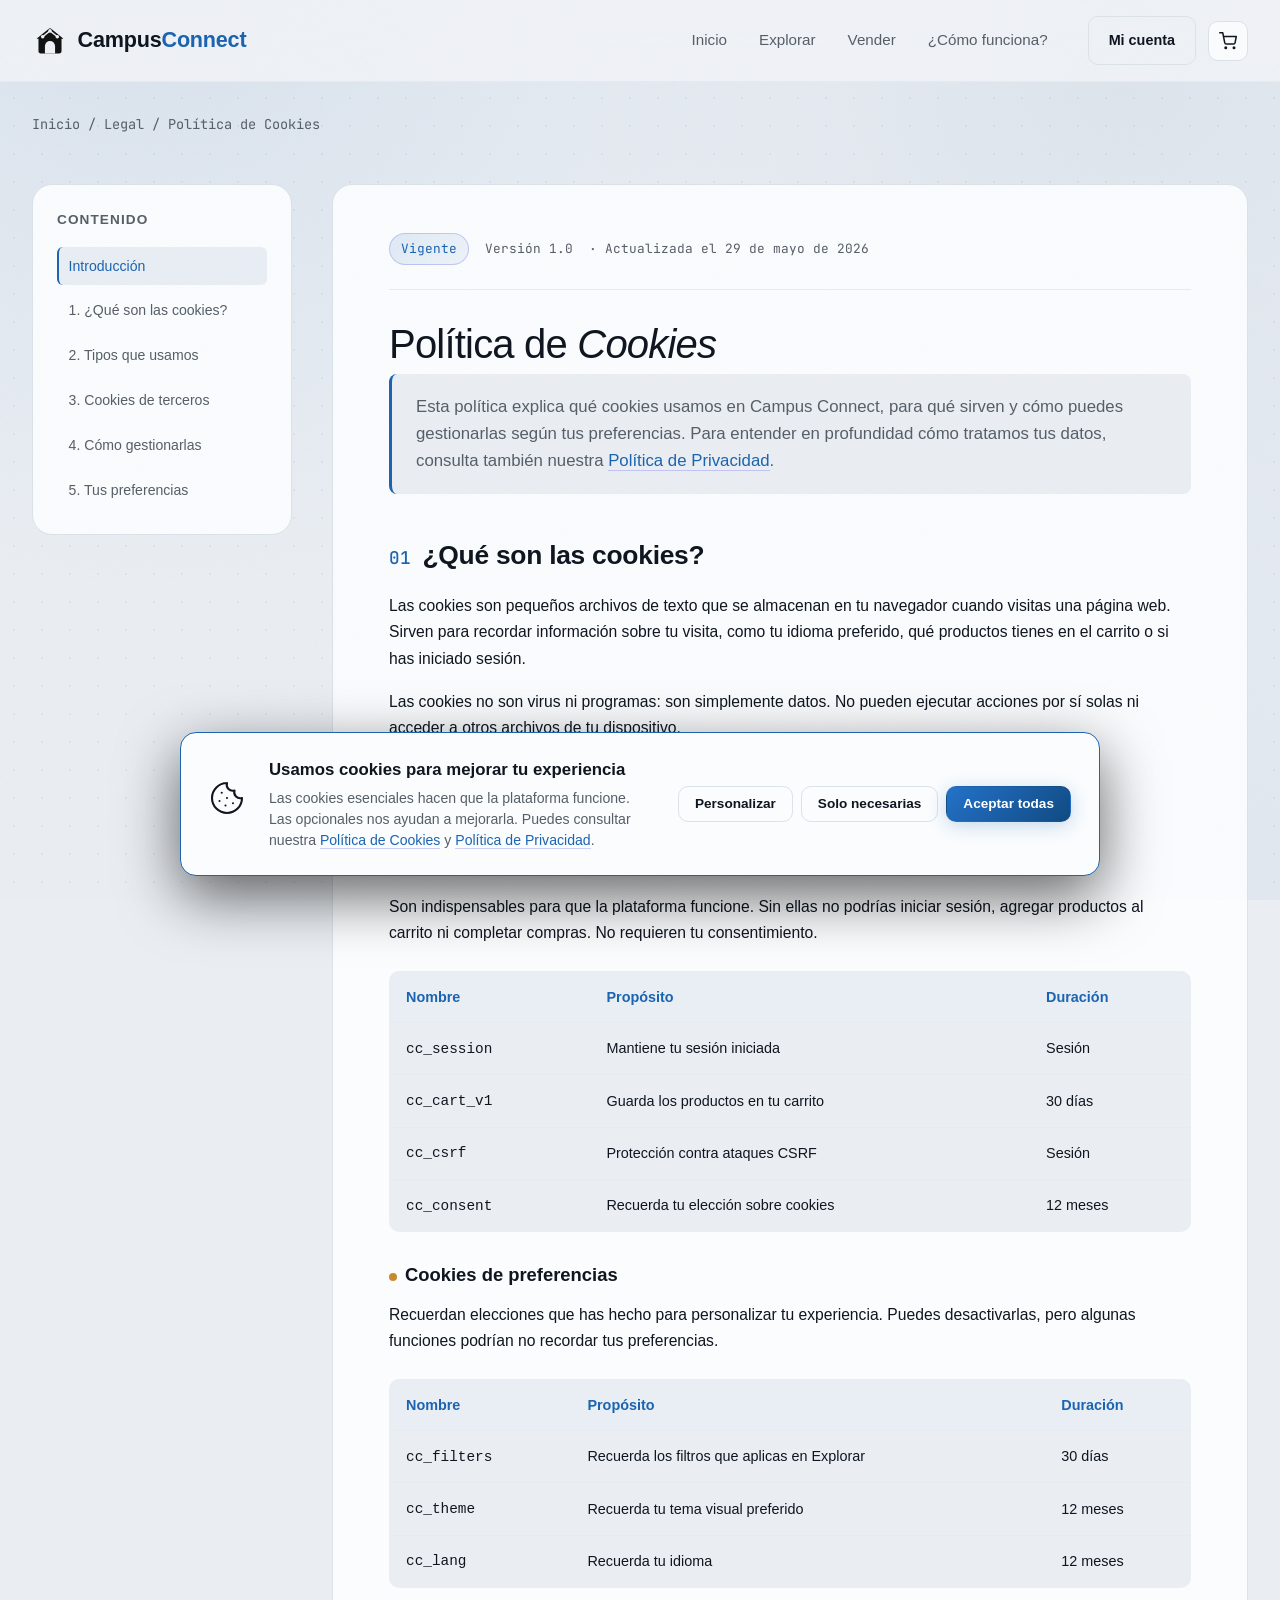
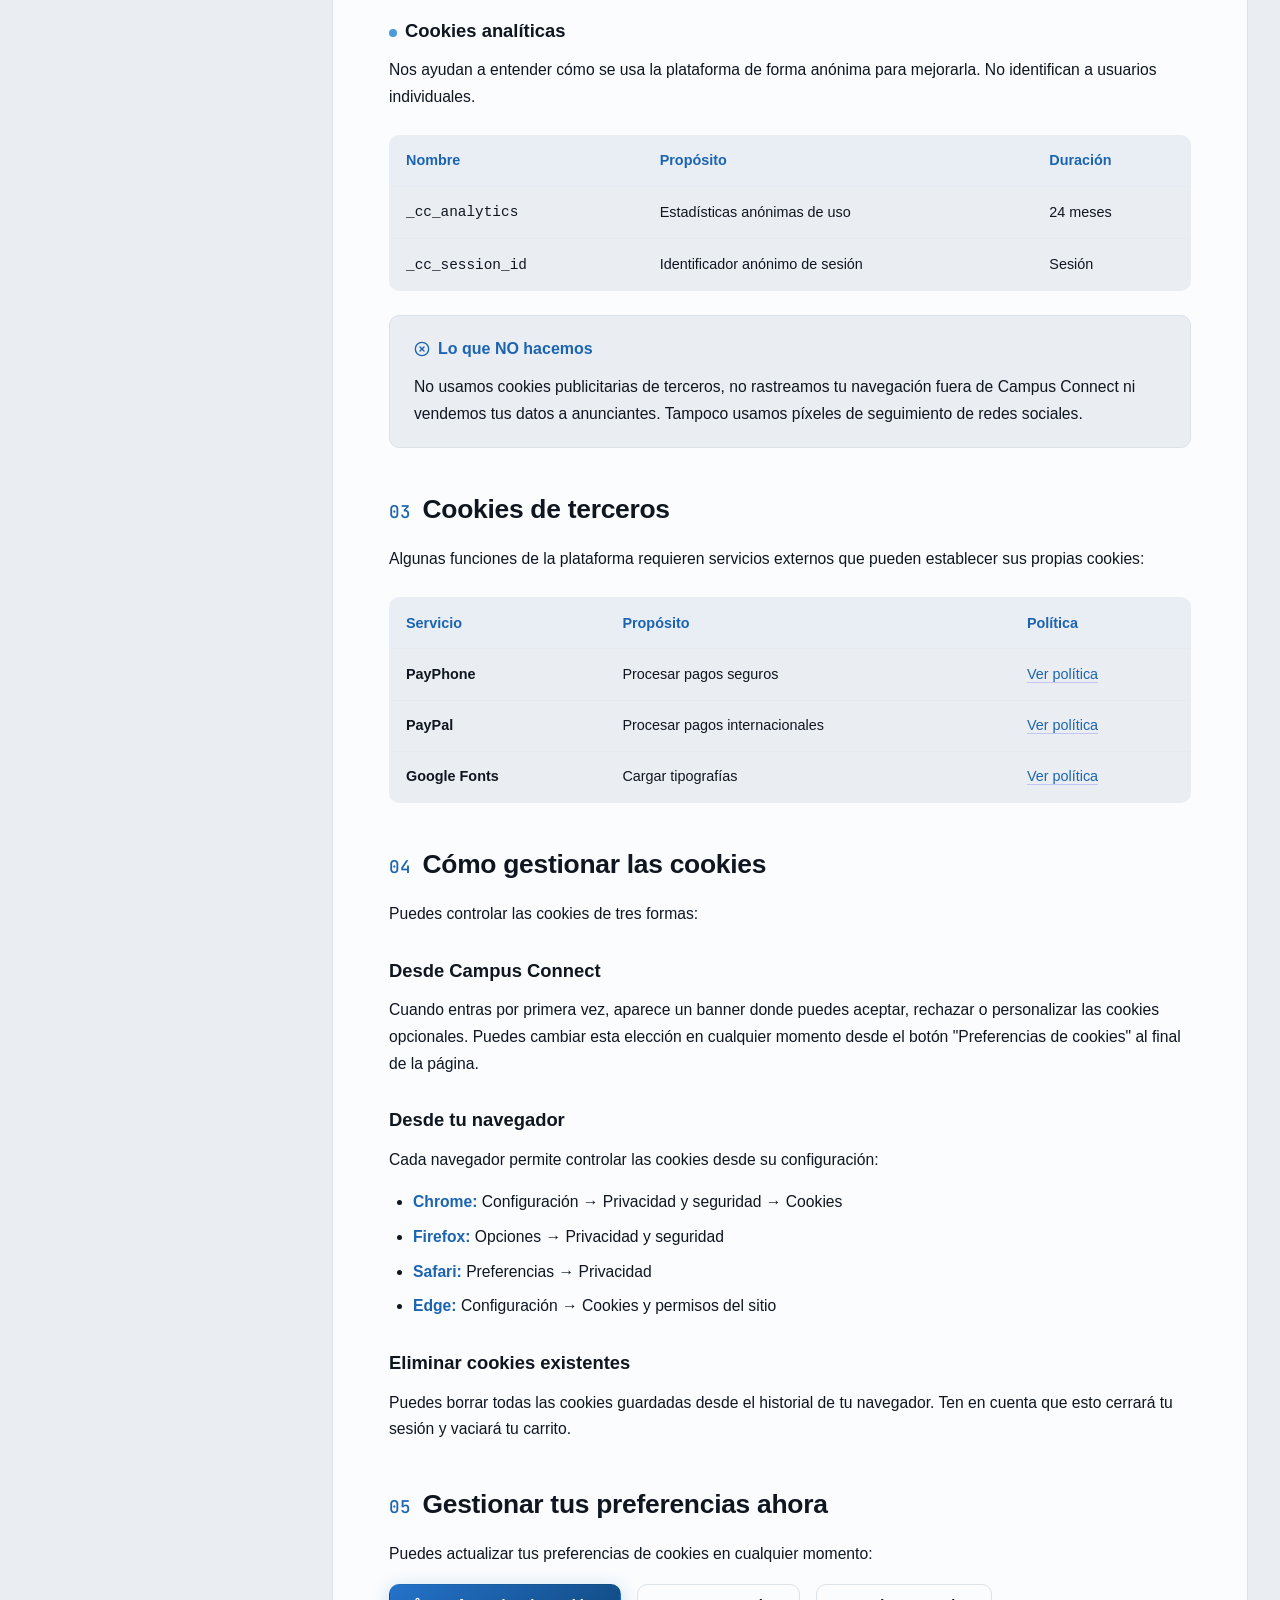
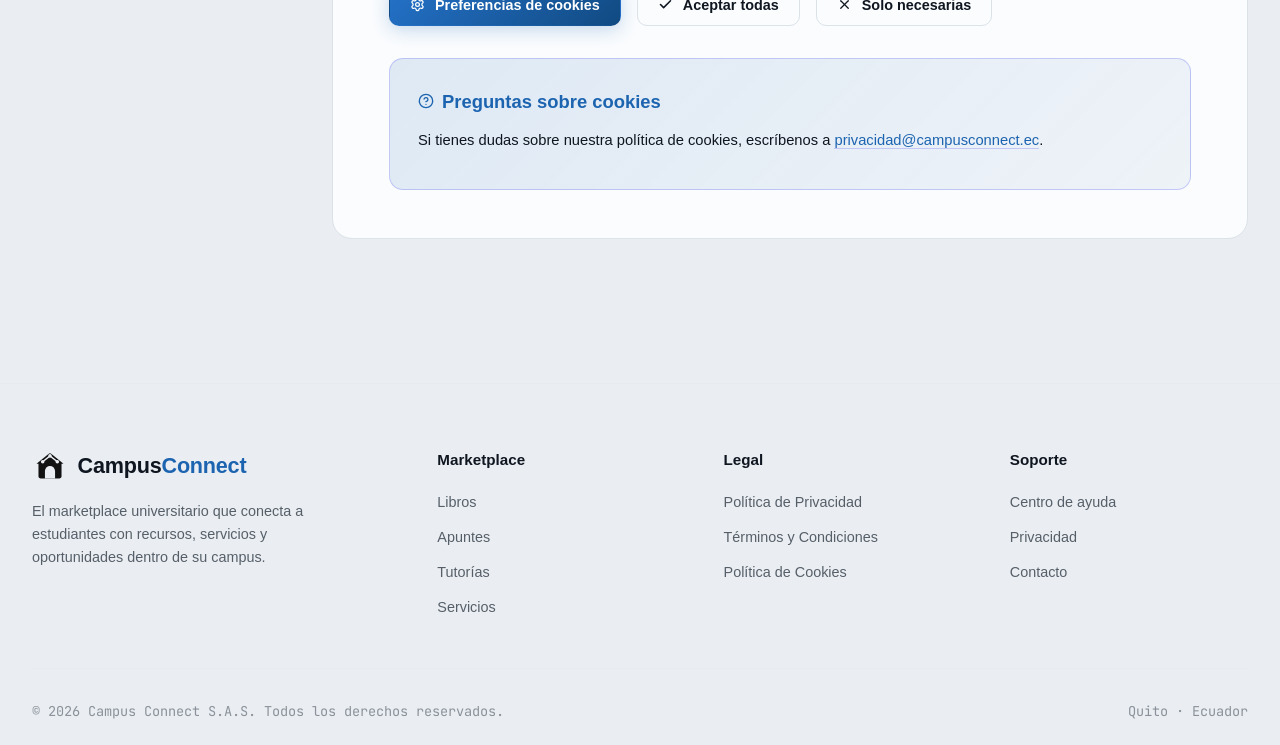
<file: cookies.html>
<!DOCTYPE html>
<html lang="es">
<head>
<meta charset="UTF-8">
<meta name="viewport" content="width=device-width, initial-scale=1.0">
<title>Política de Cookies — Campus Connect</title>
<meta name="description" content="Política de cookies de Campus Connect: qué datos recopilamos y cómo puedes controlarlos.">
<meta property="og:type" content="website">
<meta property="og:site_name" content="Campus Connect">
<meta property="og:title" content="Política de Cookies — Campus Connect">
<meta property="og:description" content="Política de cookies de Campus Connect: qué datos recopilamos y cómo puedes controlarlos.">
<meta property="og:image" content="https://micampusconnect.shop/assets/logo.png">
<meta property="og:url" content="https://micampusconnect.shop/cookies.html">
<meta name="twitter:card" content="summary_large_image">
<link rel="icon" type="image/png" href="assets/logo-icon.png">
<link rel="preconnect" href="https://fonts.googleapis.com">
<link rel="preconnect" href="https://fonts.gstatic.com" crossorigin>
<link href="https://fonts.googleapis.com/css2?family=JetBrains+Mono:wght@400;500;600;700&display=swap" rel="stylesheet">
<link rel="stylesheet" href="styles.css">
<link rel="stylesheet" href="legal.css">
</head>
<body>

<nav class="nav">
  <div class="nav-inner">
    <a href="index.html" class="logo">
      <img src="assets/logo-icon.svg" class="logo-mark" alt="Campus Connect">
      <span>Campus<span style="color: var(--primary)">Connect</span></span>
    </a>
    <div class="nav-links">
      <a href="index.html">Inicio</a>
      <a href="explorar.html">Explorar</a>
      <a href="vender.html">Vender</a>
      <a href="index.html#como-funciona">¿Cómo funciona?</a>
    </div>
    <div class="nav-actions">
      <a href="cuenta.html" class="btn btn-ghost">Mi cuenta</a>
      <a href="carrito.html" class="cart-btn">
        <svg width="18" height="18" viewBox="0 0 24 24" fill="none" stroke="currentColor" stroke-width="2" stroke-linecap="round" stroke-linejoin="round"><circle cx="9" cy="21" r="1"/><circle cx="20" cy="21" r="1"/><path d="M1 1h4l2.68 13.39a2 2 0 002 1.61h9.72a2 2 0 002-1.61L23 6H6"/></svg>
        <span class="cart-count">0</span>
      </a>
      <button class="nav-hamburger" onclick="toggleMobileNav()" aria-label="Abrir menú">
        <svg width="20" height="20" viewBox="0 0 24 24" fill="none" stroke="currentColor" stroke-width="2" stroke-linecap="round" stroke-linejoin="round"><line x1="4" x2="20" y1="6" y2="6"/><line x1="4" x2="20" y1="12" y2="12"/><line x1="4" x2="20" y1="18" y2="18"/></svg>
      </button>
    </div>
  </div>
  <div class="mobile-nav-panel" id="mobile-nav-panel">
    <a href="index.html">Inicio</a>
    <a href="explorar.html">Explorar</a>
    <a href="vender.html">Vender</a>
    <a href="index.html#como-funciona">¿Cómo funciona?</a>
  </div>
</nav>

<div class="container">
  <div class="breadcrumb" style="padding-top: 2rem;">
    <a href="index.html">Inicio</a> / <a href="legal.html">Legal</a> / <span>Política de Cookies</span>
  </div>

  <div class="legal-layout">
    <aside class="legal-toc">
      <h4>Contenido</h4>
      <ul>
        <li><a href="#intro" class="active">Introducción</a></li>
        <li><a href="#que-son">1. ¿Qué son las cookies?</a></li>
        <li><a href="#tipos">2. Tipos que usamos</a></li>
        <li><a href="#terceros">3. Cookies de terceros</a></li>
        <li><a href="#gestion">4. Cómo gestionarlas</a></li>
        <li><a href="#preferencias">5. Tus preferencias</a></li>
      </ul>
    </aside>

    <article class="legal-content">
      <div class="legal-meta">
        <span class="legal-meta-badge">Vigente</span>
        <span>Versión 1.0</span>
        <span>· Actualizada el 29 de mayo de 2026</span>
      </div>

      <h1>Política de <em>Cookies</em></h1>

      <div class="legal-intro" id="intro">
        Esta política explica qué cookies usamos en Campus Connect, para qué sirven y cómo puedes gestionarlas según tus preferencias. Para entender en profundidad cómo tratamos tus datos, consulta también nuestra <a href="privacidad.html">Política de Privacidad</a>.
      </div>

      <h2 id="que-son"><span class="num">01</span>¿Qué son las cookies?</h2>
      <p>Las cookies son pequeños archivos de texto que se almacenan en tu navegador cuando visitas una página web. Sirven para recordar información sobre tu visita, como tu idioma preferido, qué productos tienes en el carrito o si has iniciado sesión.</p>
      <p>Las cookies no son virus ni programas: son simplemente datos. No pueden ejecutar acciones por sí solas ni acceder a otros archivos de tu dispositivo.</p>

      <h2 id="tipos"><span class="num">02</span>Tipos de cookies que usamos</h2>

      <h3><span style="display:inline-block; width:8px; height:8px; border-radius:50%; background:var(--green); margin-right:0.5rem;"></span>Cookies estrictamente necesarias</h3>
      <p>Son indispensables para que la plataforma funcione. Sin ellas no podrías iniciar sesión, agregar productos al carrito ni completar compras. No requieren tu consentimiento.</p>

      <table class="data-table">
        <thead>
          <tr><th>Nombre</th><th>Propósito</th><th>Duración</th></tr>
        </thead>
        <tbody>
          <tr><td><code>cc_session</code></td><td>Mantiene tu sesión iniciada</td><td>Sesión</td></tr>
          <tr><td><code>cc_cart_v1</code></td><td>Guarda los productos en tu carrito</td><td>30 días</td></tr>
          <tr><td><code>cc_csrf</code></td><td>Protección contra ataques CSRF</td><td>Sesión</td></tr>
          <tr><td><code>cc_consent</code></td><td>Recuerda tu elección sobre cookies</td><td>12 meses</td></tr>
        </tbody>
      </table>

      <h3><span style="display:inline-block; width:8px; height:8px; border-radius:50%; background:var(--amber); margin-right:0.5rem;"></span>Cookies de preferencias</h3>
      <p>Recuerdan elecciones que has hecho para personalizar tu experiencia. Puedes desactivarlas, pero algunas funciones podrían no recordar tus preferencias.</p>

      <table class="data-table">
        <thead>
          <tr><th>Nombre</th><th>Propósito</th><th>Duración</th></tr>
        </thead>
        <tbody>
          <tr><td><code>cc_filters</code></td><td>Recuerda los filtros que aplicas en Explorar</td><td>30 días</td></tr>
          <tr><td><code>cc_theme</code></td><td>Recuerda tu tema visual preferido</td><td>12 meses</td></tr>
          <tr><td><code>cc_lang</code></td><td>Recuerda tu idioma</td><td>12 meses</td></tr>
        </tbody>
      </table>

      <h3><span style="display:inline-block; width:8px; height:8px; border-radius:50%; background:var(--primary-light); margin-right:0.5rem;"></span>Cookies analíticas</h3>
      <p>Nos ayudan a entender cómo se usa la plataforma de forma anónima para mejorarla. No identifican a usuarios individuales.</p>

      <table class="data-table">
        <thead>
          <tr><th>Nombre</th><th>Propósito</th><th>Duración</th></tr>
        </thead>
        <tbody>
          <tr><td><code>_cc_analytics</code></td><td>Estadísticas anónimas de uso</td><td>24 meses</td></tr>
          <tr><td><code>_cc_session_id</code></td><td>Identificador anónimo de sesión</td><td>Sesión</td></tr>
        </tbody>
      </table>

      <div class="highlight">
        <h3 style="display:flex; align-items:center; gap:0.5rem;"><svg width="16" height="16" viewBox="0 0 24 24" fill="none" stroke="currentColor" stroke-width="2" stroke-linecap="round" stroke-linejoin="round"><circle cx="12" cy="12" r="10"/><path d="m15 9-6 6"/><path d="m9 9 6 6"/></svg> Lo que NO hacemos</h3>
        <p>No usamos cookies publicitarias de terceros, no rastreamos tu navegación fuera de Campus Connect ni vendemos tus datos a anunciantes. Tampoco usamos píxeles de seguimiento de redes sociales.</p>
      </div>

      <h2 id="terceros"><span class="num">03</span>Cookies de terceros</h2>
      <p>Algunas funciones de la plataforma requieren servicios externos que pueden establecer sus propias cookies:</p>

      <table class="data-table">
        <thead>
          <tr><th>Servicio</th><th>Propósito</th><th>Política</th></tr>
        </thead>
        <tbody>
          <tr>
            <td><strong>PayPhone</strong></td>
            <td>Procesar pagos seguros</td>
            <td><a href="https://payphone.app" target="_blank">Ver política</a></td>
          </tr>
          <tr>
            <td><strong>PayPal</strong></td>
            <td>Procesar pagos internacionales</td>
            <td><a href="https://www.paypal.com/ec/legalhub/privacy-full" target="_blank">Ver política</a></td>
          </tr>
          <tr>
            <td><strong>Google Fonts</strong></td>
            <td>Cargar tipografías</td>
            <td><a href="https://policies.google.com/privacy" target="_blank">Ver política</a></td>
          </tr>
        </tbody>
      </table>

      <h2 id="gestion"><span class="num">04</span>Cómo gestionar las cookies</h2>
      <p>Puedes controlar las cookies de tres formas:</p>

      <h3>Desde Campus Connect</h3>
      <p>Cuando entras por primera vez, aparece un banner donde puedes aceptar, rechazar o personalizar las cookies opcionales. Puedes cambiar esta elección en cualquier momento desde el botón "Preferencias de cookies" al final de la página.</p>

      <h3>Desde tu navegador</h3>
      <p>Cada navegador permite controlar las cookies desde su configuración:</p>
      <ul>
        <li><strong>Chrome:</strong> Configuración → Privacidad y seguridad → Cookies</li>
        <li><strong>Firefox:</strong> Opciones → Privacidad y seguridad</li>
        <li><strong>Safari:</strong> Preferencias → Privacidad</li>
        <li><strong>Edge:</strong> Configuración → Cookies y permisos del sitio</li>
      </ul>

      <h3>Eliminar cookies existentes</h3>
      <p>Puedes borrar todas las cookies guardadas desde el historial de tu navegador. Ten en cuenta que esto cerrará tu sesión y vaciará tu carrito.</p>

      <h2 id="preferencias"><span class="num">05</span>Gestionar tus preferencias ahora</h2>
      <p>Puedes actualizar tus preferencias de cookies en cualquier momento:</p>

      <div style="display: flex; gap: 1rem; flex-wrap: wrap; margin-top: 1rem;">
        <button class="btn btn-primary" onclick="openCookiePreferences()"><svg width="15" height="15" viewBox="0 0 24 24" fill="none" stroke="currentColor" stroke-width="2" stroke-linecap="round" stroke-linejoin="round" style="vertical-align:-2px; margin-right:2px;"><path d="M9.671 4.136a2.34 2.34 0 0 1 4.659 0 2.34 2.34 0 0 0 3.319 1.915 2.34 2.34 0 0 1 2.33 4.033 2.34 2.34 0 0 0 0 3.831 2.34 2.34 0 0 1-2.33 4.033 2.34 2.34 0 0 0-3.319 1.915 2.34 2.34 0 0 1-4.659 0 2.34 2.34 0 0 0-3.32-1.915 2.34 2.34 0 0 1-2.33-4.033 2.34 2.34 0 0 0 0-3.831A2.34 2.34 0 0 1 6.35 6.051a2.34 2.34 0 0 0 3.319-1.915"/><circle cx="12" cy="12" r="3"/></svg> Preferencias de cookies</button>
        <button class="btn btn-ghost" onclick="acceptAllCookies()"><svg width="15" height="15" viewBox="0 0 24 24" fill="none" stroke="currentColor" stroke-width="2.5" stroke-linecap="round" stroke-linejoin="round" style="vertical-align:-2px; margin-right:2px;"><path d="M20 6 9 17l-5-5"/></svg> Aceptar todas</button>
        <button class="btn btn-ghost" onclick="rejectOptionalCookies()"><svg width="15" height="15" viewBox="0 0 24 24" fill="none" stroke="currentColor" stroke-width="2" stroke-linecap="round" stroke-linejoin="round" style="vertical-align:-2px; margin-right:2px;"><path d="M18 6 6 18"/><path d="m6 6 12 12"/></svg> Solo necesarias</button>
      </div>

      <div class="contact-card">
        <h3 style="display:flex; align-items:center; gap:0.5rem;"><svg width="16" height="16" viewBox="0 0 24 24" fill="none" stroke="currentColor" stroke-width="2" stroke-linecap="round" stroke-linejoin="round"><circle cx="12" cy="12" r="10"/><path d="M9.09 9a3 3 0 0 1 5.83 1c0 2-3 3-3 3"/><path d="M12 17h.01"/></svg> Preguntas sobre cookies</h3>
        <p>Si tienes dudas sobre nuestra política de cookies, escríbenos a <a href="mailto:privacidad@campusconnect.ec">privacidad@campusconnect.ec</a>.</p>
      </div>
    </article>
  </div>
</div>

<footer class="footer">
  <div class="container">
    <div class="footer-grid">
      <div class="footer-brand">
        <a href="index.html" class="logo">
          <img src="assets/logo-icon.svg" class="logo-mark" alt="Campus Connect">
          <span>Campus<span style="color: var(--primary)">Connect</span></span>
        </a>
        <p>El marketplace universitario que conecta a estudiantes con recursos, servicios y oportunidades dentro de su campus.</p>
      </div>
      <div class="footer-col">
        <h4>Marketplace</h4>
        <ul>
          <li><a href="explorar.html?cat=Libros">Libros</a></li>
          <li><a href="explorar.html?cat=Apuntes">Apuntes</a></li>
          <li><a href="explorar.html?cat=Tutorías">Tutorías</a></li>
          <li><a href="explorar.html?cat=Servicios">Servicios</a></li>
        </ul>
      </div>
      <div class="footer-col">
        <h4>Legal</h4>
        <ul>
          <li><a href="privacidad.html">Política de Privacidad</a></li>
          <li><a href="terminos.html">Términos y Condiciones</a></li>
          <li><a href="cookies.html">Política de Cookies</a></li>
        </ul>
      </div>
      <div class="footer-col">
        <h4>Soporte</h4>
        <ul>
          <li><a href="mailto:hola@campusconnect.ec">Centro de ayuda</a></li>
          <li><a href="mailto:privacidad@campusconnect.ec">Privacidad</a></li>
          <li><a href="mailto:hola@campusconnect.ec">Contacto</a></li>
        </ul>
      </div>
    </div>
    <div class="footer-bottom">
      <span>© 2026 Campus Connect S.A.S. Todos los derechos reservados.</span>
      <span>Quito · Ecuador</span>
    </div>
  </div>
</footer>

<script src="app.js"></script>
<script src="cookies.js"></script>
<script>
  function openCookiePreferences() {
    document.getElementById('cookie-banner').style.display = 'flex';
    showToast('Banner de preferencias mostrado');
  }
  function acceptAllCookies() {
    localStorage.setItem('cc_consent', JSON.stringify({ essential: true, preferences: true, analytics: true, date: new Date().toISOString() }));
    showToast('Todas las cookies aceptadas');
  }
  function rejectOptionalCookies() {
    localStorage.setItem('cc_consent', JSON.stringify({ essential: true, preferences: false, analytics: false, date: new Date().toISOString() }));
    showToast('Solo cookies necesarias activas');
  }

  const links = document.querySelectorAll('.legal-toc a');
  const sections = document.querySelectorAll('.legal-content h2, .legal-intro');
  window.addEventListener('scroll', () => {
    let current = 'intro';
    sections.forEach(s => {
      if (s.getBoundingClientRect().top <= 120) current = s.id || current;
    });
    links.forEach(l => l.classList.toggle('active', l.getAttribute('href') === '#' + current));
  });
</script>
</body>
</html>
</file>
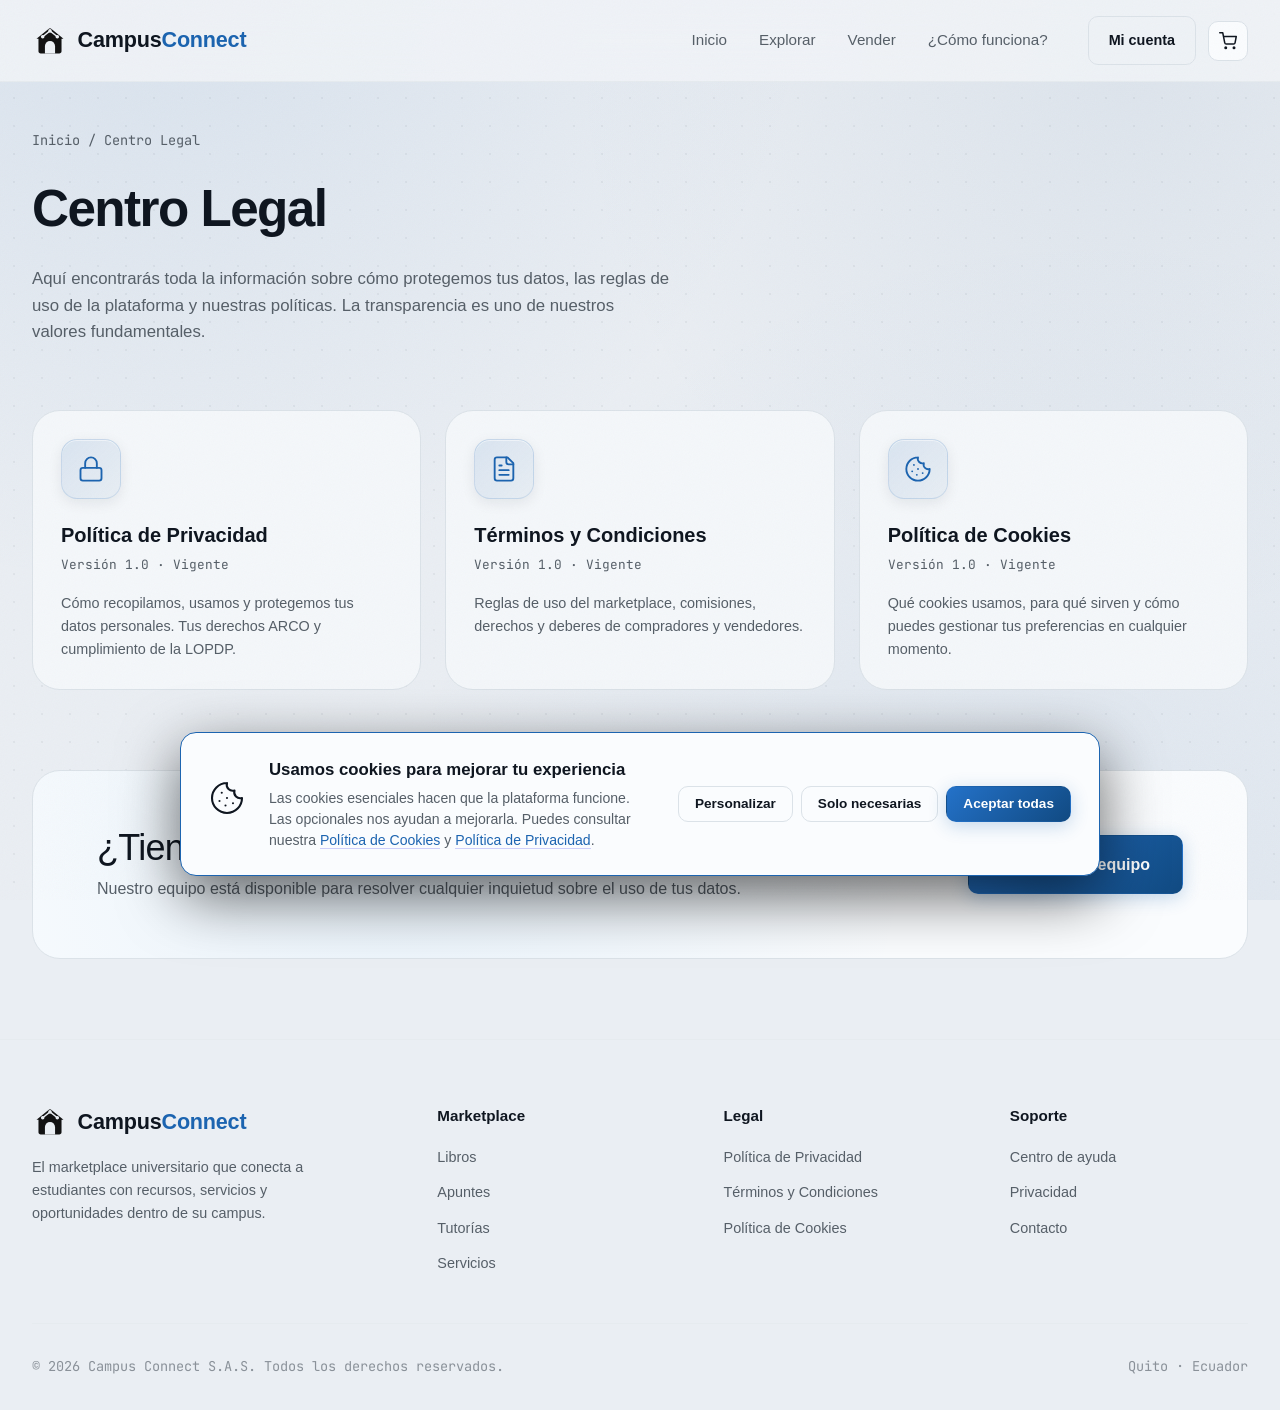
<file: legal.html>
<!DOCTYPE html>
<html lang="es">
<head>
<meta charset="UTF-8">
<meta name="viewport" content="width=device-width, initial-scale=1.0">
<title>Centro Legal — Campus Connect</title>
<meta name="description" content="Centro legal de Campus Connect: privacidad, términos y condiciones, y política de cookies.">
<meta property="og:type" content="website">
<meta property="og:site_name" content="Campus Connect">
<meta property="og:title" content="Centro Legal — Campus Connect">
<meta property="og:description" content="Centro legal de Campus Connect: privacidad, términos y condiciones, y política de cookies.">
<meta property="og:image" content="https://micampusconnect.shop/assets/logo.png">
<meta property="og:url" content="https://micampusconnect.shop/legal.html">
<meta name="twitter:card" content="summary_large_image">
<link rel="icon" type="image/png" href="assets/logo-icon.png">
<link rel="preconnect" href="https://fonts.googleapis.com">
<link rel="preconnect" href="https://fonts.gstatic.com" crossorigin>
<link href="https://fonts.googleapis.com/css2?family=JetBrains+Mono:wght@400;500;600;700&display=swap" rel="stylesheet">
<link rel="stylesheet" href="styles.css">
<link rel="stylesheet" href="legal.css">
</head>
<body>

<nav class="nav">
  <div class="nav-inner">
    <a href="index.html" class="logo">
      <img src="assets/logo-icon.svg" class="logo-mark" alt="Campus Connect">
      <span>Campus<span style="color: var(--primary)">Connect</span></span>
    </a>
    <div class="nav-links">
      <a href="index.html">Inicio</a>
      <a href="explorar.html">Explorar</a>
      <a href="vender.html">Vender</a>
      <a href="index.html#como-funciona">¿Cómo funciona?</a>
    </div>
    <div class="nav-actions">
      <a href="cuenta.html" class="btn btn-ghost">Mi cuenta</a>
      <a href="carrito.html" class="cart-btn">
        <svg width="18" height="18" viewBox="0 0 24 24" fill="none" stroke="currentColor" stroke-width="2" stroke-linecap="round" stroke-linejoin="round"><circle cx="9" cy="21" r="1"/><circle cx="20" cy="21" r="1"/><path d="M1 1h4l2.68 13.39a2 2 0 002 1.61h9.72a2 2 0 002-1.61L23 6H6"/></svg>
        <span class="cart-count">0</span>
      </a>
      <button class="nav-hamburger" onclick="toggleMobileNav()" aria-label="Abrir menú">
        <svg width="20" height="20" viewBox="0 0 24 24" fill="none" stroke="currentColor" stroke-width="2" stroke-linecap="round" stroke-linejoin="round"><line x1="4" x2="20" y1="6" y2="6"/><line x1="4" x2="20" y1="12" y2="12"/><line x1="4" x2="20" y1="18" y2="18"/></svg>
      </button>
    </div>
  </div>
  <div class="mobile-nav-panel" id="mobile-nav-panel">
    <a href="index.html">Inicio</a>
    <a href="explorar.html">Explorar</a>
    <a href="vender.html">Vender</a>
    <a href="index.html#como-funciona">¿Cómo funciona?</a>
  </div>
</nav>

<div class="container">
  <header class="page-header">
    <div class="breadcrumb">
      <a href="index.html">Inicio</a> / <span>Centro Legal</span>
    </div>
    <h1>Centro <em>Legal</em></h1>
    <p style="color: var(--text-mute); max-width: 640px; margin-top: 1rem; font-size: 1.05rem;">
      Aquí encontrarás toda la información sobre cómo protegemos tus datos, las reglas de uso de la plataforma y nuestras políticas. La transparencia es uno de nuestros valores fundamentales.
    </p>
  </header>

  <div style="display: grid; grid-template-columns: repeat(3, 1fr); gap: 1.5rem; padding: 2rem 0 5rem;">
    <a href="privacidad.html" class="cat-card" style="text-decoration: none;">
      <div class="cat-icon"><svg width="28" height="28" viewBox="0 0 24 24" fill="none" stroke="currentColor" stroke-width="1.6" stroke-linecap="round" stroke-linejoin="round"><rect width="18" height="11" x="3" y="11" rx="2" ry="2"/><path d="M7 11V7a5 5 0 0 1 10 0v4"/></svg></div>
      <div class="cat-title">Política de Privacidad</div>
      <div class="cat-count" style="margin-bottom: 1rem;">Versión 1.0 · Vigente</div>
      <p style="color: var(--text-mute); font-size: 0.9rem; line-height: 1.6; margin-top: 0.5rem;">
        Cómo recopilamos, usamos y protegemos tus datos personales. Tus derechos ARCO y cumplimiento de la LOPDP.
      </p>
    </a>

    <a href="terminos.html" class="cat-card" style="text-decoration: none;">
      <div class="cat-icon"><svg width="28" height="28" viewBox="0 0 24 24" fill="none" stroke="currentColor" stroke-width="1.6" stroke-linecap="round" stroke-linejoin="round"><path d="M15 2H6a2 2 0 0 0-2 2v16a2 2 0 0 0 2 2h12a2 2 0 0 0 2-2V7z"/><path d="M14 2v4a2 2 0 0 0 2 2h4"/><path d="M10 9H8"/><path d="M16 13H8"/><path d="M16 17H8"/></svg></div>
      <div class="cat-title">Términos y Condiciones</div>
      <div class="cat-count" style="margin-bottom: 1rem;">Versión 1.0 · Vigente</div>
      <p style="color: var(--text-mute); font-size: 0.9rem; line-height: 1.6; margin-top: 0.5rem;">
        Reglas de uso del marketplace, comisiones, derechos y deberes de compradores y vendedores.
      </p>
    </a>

    <a href="cookies.html" class="cat-card" style="text-decoration: none;">
      <div class="cat-icon"><svg width="28" height="28" viewBox="0 0 24 24" fill="none" stroke="currentColor" stroke-width="1.6" stroke-linecap="round" stroke-linejoin="round"><path d="M12 2a10 10 0 1 0 10 10 4 4 0 0 1-5-5 4 4 0 0 1-5-5"/><path d="M8.5 8.5v.01"/><path d="M16 15.5v.01"/><path d="M12 12v.01"/><path d="M11 17v.01"/><path d="M7 14v.01"/></svg></div>
      <div class="cat-title">Política de Cookies</div>
      <div class="cat-count" style="margin-bottom: 1rem;">Versión 1.0 · Vigente</div>
      <p style="color: var(--text-mute); font-size: 0.9rem; line-height: 1.6; margin-top: 0.5rem;">
        Qué cookies usamos, para qué sirven y cómo puedes gestionar tus preferencias en cualquier momento.
      </p>
    </a>
  </div>

  <div class="cta-banner" style="margin-bottom: 4rem;">
    <div>
      <h2 class="cta-title">¿Tienes preguntas <em>legales</em>?</h2>
      <p class="cta-desc">Nuestro equipo está disponible para resolver cualquier inquietud sobre el uso de tus datos.</p>
    </div>
    <a href="mailto:privacidad@campusconnect.ec" class="btn btn-primary btn-lg">Contactar al equipo</a>
  </div>
</div>

<footer class="footer">
  <div class="container">
    <div class="footer-grid">
      <div class="footer-brand">
        <a href="index.html" class="logo">
          <img src="assets/logo-icon.svg" class="logo-mark" alt="Campus Connect">
          <span>Campus<span style="color: var(--primary)">Connect</span></span>
        </a>
        <p>El marketplace universitario que conecta a estudiantes con recursos, servicios y oportunidades dentro de su campus.</p>
      </div>
      <div class="footer-col">
        <h4>Marketplace</h4>
        <ul>
          <li><a href="explorar.html?cat=Libros">Libros</a></li>
          <li><a href="explorar.html?cat=Apuntes">Apuntes</a></li>
          <li><a href="explorar.html?cat=Tutorías">Tutorías</a></li>
          <li><a href="explorar.html?cat=Servicios">Servicios</a></li>
        </ul>
      </div>
      <div class="footer-col">
        <h4>Legal</h4>
        <ul>
          <li><a href="privacidad.html">Política de Privacidad</a></li>
          <li><a href="terminos.html">Términos y Condiciones</a></li>
          <li><a href="cookies.html">Política de Cookies</a></li>
        </ul>
      </div>
      <div class="footer-col">
        <h4>Soporte</h4>
        <ul>
          <li><a href="mailto:hola@campusconnect.ec">Centro de ayuda</a></li>
          <li><a href="mailto:privacidad@campusconnect.ec">Privacidad</a></li>
          <li><a href="mailto:hola@campusconnect.ec">Contacto</a></li>
        </ul>
      </div>
    </div>
    <div class="footer-bottom">
      <span>© 2026 Campus Connect S.A.S. Todos los derechos reservados.</span>
      <span>Quito · Ecuador</span>
    </div>
  </div>
</footer>

<script src="app.js"></script>
<script src="cookies.js"></script>
</body>
</html>
</file>
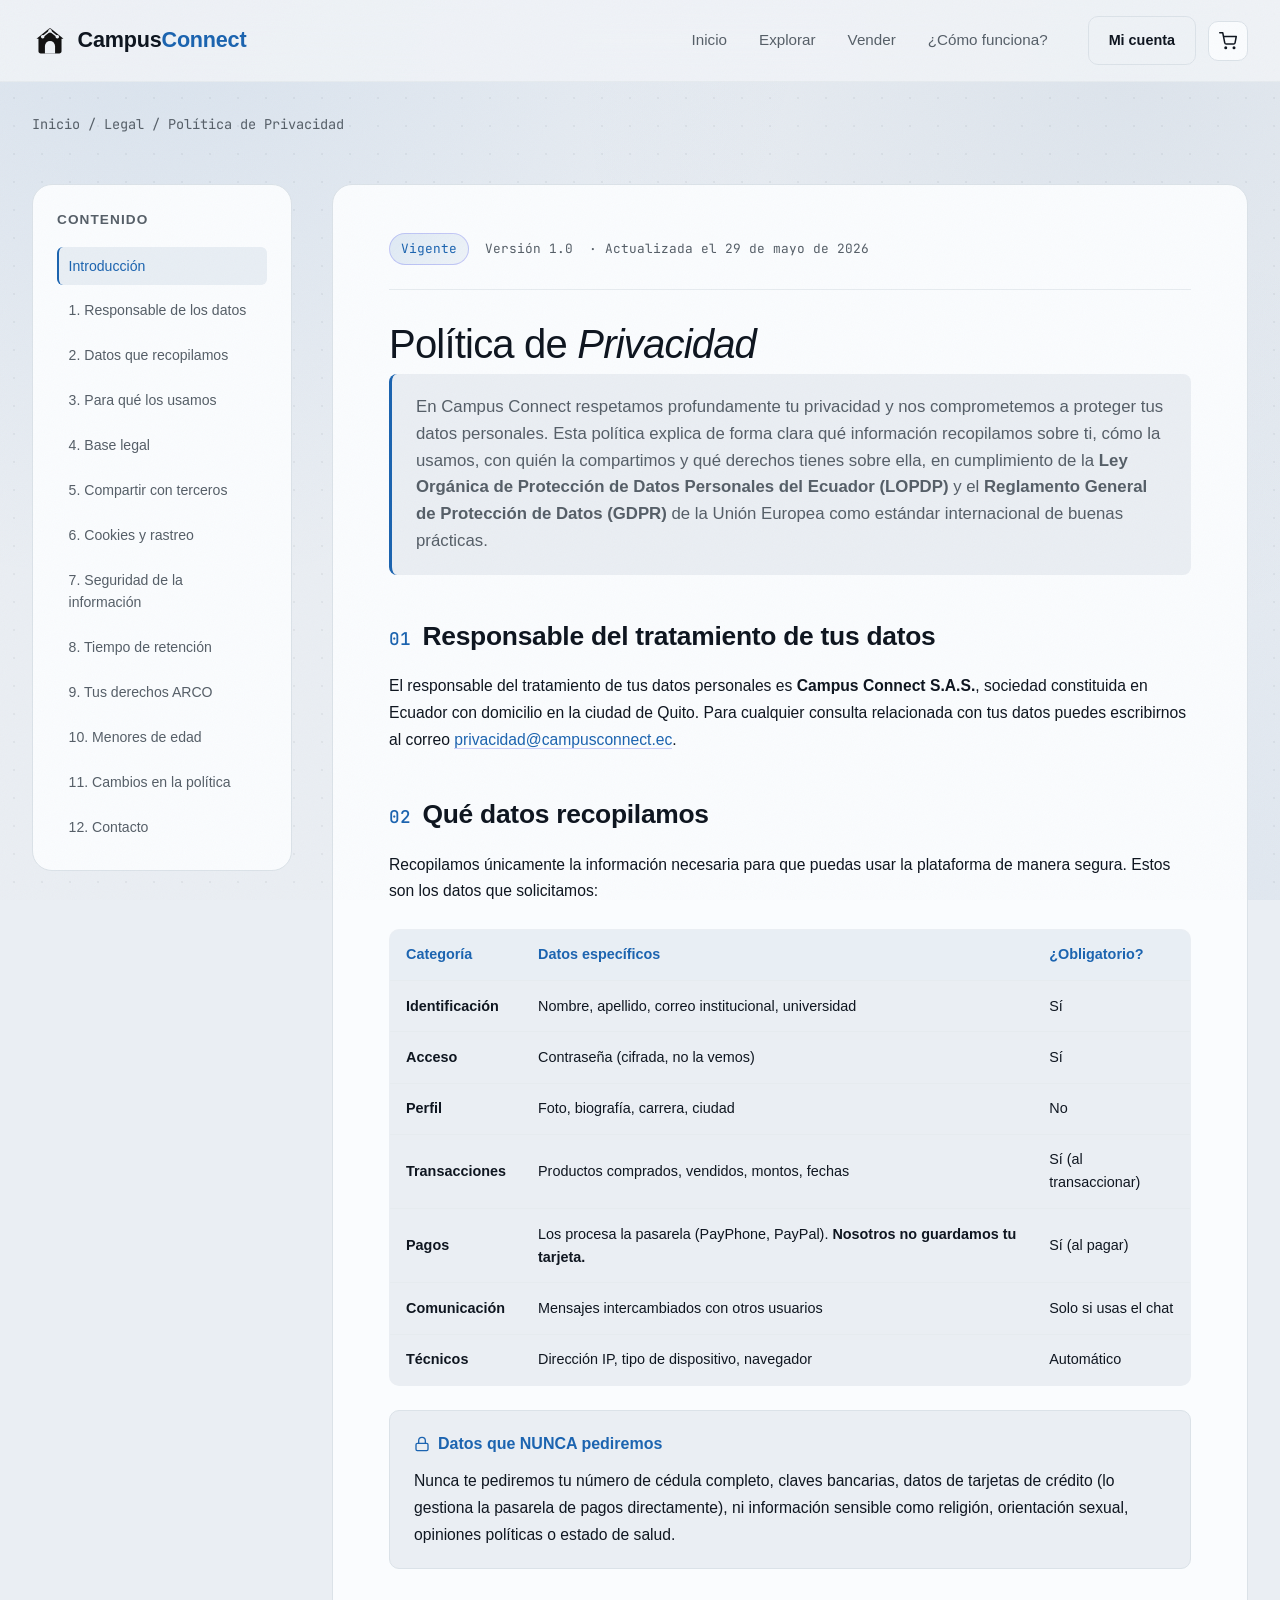
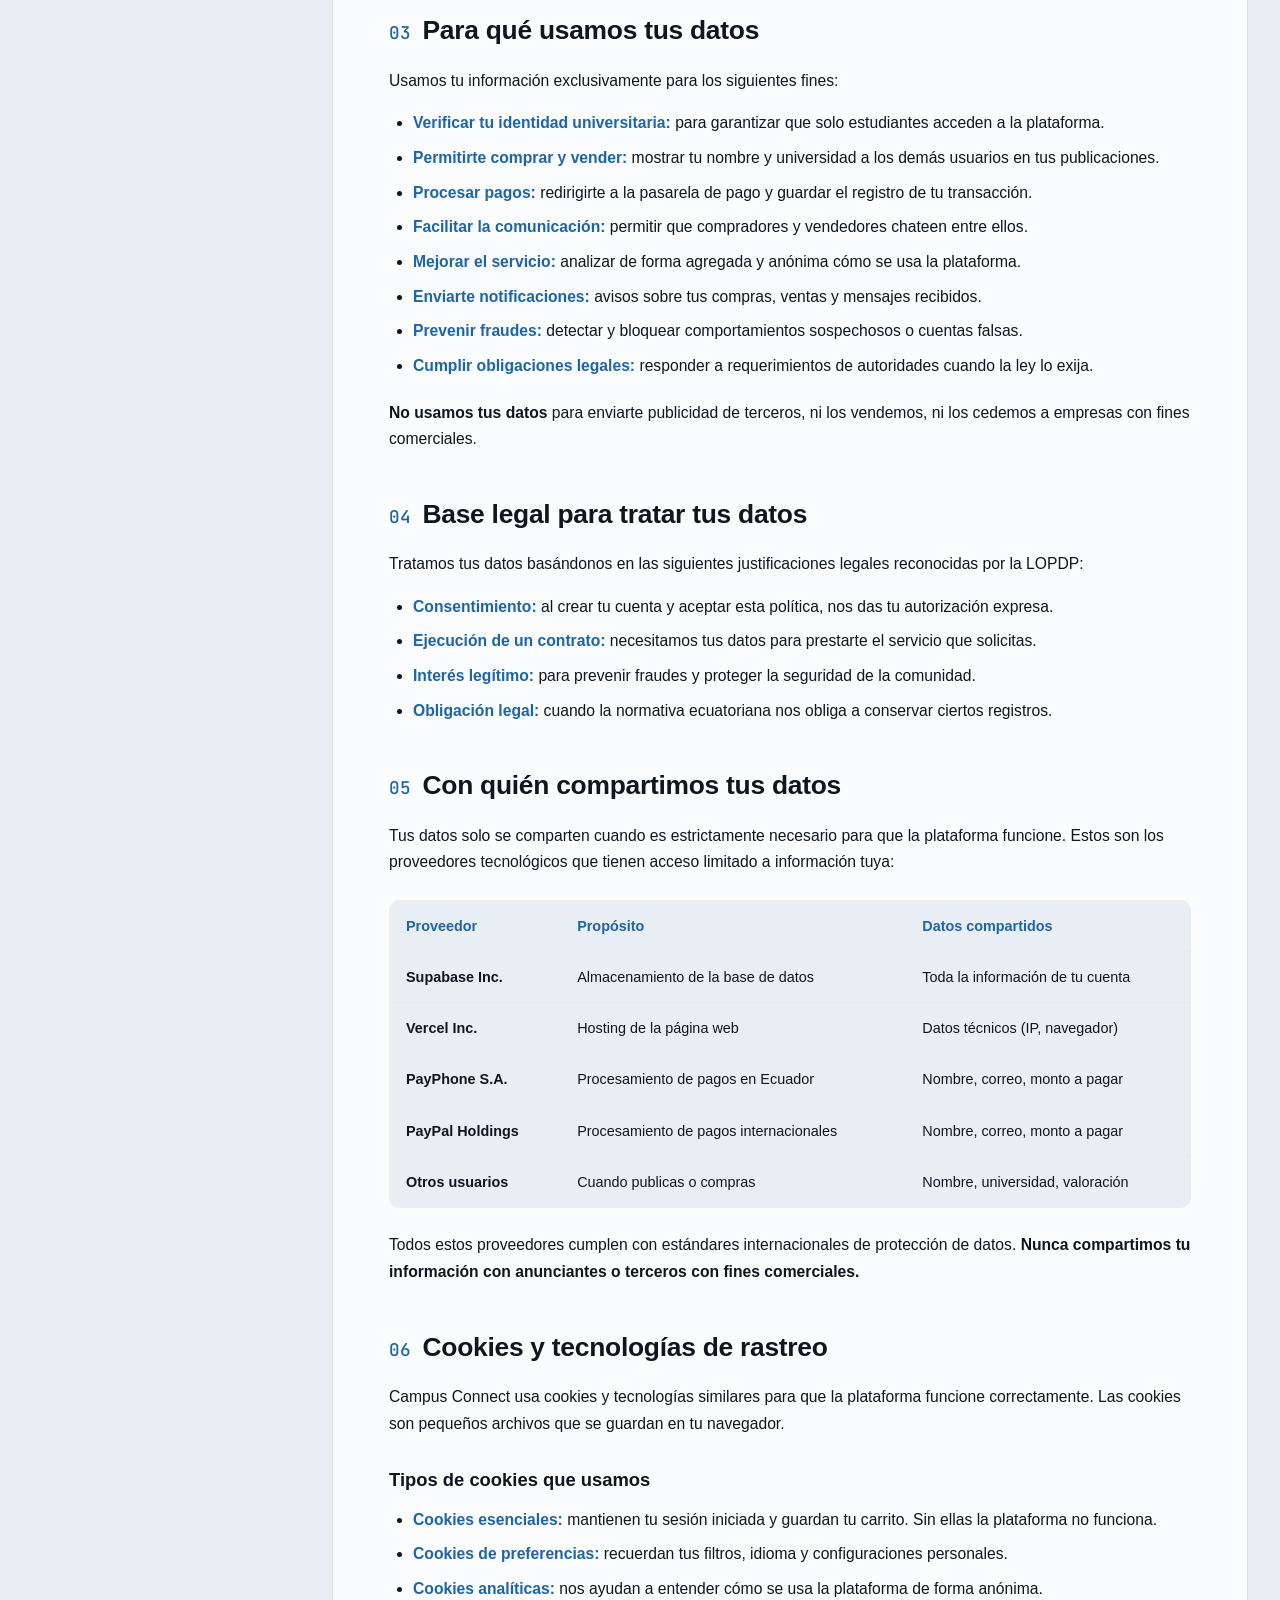
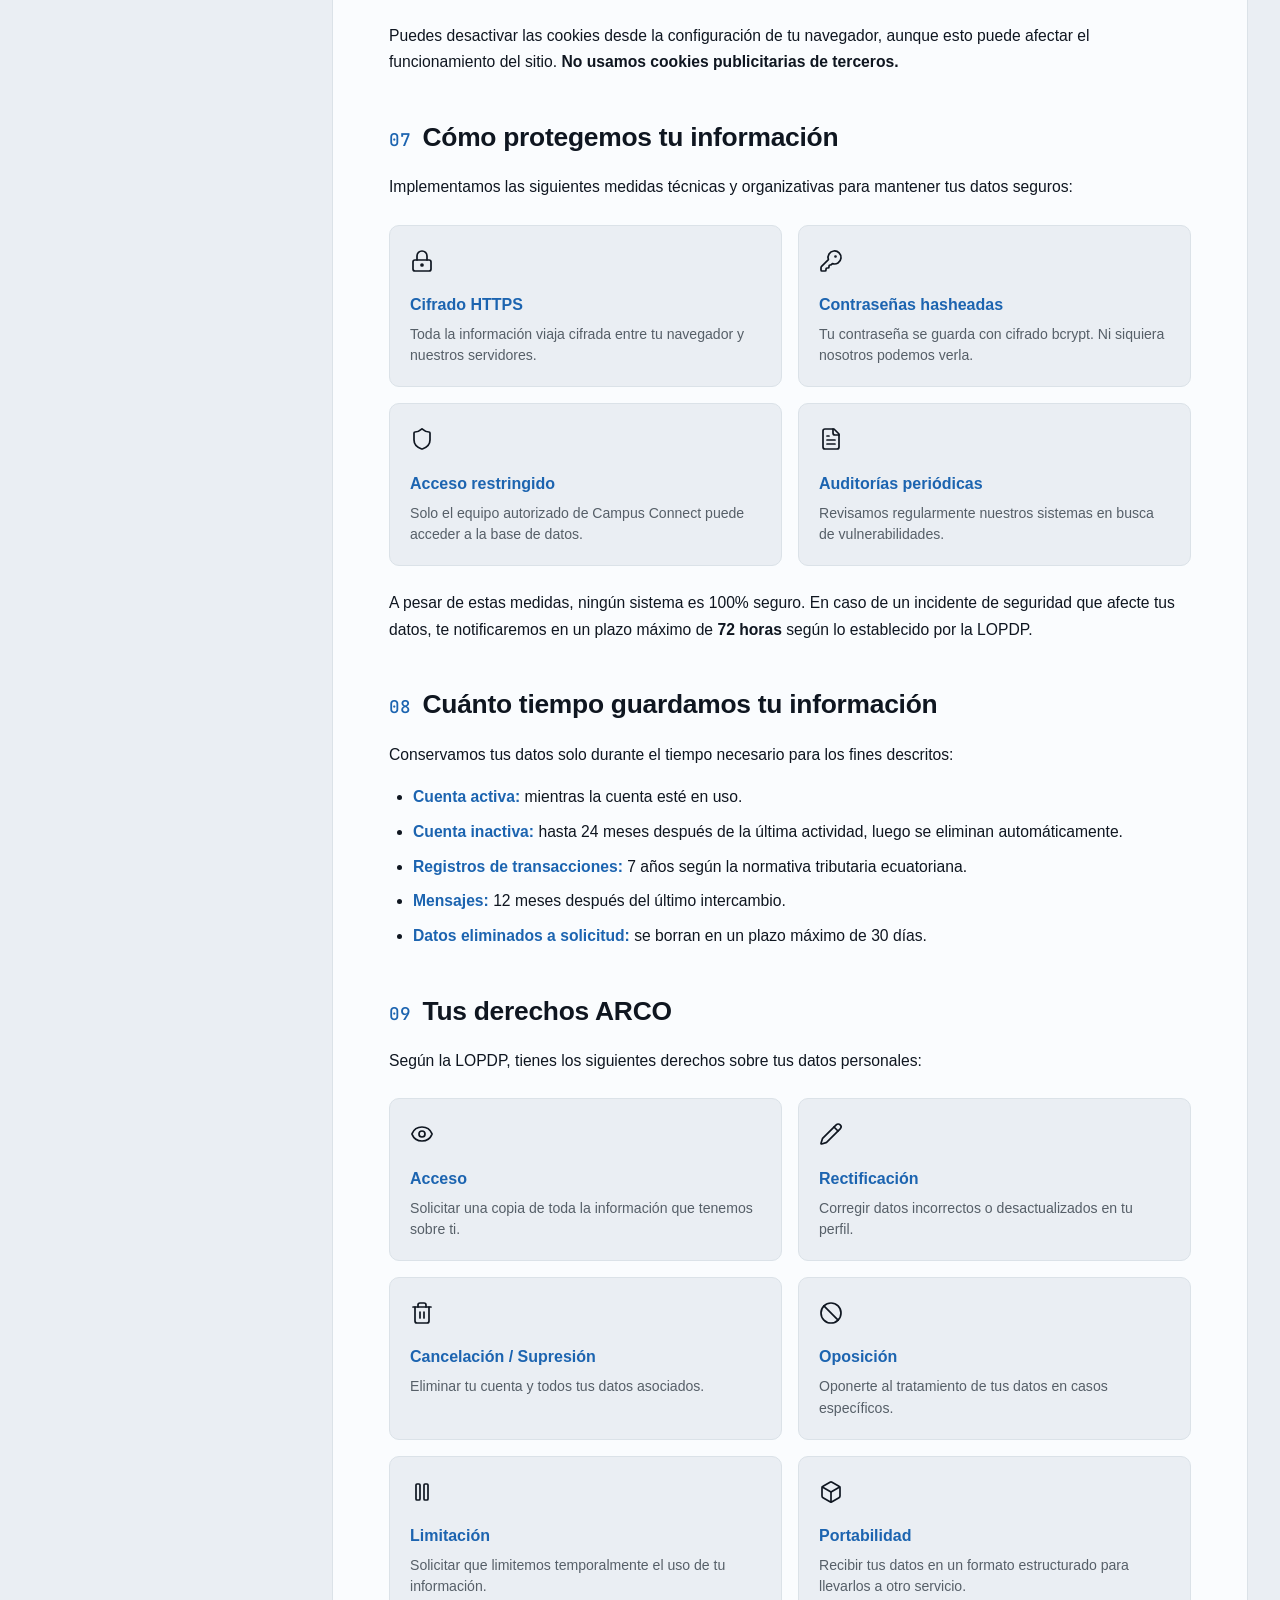
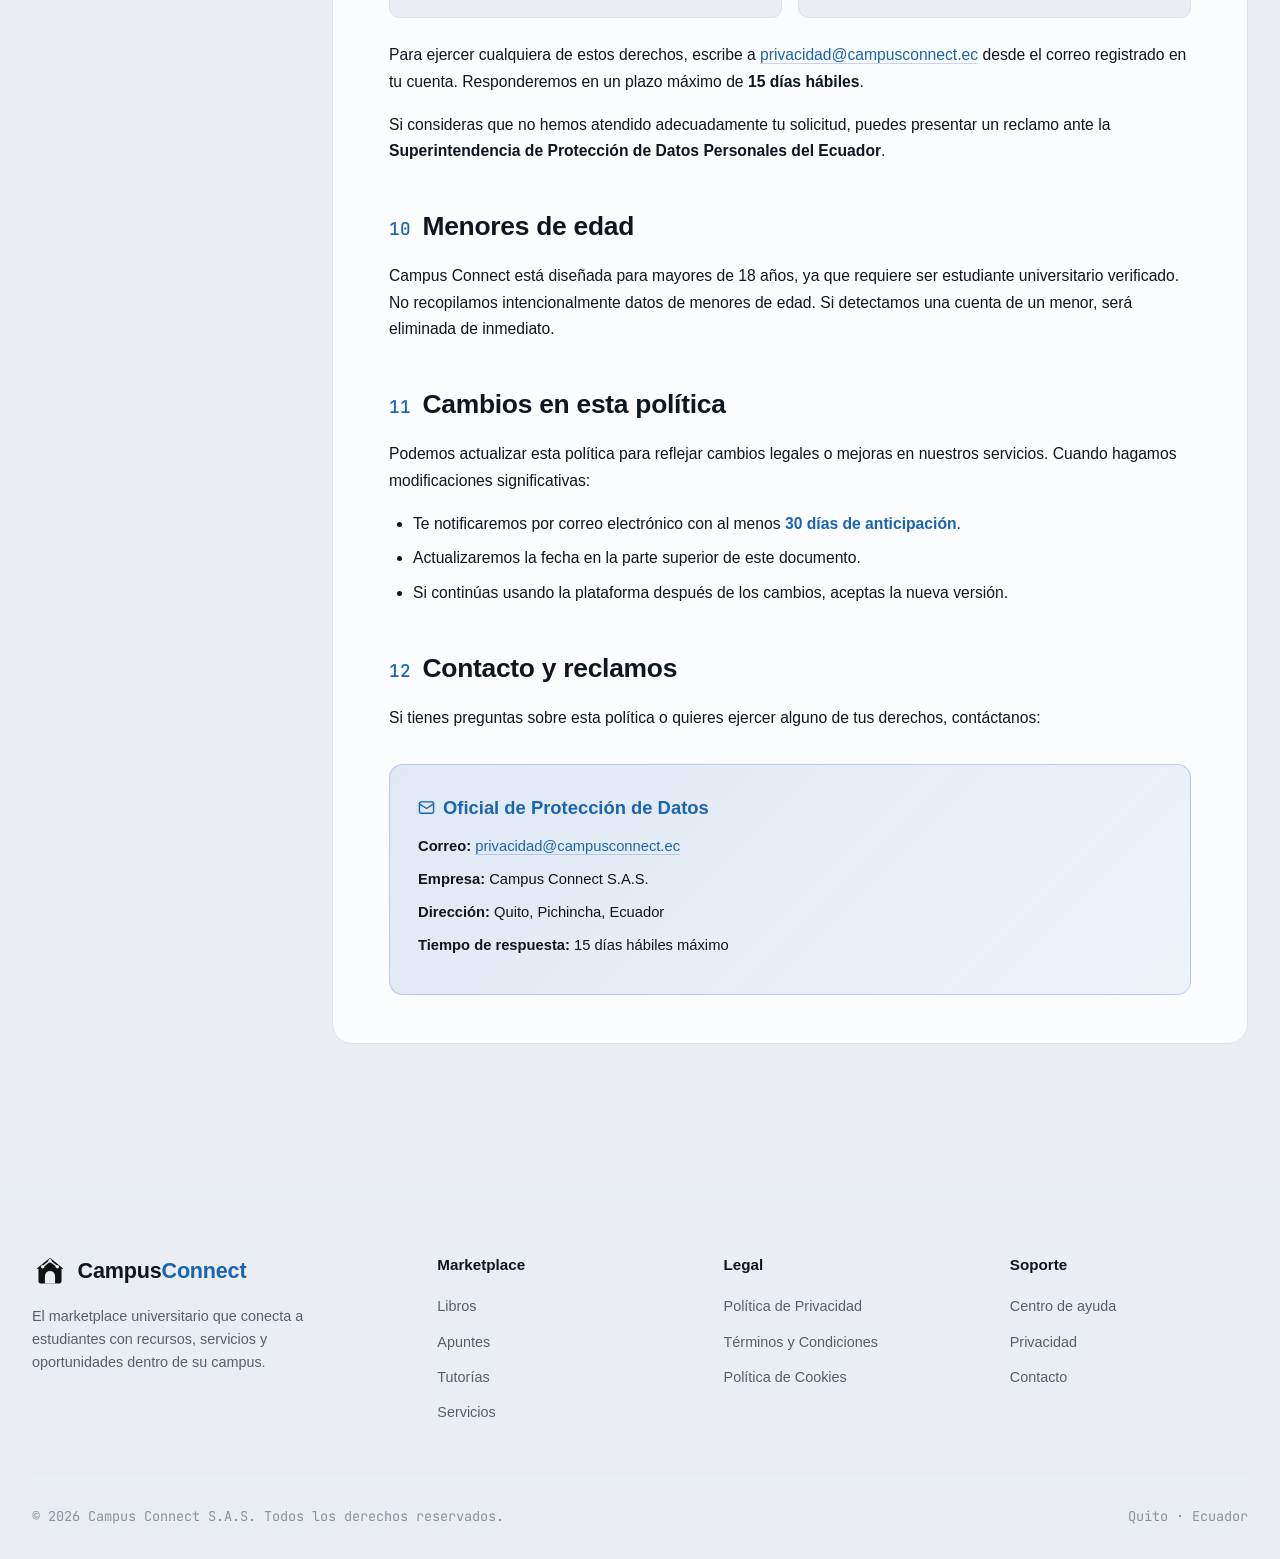
<file: privacidad.html>
<!DOCTYPE html>
<html lang="es">
<head>
<meta charset="UTF-8">
<meta name="viewport" content="width=device-width, initial-scale=1.0">
<title>Política de Privacidad — Campus Connect</title>
<meta name="description" content="Conoce cómo Campus Connect protege y maneja tus datos personales según la Ley Orgánica de Protección de Datos Personales del Ecuador.">
<meta property="og:type" content="website">
<meta property="og:site_name" content="Campus Connect">
<meta property="og:title" content="Política de Privacidad — Campus Connect">
<meta property="og:description" content="Conoce cómo Campus Connect protege y maneja tus datos personales según la Ley Orgánica de Protección de Datos Personales del Ecuador.">
<meta property="og:image" content="https://micampusconnect.shop/assets/logo.png">
<meta property="og:url" content="https://micampusconnect.shop/privacidad.html">
<meta name="twitter:card" content="summary_large_image">
<link rel="icon" type="image/png" href="assets/logo-icon.png">
<link rel="preconnect" href="https://fonts.googleapis.com">
<link rel="preconnect" href="https://fonts.gstatic.com" crossorigin>
<link href="https://fonts.googleapis.com/css2?family=JetBrains+Mono:wght@400;500;600;700&display=swap" rel="stylesheet">
<link rel="stylesheet" href="styles.css">
<link rel="stylesheet" href="legal.css">
</head>
<body>

<nav class="nav">
  <div class="nav-inner">
    <a href="index.html" class="logo">
      <img src="assets/logo-icon.svg" class="logo-mark" alt="Campus Connect">
      <span>Campus<span style="color: var(--primary)">Connect</span></span>
    </a>
    <div class="nav-links">
      <a href="index.html">Inicio</a>
      <a href="explorar.html">Explorar</a>
      <a href="vender.html">Vender</a>
      <a href="index.html#como-funciona">¿Cómo funciona?</a>
    </div>
    <div class="nav-actions">
      <a href="cuenta.html" class="btn btn-ghost">Mi cuenta</a>
      <a href="carrito.html" class="cart-btn">
        <svg width="18" height="18" viewBox="0 0 24 24" fill="none" stroke="currentColor" stroke-width="2" stroke-linecap="round" stroke-linejoin="round"><circle cx="9" cy="21" r="1"/><circle cx="20" cy="21" r="1"/><path d="M1 1h4l2.68 13.39a2 2 0 002 1.61h9.72a2 2 0 002-1.61L23 6H6"/></svg>
        <span class="cart-count">0</span>
      </a>
      <button class="nav-hamburger" onclick="toggleMobileNav()" aria-label="Abrir menú">
        <svg width="20" height="20" viewBox="0 0 24 24" fill="none" stroke="currentColor" stroke-width="2" stroke-linecap="round" stroke-linejoin="round"><line x1="4" x2="20" y1="6" y2="6"/><line x1="4" x2="20" y1="12" y2="12"/><line x1="4" x2="20" y1="18" y2="18"/></svg>
      </button>
    </div>
  </div>
  <div class="mobile-nav-panel" id="mobile-nav-panel">
    <a href="index.html">Inicio</a>
    <a href="explorar.html">Explorar</a>
    <a href="vender.html">Vender</a>
    <a href="index.html#como-funciona">¿Cómo funciona?</a>
  </div>
</nav>

<div class="container">
  <div class="breadcrumb" style="padding-top: 2rem;">
    <a href="index.html">Inicio</a> / <a href="legal.html">Legal</a> / <span>Política de Privacidad</span>
  </div>

  <div class="legal-layout">
    <!-- TABLE OF CONTENTS -->
    <aside class="legal-toc">
      <h4>Contenido</h4>
      <ul>
        <li><a href="#intro" class="active">Introducción</a></li>
        <li><a href="#responsable">1. Responsable de los datos</a></li>
        <li><a href="#datos">2. Datos que recopilamos</a></li>
        <li><a href="#finalidad">3. Para qué los usamos</a></li>
        <li><a href="#base-legal">4. Base legal</a></li>
        <li><a href="#terceros">5. Compartir con terceros</a></li>
        <li><a href="#cookies">6. Cookies y rastreo</a></li>
        <li><a href="#seguridad">7. Seguridad de la información</a></li>
        <li><a href="#retencion">8. Tiempo de retención</a></li>
        <li><a href="#derechos">9. Tus derechos ARCO</a></li>
        <li><a href="#menores">10. Menores de edad</a></li>
        <li><a href="#cambios">11. Cambios en la política</a></li>
        <li><a href="#contacto">12. Contacto</a></li>
      </ul>
    </aside>

    <!-- CONTENT -->
    <article class="legal-content">
      <div class="legal-meta">
        <span class="legal-meta-badge">Vigente</span>
        <span>Versión 1.0</span>
        <span>· Actualizada el 29 de mayo de 2026</span>
      </div>

      <h1>Política de <em>Privacidad</em></h1>

      <div class="legal-intro" id="intro">
        En Campus Connect respetamos profundamente tu privacidad y nos comprometemos a proteger tus datos personales. Esta política explica de forma clara qué información recopilamos sobre ti, cómo la usamos, con quién la compartimos y qué derechos tienes sobre ella, en cumplimiento de la <strong>Ley Orgánica de Protección de Datos Personales del Ecuador (LOPDP)</strong> y el <strong>Reglamento General de Protección de Datos (GDPR)</strong> de la Unión Europea como estándar internacional de buenas prácticas.
      </div>

      <h2 id="responsable"><span class="num">01</span>Responsable del tratamiento de tus datos</h2>
      <p>El responsable del tratamiento de tus datos personales es <strong>Campus Connect S.A.S.</strong>, sociedad constituida en Ecuador con domicilio en la ciudad de Quito. Para cualquier consulta relacionada con tus datos puedes escribirnos al correo <a href="mailto:privacidad@campusconnect.ec">privacidad@campusconnect.ec</a>.</p>

      <h2 id="datos"><span class="num">02</span>Qué datos recopilamos</h2>
      <p>Recopilamos únicamente la información necesaria para que puedas usar la plataforma de manera segura. Estos son los datos que solicitamos:</p>

      <table class="data-table">
        <thead>
          <tr>
            <th>Categoría</th>
            <th>Datos específicos</th>
            <th>¿Obligatorio?</th>
          </tr>
        </thead>
        <tbody>
          <tr>
            <td><strong>Identificación</strong></td>
            <td>Nombre, apellido, correo institucional, universidad</td>
            <td>Sí</td>
          </tr>
          <tr>
            <td><strong>Acceso</strong></td>
            <td>Contraseña (cifrada, no la vemos)</td>
            <td>Sí</td>
          </tr>
          <tr>
            <td><strong>Perfil</strong></td>
            <td>Foto, biografía, carrera, ciudad</td>
            <td>No</td>
          </tr>
          <tr>
            <td><strong>Transacciones</strong></td>
            <td>Productos comprados, vendidos, montos, fechas</td>
            <td>Sí (al transaccionar)</td>
          </tr>
          <tr>
            <td><strong>Pagos</strong></td>
            <td>Los procesa la pasarela (PayPhone, PayPal). <strong>Nosotros no guardamos tu tarjeta.</strong></td>
            <td>Sí (al pagar)</td>
          </tr>
          <tr>
            <td><strong>Comunicación</strong></td>
            <td>Mensajes intercambiados con otros usuarios</td>
            <td>Solo si usas el chat</td>
          </tr>
          <tr>
            <td><strong>Técnicos</strong></td>
            <td>Dirección IP, tipo de dispositivo, navegador</td>
            <td>Automático</td>
          </tr>
        </tbody>
      </table>

      <div class="highlight">
        <h3 style="display:flex; align-items:center; gap:0.5rem;"><svg width="16" height="16" viewBox="0 0 24 24" fill="none" stroke="currentColor" stroke-width="2" stroke-linecap="round" stroke-linejoin="round"><rect width="18" height="11" x="3" y="11" rx="2" ry="2"/><path d="M7 11V7a5 5 0 0 1 10 0v4"/></svg> Datos que NUNCA pediremos</h3>
        <p>Nunca te pediremos tu número de cédula completo, claves bancarias, datos de tarjetas de crédito (lo gestiona la pasarela de pagos directamente), ni información sensible como religión, orientación sexual, opiniones políticas o estado de salud.</p>
      </div>

      <h2 id="finalidad"><span class="num">03</span>Para qué usamos tus datos</h2>
      <p>Usamos tu información exclusivamente para los siguientes fines:</p>
      <ul>
        <li><strong>Verificar tu identidad universitaria:</strong> para garantizar que solo estudiantes acceden a la plataforma.</li>
        <li><strong>Permitirte comprar y vender:</strong> mostrar tu nombre y universidad a los demás usuarios en tus publicaciones.</li>
        <li><strong>Procesar pagos:</strong> redirigirte a la pasarela de pago y guardar el registro de tu transacción.</li>
        <li><strong>Facilitar la comunicación:</strong> permitir que compradores y vendedores chateen entre ellos.</li>
        <li><strong>Mejorar el servicio:</strong> analizar de forma agregada y anónima cómo se usa la plataforma.</li>
        <li><strong>Enviarte notificaciones:</strong> avisos sobre tus compras, ventas y mensajes recibidos.</li>
        <li><strong>Prevenir fraudes:</strong> detectar y bloquear comportamientos sospechosos o cuentas falsas.</li>
        <li><strong>Cumplir obligaciones legales:</strong> responder a requerimientos de autoridades cuando la ley lo exija.</li>
      </ul>

      <p><strong>No usamos tus datos</strong> para enviarte publicidad de terceros, ni los vendemos, ni los cedemos a empresas con fines comerciales.</p>

      <h2 id="base-legal"><span class="num">04</span>Base legal para tratar tus datos</h2>
      <p>Tratamos tus datos basándonos en las siguientes justificaciones legales reconocidas por la LOPDP:</p>
      <ul>
        <li><strong>Consentimiento:</strong> al crear tu cuenta y aceptar esta política, nos das tu autorización expresa.</li>
        <li><strong>Ejecución de un contrato:</strong> necesitamos tus datos para prestarte el servicio que solicitas.</li>
        <li><strong>Interés legítimo:</strong> para prevenir fraudes y proteger la seguridad de la comunidad.</li>
        <li><strong>Obligación legal:</strong> cuando la normativa ecuatoriana nos obliga a conservar ciertos registros.</li>
      </ul>

      <h2 id="terceros"><span class="num">05</span>Con quién compartimos tus datos</h2>
      <p>Tus datos solo se comparten cuando es estrictamente necesario para que la plataforma funcione. Estos son los proveedores tecnológicos que tienen acceso limitado a información tuya:</p>

      <table class="data-table">
        <thead>
          <tr>
            <th>Proveedor</th>
            <th>Propósito</th>
            <th>Datos compartidos</th>
          </tr>
        </thead>
        <tbody>
          <tr>
            <td><strong>Supabase Inc.</strong></td>
            <td>Almacenamiento de la base de datos</td>
            <td>Toda la información de tu cuenta</td>
          </tr>
          <tr>
            <td><strong>Vercel Inc.</strong></td>
            <td>Hosting de la página web</td>
            <td>Datos técnicos (IP, navegador)</td>
          </tr>
          <tr>
            <td><strong>PayPhone S.A.</strong></td>
            <td>Procesamiento de pagos en Ecuador</td>
            <td>Nombre, correo, monto a pagar</td>
          </tr>
          <tr>
            <td><strong>PayPal Holdings</strong></td>
            <td>Procesamiento de pagos internacionales</td>
            <td>Nombre, correo, monto a pagar</td>
          </tr>
          <tr>
            <td><strong>Otros usuarios</strong></td>
            <td>Cuando publicas o compras</td>
            <td>Nombre, universidad, valoración</td>
          </tr>
        </tbody>
      </table>

      <p>Todos estos proveedores cumplen con estándares internacionales de protección de datos. <strong>Nunca compartimos tu información con anunciantes o terceros con fines comerciales.</strong></p>

      <h2 id="cookies"><span class="num">06</span>Cookies y tecnologías de rastreo</h2>
      <p>Campus Connect usa cookies y tecnologías similares para que la plataforma funcione correctamente. Las cookies son pequeños archivos que se guardan en tu navegador.</p>

      <h3>Tipos de cookies que usamos</h3>
      <ul>
        <li><strong>Cookies esenciales:</strong> mantienen tu sesión iniciada y guardan tu carrito. Sin ellas la plataforma no funciona.</li>
        <li><strong>Cookies de preferencias:</strong> recuerdan tus filtros, idioma y configuraciones personales.</li>
        <li><strong>Cookies analíticas:</strong> nos ayudan a entender cómo se usa la plataforma de forma anónima.</li>
      </ul>

      <p>Puedes desactivar las cookies desde la configuración de tu navegador, aunque esto puede afectar el funcionamiento del sitio. <strong>No usamos cookies publicitarias de terceros.</strong></p>

      <h2 id="seguridad"><span class="num">07</span>Cómo protegemos tu información</h2>
      <p>Implementamos las siguientes medidas técnicas y organizativas para mantener tus datos seguros:</p>

      <div class="rights-grid">
        <div class="right-card">
          <div class="icon"><svg width="24" height="24" viewBox="0 0 24 24" fill="none" stroke="currentColor" stroke-width="1.7" stroke-linecap="round" stroke-linejoin="round"><rect width="18" height="11" x="3" y="11" rx="2" ry="2"/><path d="M7 11V7a5 5 0 0 1 10 0v4"/><circle cx="12" cy="16" r="1"/></svg></div>
          <h4>Cifrado HTTPS</h4>
          <p>Toda la información viaja cifrada entre tu navegador y nuestros servidores.</p>
        </div>
        <div class="right-card">
          <div class="icon"><svg width="24" height="24" viewBox="0 0 24 24" fill="none" stroke="currentColor" stroke-width="1.7" stroke-linecap="round" stroke-linejoin="round"><path d="M2.586 17.414A2 2 0 0 0 2 18.828V21a1 1 0 0 0 1 1h3a1 1 0 0 0 1-1v-1a1 1 0 0 1 1-1h1a1 1 0 0 0 1-1v-1a1 1 0 0 1 1-1h.172a2 2 0 0 0 1.414-.586l.814-.814a6.5 6.5 0 1 0-4-4z"/><circle cx="16.5" cy="7.5" r=".5" fill="currentColor"/></svg></div>
          <h4>Contraseñas hasheadas</h4>
          <p>Tu contraseña se guarda con cifrado bcrypt. Ni siquiera nosotros podemos verla.</p>
        </div>
        <div class="right-card">
          <div class="icon"><svg width="24" height="24" viewBox="0 0 24 24" fill="none" stroke="currentColor" stroke-width="1.7" stroke-linecap="round" stroke-linejoin="round"><path d="M20 13c0 5-3.5 7.5-7.66 8.95a1 1 0 0 1-.67-.01C7.5 20.5 4 18 4 13V6a1 1 0 0 1 1-1c2 0 4.5-1.2 6.24-2.72a1.17 1.17 0 0 1 1.52 0C14.51 3.81 17 5 19 5a1 1 0 0 1 1 1z"/></svg></div>
          <h4>Acceso restringido</h4>
          <p>Solo el equipo autorizado de Campus Connect puede acceder a la base de datos.</p>
        </div>
        <div class="right-card">
          <div class="icon"><svg width="24" height="24" viewBox="0 0 24 24" fill="none" stroke="currentColor" stroke-width="1.7" stroke-linecap="round" stroke-linejoin="round"><path d="M15 2H6a2 2 0 0 0-2 2v16a2 2 0 0 0 2 2h12a2 2 0 0 0 2-2V7z"/><path d="M14 2v4a2 2 0 0 0 2 2h4"/><path d="M10 9H8"/><path d="M16 13H8"/><path d="M16 17H8"/></svg></div>
          <h4>Auditorías periódicas</h4>
          <p>Revisamos regularmente nuestros sistemas en busca de vulnerabilidades.</p>
        </div>
      </div>

      <p>A pesar de estas medidas, ningún sistema es 100% seguro. En caso de un incidente de seguridad que afecte tus datos, te notificaremos en un plazo máximo de <strong>72 horas</strong> según lo establecido por la LOPDP.</p>

      <h2 id="retencion"><span class="num">08</span>Cuánto tiempo guardamos tu información</h2>
      <p>Conservamos tus datos solo durante el tiempo necesario para los fines descritos:</p>
      <ul>
        <li><strong>Cuenta activa:</strong> mientras la cuenta esté en uso.</li>
        <li><strong>Cuenta inactiva:</strong> hasta 24 meses después de la última actividad, luego se eliminan automáticamente.</li>
        <li><strong>Registros de transacciones:</strong> 7 años según la normativa tributaria ecuatoriana.</li>
        <li><strong>Mensajes:</strong> 12 meses después del último intercambio.</li>
        <li><strong>Datos eliminados a solicitud:</strong> se borran en un plazo máximo de 30 días.</li>
      </ul>

      <h2 id="derechos"><span class="num">09</span>Tus derechos ARCO</h2>
      <p>Según la LOPDP, tienes los siguientes derechos sobre tus datos personales:</p>

      <div class="rights-grid">
        <div class="right-card">
          <div class="icon"><svg width="24" height="24" viewBox="0 0 24 24" fill="none" stroke="currentColor" stroke-width="1.7" stroke-linecap="round" stroke-linejoin="round"><path d="M2.062 12.348a1 1 0 0 1 0-.696 10.75 10.75 0 0 1 19.876 0 1 1 0 0 1 0 .696 10.75 10.75 0 0 1-19.876 0"/><circle cx="12" cy="12" r="3"/></svg></div>
          <h4>Acceso</h4>
          <p>Solicitar una copia de toda la información que tenemos sobre ti.</p>
        </div>
        <div class="right-card">
          <div class="icon"><svg width="24" height="24" viewBox="0 0 24 24" fill="none" stroke="currentColor" stroke-width="1.7" stroke-linecap="round" stroke-linejoin="round"><path d="M21.174 6.812a1 1 0 0 0-3.986-3.987L3.842 16.174a2 2 0 0 0-.5.83l-1.321 4.352a.5.5 0 0 0 .623.622l4.353-1.32a2 2 0 0 0 .83-.497z"/><path d="m15 5 4 4"/></svg></div>
          <h4>Rectificación</h4>
          <p>Corregir datos incorrectos o desactualizados en tu perfil.</p>
        </div>
        <div class="right-card">
          <div class="icon"><svg width="24" height="24" viewBox="0 0 24 24" fill="none" stroke="currentColor" stroke-width="1.7" stroke-linecap="round" stroke-linejoin="round"><path d="M10 11v6"/><path d="M14 11v6"/><path d="M19 6v14a2 2 0 0 1-2 2H7a2 2 0 0 1-2-2V6"/><path d="M3 6h18"/><path d="M8 6V4a2 2 0 0 1 2-2h4a2 2 0 0 1 2 2v2"/></svg></div>
          <h4>Cancelación / Supresión</h4>
          <p>Eliminar tu cuenta y todos tus datos asociados.</p>
        </div>
        <div class="right-card">
          <div class="icon"><svg width="24" height="24" viewBox="0 0 24 24" fill="none" stroke="currentColor" stroke-width="1.7" stroke-linecap="round" stroke-linejoin="round"><circle cx="12" cy="12" r="10"/><path d="m4.9 4.9 14.2 14.2"/></svg></div>
          <h4>Oposición</h4>
          <p>Oponerte al tratamiento de tus datos en casos específicos.</p>
        </div>
        <div class="right-card">
          <div class="icon"><svg width="24" height="24" viewBox="0 0 24 24" fill="none" stroke="currentColor" stroke-width="1.7" stroke-linecap="round" stroke-linejoin="round"><rect x="14" y="4" width="4" height="16" rx="1"/><rect x="6" y="4" width="4" height="16" rx="1"/></svg></div>
          <h4>Limitación</h4>
          <p>Solicitar que limitemos temporalmente el uso de tu información.</p>
        </div>
        <div class="right-card">
          <div class="icon"><svg width="24" height="24" viewBox="0 0 24 24" fill="none" stroke="currentColor" stroke-width="1.7" stroke-linecap="round" stroke-linejoin="round"><path d="M11 21.73a2 2 0 0 0 2 0l7-4A2 2 0 0 0 21 16V8a2 2 0 0 0-1-1.73l-7-4a2 2 0 0 0-2 0l-7 4A2 2 0 0 0 3 8v8a2 2 0 0 0 1 1.73z"/><path d="m3.3 7 8.7 5 8.7-5"/><path d="M12 22V12"/></svg></div>
          <h4>Portabilidad</h4>
          <p>Recibir tus datos en un formato estructurado para llevarlos a otro servicio.</p>
        </div>
      </div>

      <p>Para ejercer cualquiera de estos derechos, escribe a <a href="mailto:privacidad@campusconnect.ec">privacidad@campusconnect.ec</a> desde el correo registrado en tu cuenta. Responderemos en un plazo máximo de <strong>15 días hábiles</strong>.</p>

      <p>Si consideras que no hemos atendido adecuadamente tu solicitud, puedes presentar un reclamo ante la <strong>Superintendencia de Protección de Datos Personales del Ecuador</strong>.</p>

      <h2 id="menores"><span class="num">10</span>Menores de edad</h2>
      <p>Campus Connect está diseñada para mayores de 18 años, ya que requiere ser estudiante universitario verificado. No recopilamos intencionalmente datos de menores de edad. Si detectamos una cuenta de un menor, será eliminada de inmediato.</p>

      <h2 id="cambios"><span class="num">11</span>Cambios en esta política</h2>
      <p>Podemos actualizar esta política para reflejar cambios legales o mejoras en nuestros servicios. Cuando hagamos modificaciones significativas:</p>
      <ul>
        <li>Te notificaremos por correo electrónico con al menos <strong>30 días de anticipación</strong>.</li>
        <li>Actualizaremos la fecha en la parte superior de este documento.</li>
        <li>Si continúas usando la plataforma después de los cambios, aceptas la nueva versión.</li>
      </ul>

      <h2 id="contacto"><span class="num">12</span>Contacto y reclamos</h2>
      <p>Si tienes preguntas sobre esta política o quieres ejercer alguno de tus derechos, contáctanos:</p>

      <div class="contact-card">
        <h3 style="display:flex; align-items:center; gap:0.5rem;"><svg width="17" height="17" viewBox="0 0 24 24" fill="none" stroke="currentColor" stroke-width="2" stroke-linecap="round" stroke-linejoin="round"><path d="m22 7-8.991 5.727a2 2 0 0 1-2.009 0L2 7"/><rect x="2" y="4" width="20" height="16" rx="2"/></svg> Oficial de Protección de Datos</h3>
        <p><strong>Correo:</strong> <a href="mailto:privacidad@campusconnect.ec">privacidad@campusconnect.ec</a></p>
        <p><strong>Empresa:</strong> Campus Connect S.A.S.</p>
        <p><strong>Dirección:</strong> Quito, Pichincha, Ecuador</p>
        <p><strong>Tiempo de respuesta:</strong> 15 días hábiles máximo</p>
      </div>
    </article>
  </div>
</div>

<footer class="footer">
  <div class="container">
    <div class="footer-grid">
      <div class="footer-brand">
        <a href="index.html" class="logo">
          <img src="assets/logo-icon.svg" class="logo-mark" alt="Campus Connect">
          <span>Campus<span style="color: var(--primary)">Connect</span></span>
        </a>
        <p>El marketplace universitario que conecta a estudiantes con recursos, servicios y oportunidades dentro de su campus.</p>
      </div>
      <div class="footer-col">
        <h4>Marketplace</h4>
        <ul>
          <li><a href="explorar.html?cat=Libros">Libros</a></li>
          <li><a href="explorar.html?cat=Apuntes">Apuntes</a></li>
          <li><a href="explorar.html?cat=Tutorías">Tutorías</a></li>
          <li><a href="explorar.html?cat=Servicios">Servicios</a></li>
        </ul>
      </div>
      <div class="footer-col">
        <h4>Legal</h4>
        <ul>
          <li><a href="privacidad.html">Política de Privacidad</a></li>
          <li><a href="terminos.html">Términos y Condiciones</a></li>
          <li><a href="cookies.html">Política de Cookies</a></li>
        </ul>
      </div>
      <div class="footer-col">
        <h4>Soporte</h4>
        <ul>
          <li><a href="mailto:hola@campusconnect.ec">Centro de ayuda</a></li>
          <li><a href="mailto:privacidad@campusconnect.ec">Privacidad</a></li>
          <li><a href="mailto:hola@campusconnect.ec">Contacto</a></li>
        </ul>
      </div>
    </div>
    <div class="footer-bottom">
      <span>© 2026 Campus Connect S.A.S. Todos los derechos reservados.</span>
      <span>Quito · Ecuador</span>
    </div>
  </div>
</footer>

<script src="app.js"></script>
<script>
  // Highlight active TOC item on scroll
  const links = document.querySelectorAll('.legal-toc a');
  const sections = document.querySelectorAll('.legal-content h2, .legal-intro');
  window.addEventListener('scroll', () => {
    let current = 'intro';
    sections.forEach(s => {
      if (s.getBoundingClientRect().top <= 120) current = s.id || current;
    });
    links.forEach(l => l.classList.toggle('active', l.getAttribute('href') === '#' + current));
  });
</script>
</body>
</html>
</file>
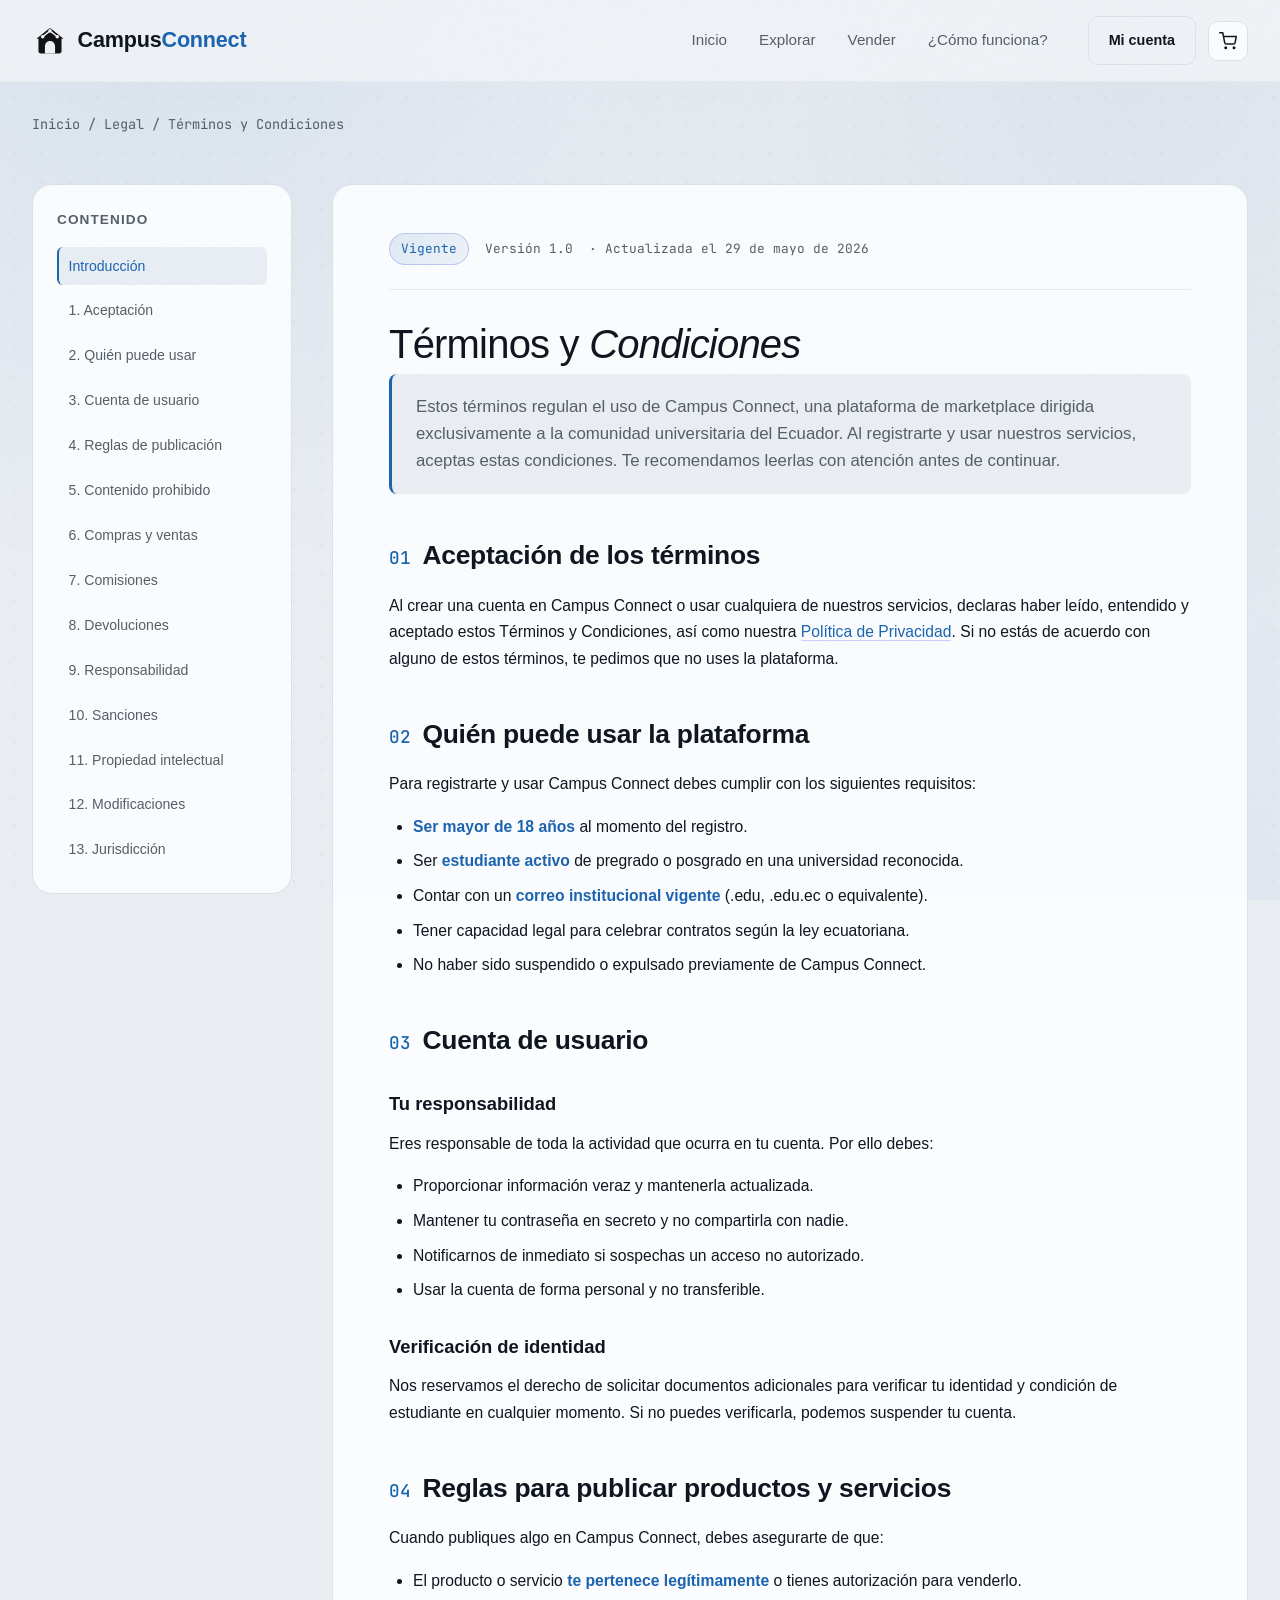
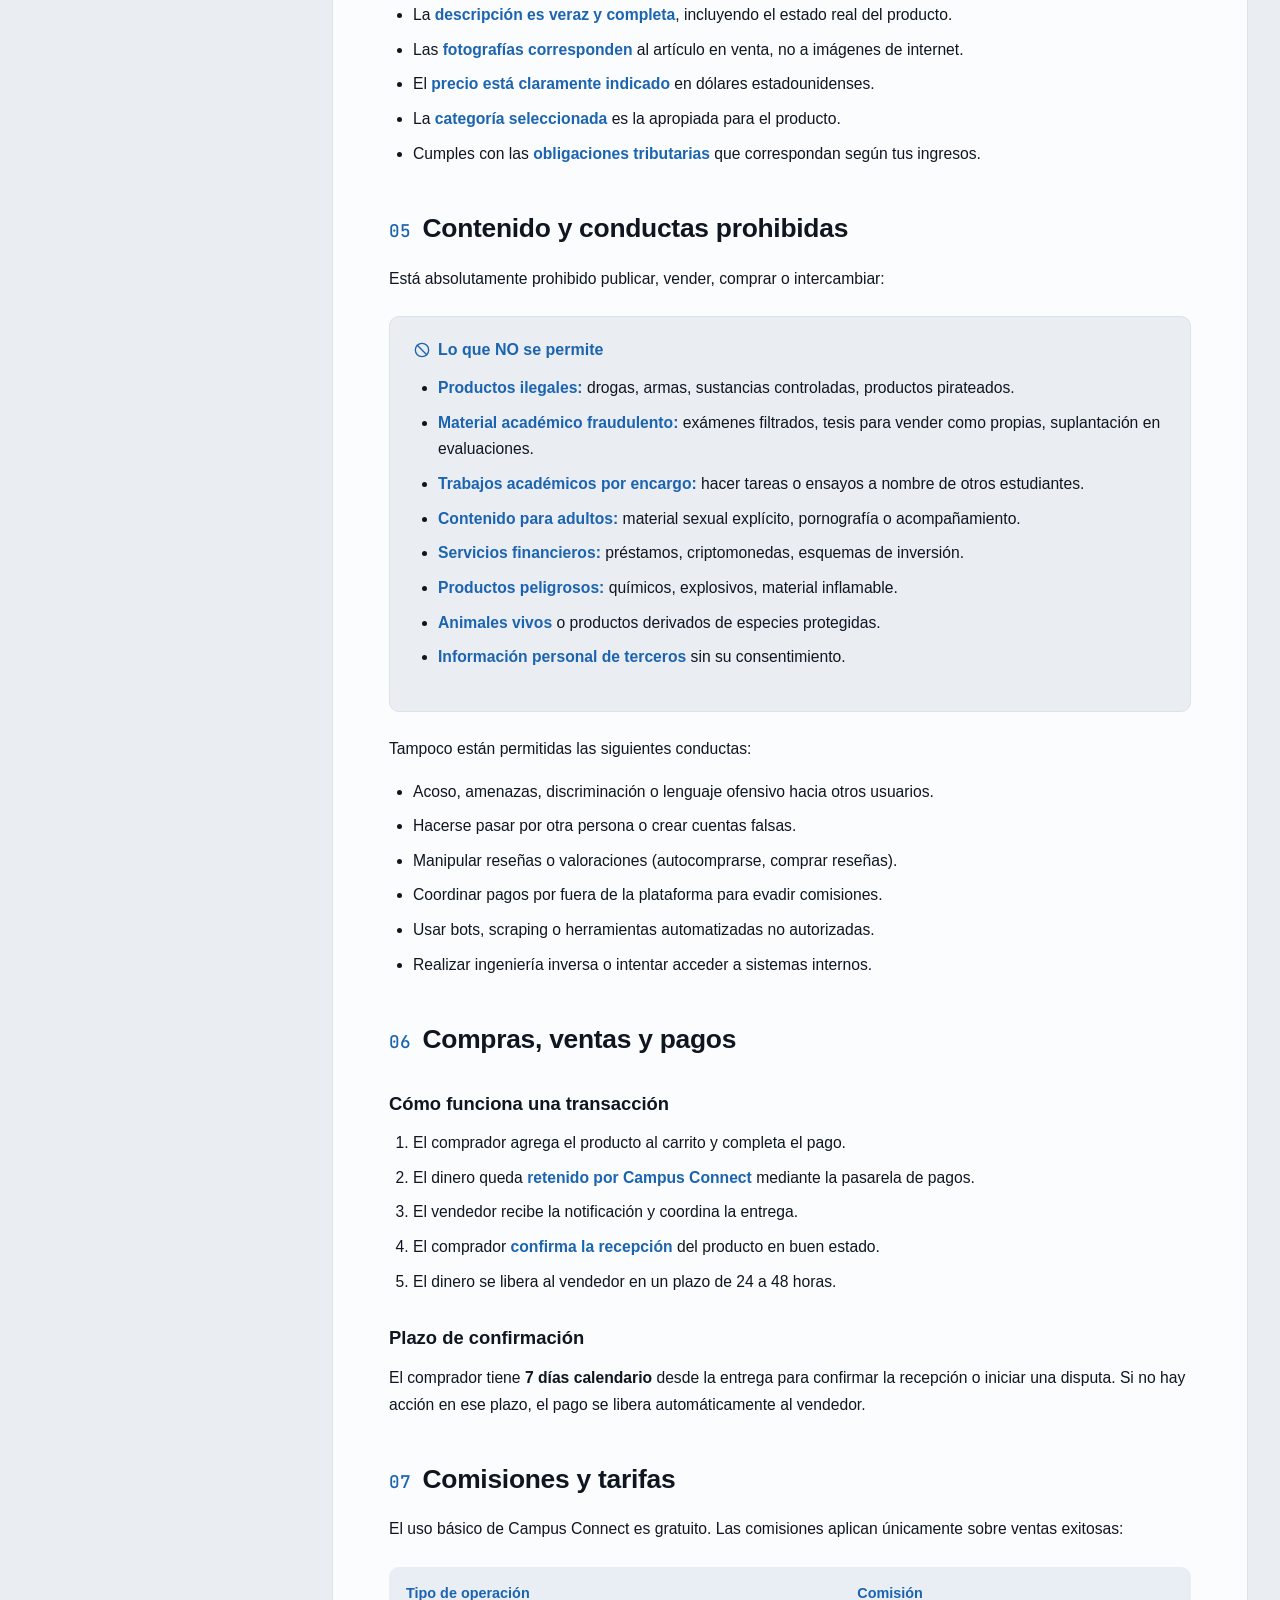
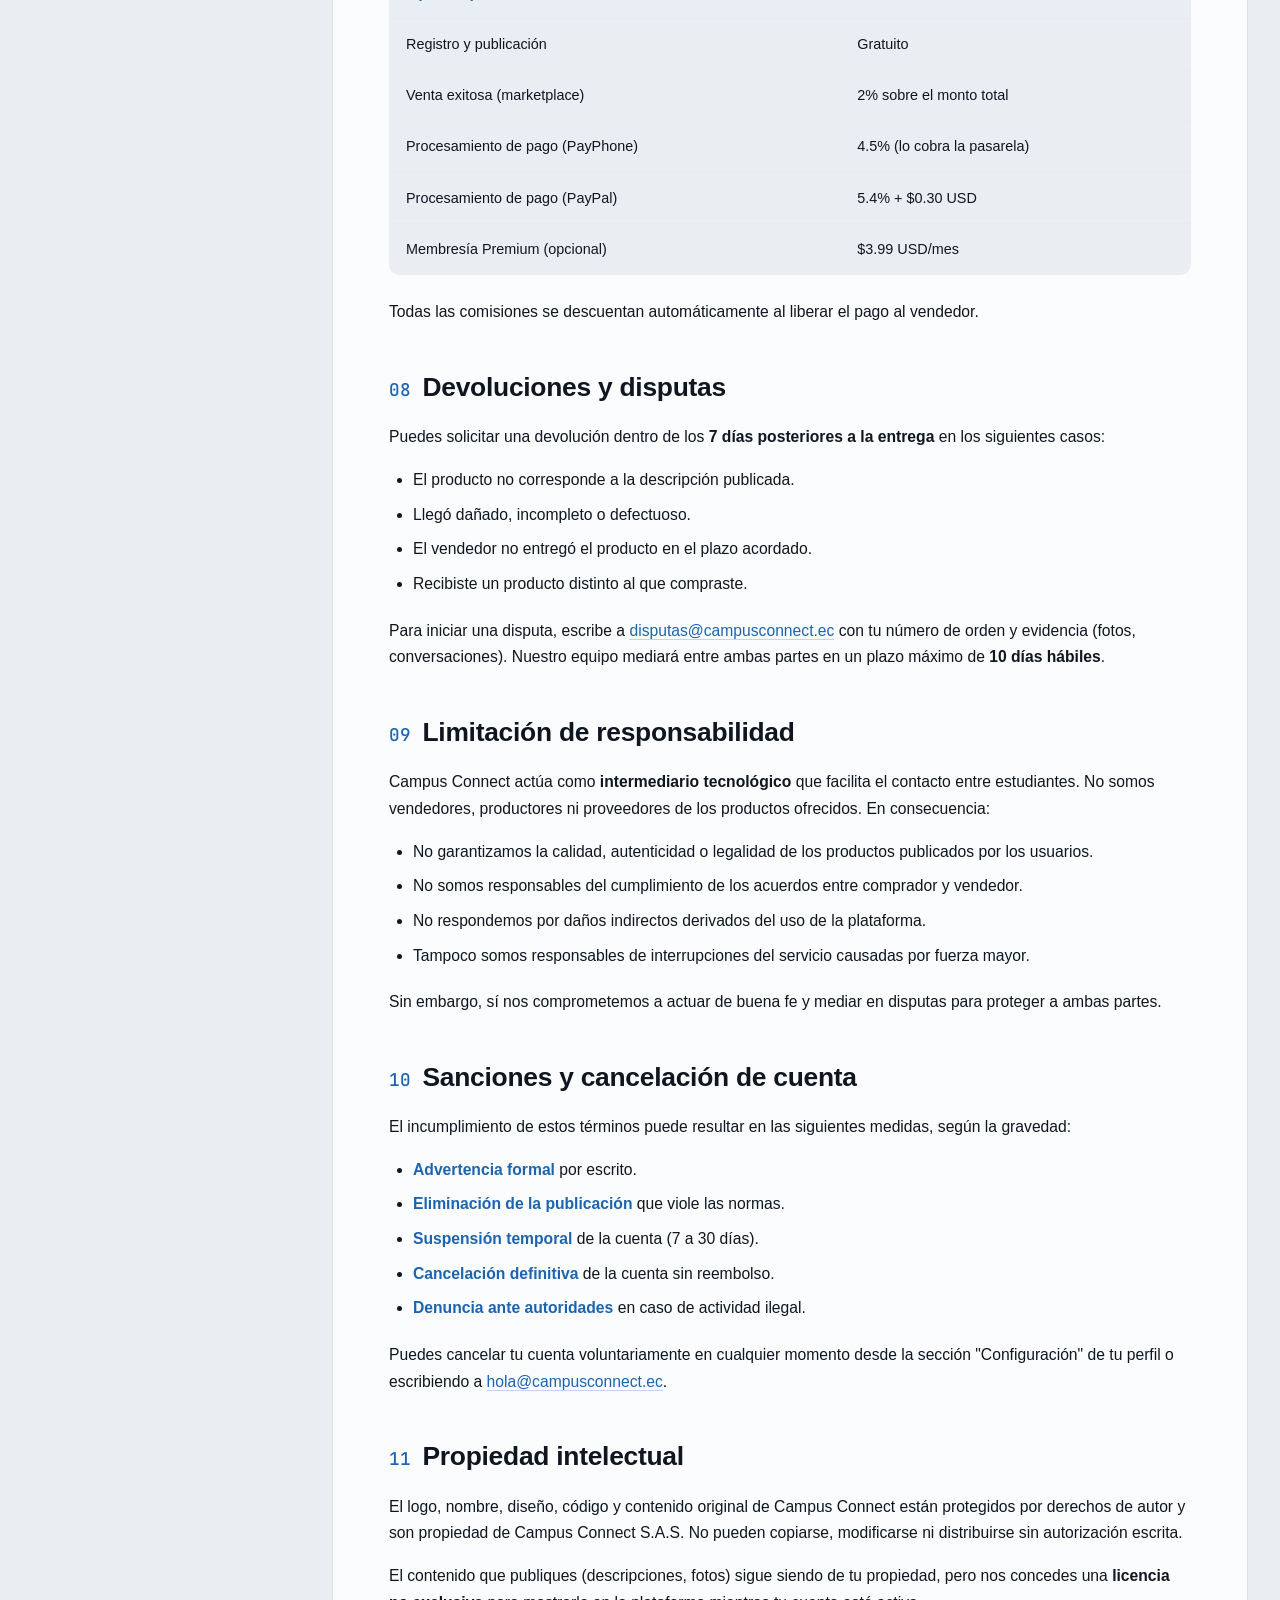
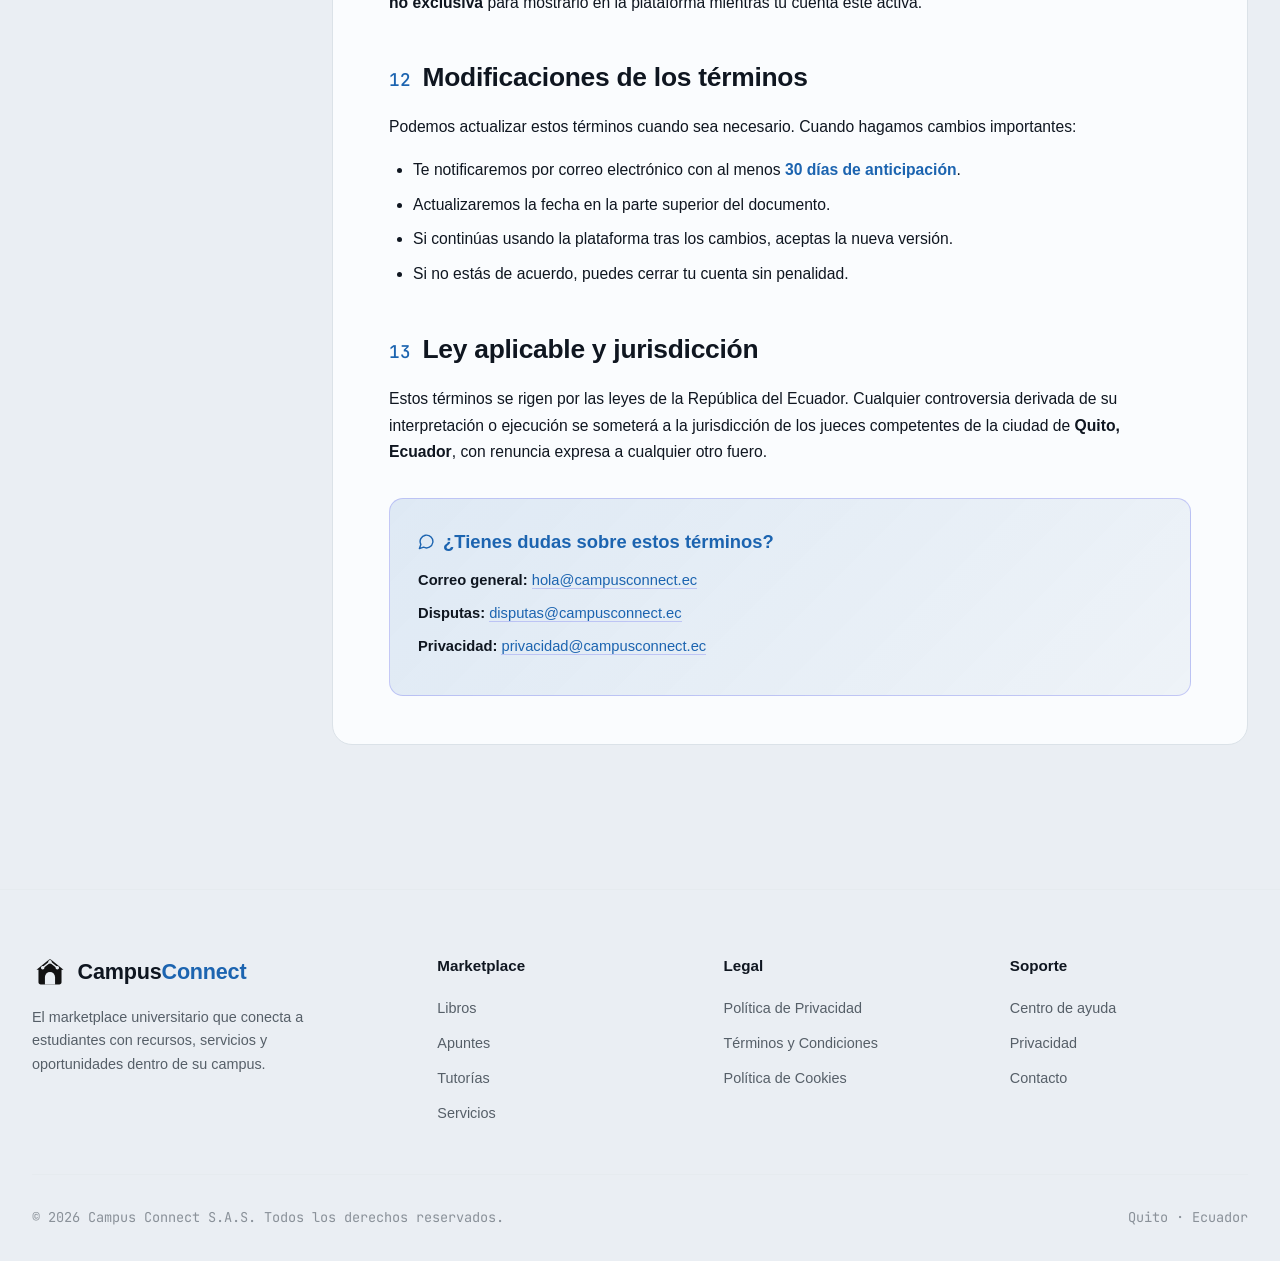
<file: terminos.html>
<!DOCTYPE html>
<html lang="es">
<head>
<meta charset="UTF-8">
<meta name="viewport" content="width=device-width, initial-scale=1.0">
<title>Términos y Condiciones — Campus Connect</title>
<meta name="description" content="Conoce las reglas y condiciones de uso del marketplace Campus Connect.">
<meta property="og:type" content="website">
<meta property="og:site_name" content="Campus Connect">
<meta property="og:title" content="Términos y Condiciones — Campus Connect">
<meta property="og:description" content="Conoce las reglas y condiciones de uso del marketplace Campus Connect.">
<meta property="og:image" content="https://micampusconnect.shop/assets/logo.png">
<meta property="og:url" content="https://micampusconnect.shop/terminos.html">
<meta name="twitter:card" content="summary_large_image">
<link rel="icon" type="image/png" href="assets/logo-icon.png">
<link rel="preconnect" href="https://fonts.googleapis.com">
<link rel="preconnect" href="https://fonts.gstatic.com" crossorigin>
<link href="https://fonts.googleapis.com/css2?family=JetBrains+Mono:wght@400;500;600;700&display=swap" rel="stylesheet">
<link rel="stylesheet" href="styles.css">
<link rel="stylesheet" href="legal.css">
</head>
<body>

<nav class="nav">
  <div class="nav-inner">
    <a href="index.html" class="logo">
      <img src="assets/logo-icon.svg" class="logo-mark" alt="Campus Connect">
      <span>Campus<span style="color: var(--primary)">Connect</span></span>
    </a>
    <div class="nav-links">
      <a href="index.html">Inicio</a>
      <a href="explorar.html">Explorar</a>
      <a href="vender.html">Vender</a>
      <a href="index.html#como-funciona">¿Cómo funciona?</a>
    </div>
    <div class="nav-actions">
      <a href="cuenta.html" class="btn btn-ghost">Mi cuenta</a>
      <a href="carrito.html" class="cart-btn">
        <svg width="18" height="18" viewBox="0 0 24 24" fill="none" stroke="currentColor" stroke-width="2" stroke-linecap="round" stroke-linejoin="round"><circle cx="9" cy="21" r="1"/><circle cx="20" cy="21" r="1"/><path d="M1 1h4l2.68 13.39a2 2 0 002 1.61h9.72a2 2 0 002-1.61L23 6H6"/></svg>
        <span class="cart-count">0</span>
      </a>
      <button class="nav-hamburger" onclick="toggleMobileNav()" aria-label="Abrir menú">
        <svg width="20" height="20" viewBox="0 0 24 24" fill="none" stroke="currentColor" stroke-width="2" stroke-linecap="round" stroke-linejoin="round"><line x1="4" x2="20" y1="6" y2="6"/><line x1="4" x2="20" y1="12" y2="12"/><line x1="4" x2="20" y1="18" y2="18"/></svg>
      </button>
    </div>
  </div>
  <div class="mobile-nav-panel" id="mobile-nav-panel">
    <a href="index.html">Inicio</a>
    <a href="explorar.html">Explorar</a>
    <a href="vender.html">Vender</a>
    <a href="index.html#como-funciona">¿Cómo funciona?</a>
  </div>
</nav>

<div class="container">
  <div class="breadcrumb" style="padding-top: 2rem;">
    <a href="index.html">Inicio</a> / <a href="legal.html">Legal</a> / <span>Términos y Condiciones</span>
  </div>

  <div class="legal-layout">
    <aside class="legal-toc">
      <h4>Contenido</h4>
      <ul>
        <li><a href="#intro" class="active">Introducción</a></li>
        <li><a href="#aceptacion">1. Aceptación</a></li>
        <li><a href="#requisitos">2. Quién puede usar</a></li>
        <li><a href="#cuenta">3. Cuenta de usuario</a></li>
        <li><a href="#publicaciones">4. Reglas de publicación</a></li>
        <li><a href="#prohibido">5. Contenido prohibido</a></li>
        <li><a href="#transacciones">6. Compras y ventas</a></li>
        <li><a href="#comisiones">7. Comisiones</a></li>
        <li><a href="#devoluciones">8. Devoluciones</a></li>
        <li><a href="#responsabilidad">9. Responsabilidad</a></li>
        <li><a href="#sanciones">10. Sanciones</a></li>
        <li><a href="#propiedad">11. Propiedad intelectual</a></li>
        <li><a href="#modificaciones">12. Modificaciones</a></li>
        <li><a href="#jurisdiccion">13. Jurisdicción</a></li>
      </ul>
    </aside>

    <article class="legal-content">
      <div class="legal-meta">
        <span class="legal-meta-badge">Vigente</span>
        <span>Versión 1.0</span>
        <span>· Actualizada el 29 de mayo de 2026</span>
      </div>

      <h1>Términos y <em>Condiciones</em></h1>

      <div class="legal-intro" id="intro">
        Estos términos regulan el uso de Campus Connect, una plataforma de marketplace dirigida exclusivamente a la comunidad universitaria del Ecuador. Al registrarte y usar nuestros servicios, aceptas estas condiciones. Te recomendamos leerlas con atención antes de continuar.
      </div>

      <h2 id="aceptacion"><span class="num">01</span>Aceptación de los términos</h2>
      <p>Al crear una cuenta en Campus Connect o usar cualquiera de nuestros servicios, declaras haber leído, entendido y aceptado estos Términos y Condiciones, así como nuestra <a href="privacidad.html">Política de Privacidad</a>. Si no estás de acuerdo con alguno de estos términos, te pedimos que no uses la plataforma.</p>

      <h2 id="requisitos"><span class="num">02</span>Quién puede usar la plataforma</h2>
      <p>Para registrarte y usar Campus Connect debes cumplir con los siguientes requisitos:</p>
      <ul>
        <li><strong>Ser mayor de 18 años</strong> al momento del registro.</li>
        <li>Ser <strong>estudiante activo</strong> de pregrado o posgrado en una universidad reconocida.</li>
        <li>Contar con un <strong>correo institucional vigente</strong> (.edu, .edu.ec o equivalente).</li>
        <li>Tener capacidad legal para celebrar contratos según la ley ecuatoriana.</li>
        <li>No haber sido suspendido o expulsado previamente de Campus Connect.</li>
      </ul>

      <h2 id="cuenta"><span class="num">03</span>Cuenta de usuario</h2>

      <h3>Tu responsabilidad</h3>
      <p>Eres responsable de toda la actividad que ocurra en tu cuenta. Por ello debes:</p>
      <ul>
        <li>Proporcionar información veraz y mantenerla actualizada.</li>
        <li>Mantener tu contraseña en secreto y no compartirla con nadie.</li>
        <li>Notificarnos de inmediato si sospechas un acceso no autorizado.</li>
        <li>Usar la cuenta de forma personal y no transferible.</li>
      </ul>

      <h3>Verificación de identidad</h3>
      <p>Nos reservamos el derecho de solicitar documentos adicionales para verificar tu identidad y condición de estudiante en cualquier momento. Si no puedes verificarla, podemos suspender tu cuenta.</p>

      <h2 id="publicaciones"><span class="num">04</span>Reglas para publicar productos y servicios</h2>
      <p>Cuando publiques algo en Campus Connect, debes asegurarte de que:</p>
      <ul>
        <li>El producto o servicio <strong>te pertenece legítimamente</strong> o tienes autorización para venderlo.</li>
        <li>La <strong>descripción es veraz y completa</strong>, incluyendo el estado real del producto.</li>
        <li>Las <strong>fotografías corresponden</strong> al artículo en venta, no a imágenes de internet.</li>
        <li>El <strong>precio está claramente indicado</strong> en dólares estadounidenses.</li>
        <li>La <strong>categoría seleccionada</strong> es la apropiada para el producto.</li>
        <li>Cumples con las <strong>obligaciones tributarias</strong> que correspondan según tus ingresos.</li>
      </ul>

      <h2 id="prohibido"><span class="num">05</span>Contenido y conductas prohibidas</h2>
      <p>Está absolutamente prohibido publicar, vender, comprar o intercambiar:</p>

      <div class="highlight">
        <h3 style="display:flex; align-items:center; gap:0.5rem;"><svg width="16" height="16" viewBox="0 0 24 24" fill="none" stroke="currentColor" stroke-width="2" stroke-linecap="round" stroke-linejoin="round"><circle cx="12" cy="12" r="10"/><path d="m4.9 4.9 14.2 14.2"/></svg> Lo que NO se permite</h3>
        <ul>
          <li><strong>Productos ilegales:</strong> drogas, armas, sustancias controladas, productos pirateados.</li>
          <li><strong>Material académico fraudulento:</strong> exámenes filtrados, tesis para vender como propias, suplantación en evaluaciones.</li>
          <li><strong>Trabajos académicos por encargo:</strong> hacer tareas o ensayos a nombre de otros estudiantes.</li>
          <li><strong>Contenido para adultos:</strong> material sexual explícito, pornografía o acompañamiento.</li>
          <li><strong>Servicios financieros:</strong> préstamos, criptomonedas, esquemas de inversión.</li>
          <li><strong>Productos peligrosos:</strong> químicos, explosivos, material inflamable.</li>
          <li><strong>Animales vivos</strong> o productos derivados de especies protegidas.</li>
          <li><strong>Información personal de terceros</strong> sin su consentimiento.</li>
        </ul>
      </div>

      <p>Tampoco están permitidas las siguientes conductas:</p>
      <ul>
        <li>Acoso, amenazas, discriminación o lenguaje ofensivo hacia otros usuarios.</li>
        <li>Hacerse pasar por otra persona o crear cuentas falsas.</li>
        <li>Manipular reseñas o valoraciones (autocomprarse, comprar reseñas).</li>
        <li>Coordinar pagos por fuera de la plataforma para evadir comisiones.</li>
        <li>Usar bots, scraping o herramientas automatizadas no autorizadas.</li>
        <li>Realizar ingeniería inversa o intentar acceder a sistemas internos.</li>
      </ul>

      <h2 id="transacciones"><span class="num">06</span>Compras, ventas y pagos</h2>

      <h3>Cómo funciona una transacción</h3>
      <ol>
        <li>El comprador agrega el producto al carrito y completa el pago.</li>
        <li>El dinero queda <strong>retenido por Campus Connect</strong> mediante la pasarela de pagos.</li>
        <li>El vendedor recibe la notificación y coordina la entrega.</li>
        <li>El comprador <strong>confirma la recepción</strong> del producto en buen estado.</li>
        <li>El dinero se libera al vendedor en un plazo de 24 a 48 horas.</li>
      </ol>

      <h3>Plazo de confirmación</h3>
      <p>El comprador tiene <strong>7 días calendario</strong> desde la entrega para confirmar la recepción o iniciar una disputa. Si no hay acción en ese plazo, el pago se libera automáticamente al vendedor.</p>

      <h2 id="comisiones"><span class="num">07</span>Comisiones y tarifas</h2>
      <p>El uso básico de Campus Connect es gratuito. Las comisiones aplican únicamente sobre ventas exitosas:</p>

      <table class="data-table">
        <thead>
          <tr>
            <th>Tipo de operación</th>
            <th>Comisión</th>
          </tr>
        </thead>
        <tbody>
          <tr>
            <td>Registro y publicación</td>
            <td>Gratuito</td>
          </tr>
          <tr>
            <td>Venta exitosa (marketplace)</td>
            <td>2% sobre el monto total</td>
          </tr>
          <tr>
            <td>Procesamiento de pago (PayPhone)</td>
            <td>4.5% (lo cobra la pasarela)</td>
          </tr>
          <tr>
            <td>Procesamiento de pago (PayPal)</td>
            <td>5.4% + $0.30 USD</td>
          </tr>
          <tr>
            <td>Membresía Premium (opcional)</td>
            <td>$3.99 USD/mes</td>
          </tr>
        </tbody>
      </table>

      <p>Todas las comisiones se descuentan automáticamente al liberar el pago al vendedor.</p>

      <h2 id="devoluciones"><span class="num">08</span>Devoluciones y disputas</h2>
      <p>Puedes solicitar una devolución dentro de los <strong>7 días posteriores a la entrega</strong> en los siguientes casos:</p>
      <ul>
        <li>El producto no corresponde a la descripción publicada.</li>
        <li>Llegó dañado, incompleto o defectuoso.</li>
        <li>El vendedor no entregó el producto en el plazo acordado.</li>
        <li>Recibiste un producto distinto al que compraste.</li>
      </ul>

      <p>Para iniciar una disputa, escribe a <a href="mailto:disputas@campusconnect.ec">disputas@campusconnect.ec</a> con tu número de orden y evidencia (fotos, conversaciones). Nuestro equipo mediará entre ambas partes en un plazo máximo de <strong>10 días hábiles</strong>.</p>

      <h2 id="responsabilidad"><span class="num">09</span>Limitación de responsabilidad</h2>
      <p>Campus Connect actúa como <strong>intermediario tecnológico</strong> que facilita el contacto entre estudiantes. No somos vendedores, productores ni proveedores de los productos ofrecidos. En consecuencia:</p>
      <ul>
        <li>No garantizamos la calidad, autenticidad o legalidad de los productos publicados por los usuarios.</li>
        <li>No somos responsables del cumplimiento de los acuerdos entre comprador y vendedor.</li>
        <li>No respondemos por daños indirectos derivados del uso de la plataforma.</li>
        <li>Tampoco somos responsables de interrupciones del servicio causadas por fuerza mayor.</li>
      </ul>

      <p>Sin embargo, sí nos comprometemos a actuar de buena fe y mediar en disputas para proteger a ambas partes.</p>

      <h2 id="sanciones"><span class="num">10</span>Sanciones y cancelación de cuenta</h2>
      <p>El incumplimiento de estos términos puede resultar en las siguientes medidas, según la gravedad:</p>
      <ul>
        <li><strong>Advertencia formal</strong> por escrito.</li>
        <li><strong>Eliminación de la publicación</strong> que viole las normas.</li>
        <li><strong>Suspensión temporal</strong> de la cuenta (7 a 30 días).</li>
        <li><strong>Cancelación definitiva</strong> de la cuenta sin reembolso.</li>
        <li><strong>Denuncia ante autoridades</strong> en caso de actividad ilegal.</li>
      </ul>

      <p>Puedes cancelar tu cuenta voluntariamente en cualquier momento desde la sección "Configuración" de tu perfil o escribiendo a <a href="mailto:hola@campusconnect.ec">hola@campusconnect.ec</a>.</p>

      <h2 id="propiedad"><span class="num">11</span>Propiedad intelectual</h2>
      <p>El logo, nombre, diseño, código y contenido original de Campus Connect están protegidos por derechos de autor y son propiedad de Campus Connect S.A.S. No pueden copiarse, modificarse ni distribuirse sin autorización escrita.</p>
      <p>El contenido que publiques (descripciones, fotos) sigue siendo de tu propiedad, pero nos concedes una <strong>licencia no exclusiva</strong> para mostrarlo en la plataforma mientras tu cuenta esté activa.</p>

      <h2 id="modificaciones"><span class="num">12</span>Modificaciones de los términos</h2>
      <p>Podemos actualizar estos términos cuando sea necesario. Cuando hagamos cambios importantes:</p>
      <ul>
        <li>Te notificaremos por correo electrónico con al menos <strong>30 días de anticipación</strong>.</li>
        <li>Actualizaremos la fecha en la parte superior del documento.</li>
        <li>Si continúas usando la plataforma tras los cambios, aceptas la nueva versión.</li>
        <li>Si no estás de acuerdo, puedes cerrar tu cuenta sin penalidad.</li>
      </ul>

      <h2 id="jurisdiccion"><span class="num">13</span>Ley aplicable y jurisdicción</h2>
      <p>Estos términos se rigen por las leyes de la República del Ecuador. Cualquier controversia derivada de su interpretación o ejecución se someterá a la jurisdicción de los jueces competentes de la ciudad de <strong>Quito, Ecuador</strong>, con renuncia expresa a cualquier otro fuero.</p>

      <div class="contact-card">
        <h3 style="display:flex; align-items:center; gap:0.5rem;"><svg width="17" height="17" viewBox="0 0 24 24" fill="none" stroke="currentColor" stroke-width="2" stroke-linecap="round" stroke-linejoin="round"><path d="M7.9 20A9 9 0 1 0 4 16.1L2 22Z"/></svg> ¿Tienes dudas sobre estos términos?</h3>
        <p><strong>Correo general:</strong> <a href="mailto:hola@campusconnect.ec">hola@campusconnect.ec</a></p>
        <p><strong>Disputas:</strong> <a href="mailto:disputas@campusconnect.ec">disputas@campusconnect.ec</a></p>
        <p><strong>Privacidad:</strong> <a href="mailto:privacidad@campusconnect.ec">privacidad@campusconnect.ec</a></p>
      </div>
    </article>
  </div>
</div>

<footer class="footer">
  <div class="container">
    <div class="footer-grid">
      <div class="footer-brand">
        <a href="index.html" class="logo">
          <img src="assets/logo-icon.svg" class="logo-mark" alt="Campus Connect">
          <span>Campus<span style="color: var(--primary)">Connect</span></span>
        </a>
        <p>El marketplace universitario que conecta a estudiantes con recursos, servicios y oportunidades dentro de su campus.</p>
      </div>
      <div class="footer-col">
        <h4>Marketplace</h4>
        <ul>
          <li><a href="explorar.html?cat=Libros">Libros</a></li>
          <li><a href="explorar.html?cat=Apuntes">Apuntes</a></li>
          <li><a href="explorar.html?cat=Tutorías">Tutorías</a></li>
          <li><a href="explorar.html?cat=Servicios">Servicios</a></li>
        </ul>
      </div>
      <div class="footer-col">
        <h4>Legal</h4>
        <ul>
          <li><a href="privacidad.html">Política de Privacidad</a></li>
          <li><a href="terminos.html">Términos y Condiciones</a></li>
          <li><a href="cookies.html">Política de Cookies</a></li>
        </ul>
      </div>
      <div class="footer-col">
        <h4>Soporte</h4>
        <ul>
          <li><a href="mailto:hola@campusconnect.ec">Centro de ayuda</a></li>
          <li><a href="mailto:privacidad@campusconnect.ec">Privacidad</a></li>
          <li><a href="mailto:hola@campusconnect.ec">Contacto</a></li>
        </ul>
      </div>
    </div>
    <div class="footer-bottom">
      <span>© 2026 Campus Connect S.A.S. Todos los derechos reservados.</span>
      <span>Quito · Ecuador</span>
    </div>
  </div>
</footer>

<script src="app.js"></script>
<script>
  const links = document.querySelectorAll('.legal-toc a');
  const sections = document.querySelectorAll('.legal-content h2, .legal-intro');
  window.addEventListener('scroll', () => {
    let current = 'intro';
    sections.forEach(s => {
      if (s.getBoundingClientRect().top <= 120) current = s.id || current;
    });
    links.forEach(l => l.classList.toggle('active', l.getAttribute('href') === '#' + current));
  });
</script>
</body>
</html>
</file>
<file: styles.css>
/* ============================================
   CAMPUS CONNECT — Design System
   ============================================ */

:root {
  /* Colors — tema azul: fondo claro con tinte frío, un único acento azul,
     y dos bloques oscuros deliberados (hero y panel admin) en azul
     marino en vez de tema oscuro global. --line-light/--paper/--ink son
     los tokens "fijos" que las secciones oscuras usan para restaurar
     contraste en tarjetas claras anidadas (ver .hero-card, .cta-banner
     .btn-ghost). */
  --ink: #0f1620;
  --ink-mute: #565f68;
  --ink-dim: #8a9199;

  --paper: #f2f5f8;
  --paper-mute: rgba(242,245,248,0.68);
  --paper-dim: rgba(242,245,248,0.42);

  --bg-deep: #eaeef3;
  --bg-base: #eef1f5;
  --bg-elev: #f4f7fa;
  --bg-card: #fafcfe;
  --bg-soft: #e8eef4;
  --line-light: #dbe2e8;
  --line-light-soft: #e6ebef;
  --line: var(--line-light);
  --line-soft: var(--line-light-soft);

  --dark: #0c1b2e;
  --dark-elev: #13294a;
  --dark-card: #112340;

  --text: var(--ink);
  --text-mute: var(--ink-mute);
  --text-dim: var(--ink-dim);

  --primary: #1c64b0;
  --primary-deep: #114a82;
  --primary-light: #4a9bdb;
  --gold: var(--primary);
  --gold-light: var(--primary);
  --on-accent: #ffffff;
  --violet: #7a6fce;
  --amber: #c98a2f;
  --rose: #c94f72;
  --green: #30c07d;
  --red: #d64c3d;

  --grad: linear-gradient(135deg, #2472c9 0%, #114a82 100%);
  --grad-soft: linear-gradient(135deg, rgba(28,100,176,0.12) 0%, rgba(17,74,130,0.05) 100%);
  --grad-gold: var(--grad);

  /* Spacing */
  --space-1: 0.25rem;
  --space-2: 0.5rem;
  --space-3: 0.75rem;
  --space-4: 1rem;
  --space-5: 1.5rem;
  --space-6: 2rem;
  --space-7: 3rem;
  --space-8: 4rem;
  --space-9: 6rem;

  /* Radii */
  --radius-sm: 6px;
  --radius: 12px;
  --radius-lg: 20px;
  --radius-xl: 28px;

  /* Shadows — teñidas de tinta verde-oscura y mucho más suaves que en
     modo oscuro: sobre fondo claro, sombras densas se leen como manchas. */
  --shadow-sm: 0 2px 10px rgba(15,22,32,0.06);
  --shadow: 0 14px 34px rgba(15,22,32,0.10);
  --shadow-lg: 0 30px 72px rgba(15,22,32,0.16);

  /* Typography — Facebook usa "Facebook Sans"/"Optimistic", tipografías
     propias de Meta que no se pueden licenciar ni embeber legalmente. Lo
     que sí es real y replicable: el sitio de Facebook se apoya en la
     fuente del sistema operativo para la mayor parte de la interfaz — es
     literalmente lo que la gente ve al usar Facebook en su propio
     dispositivo. Se usa esa misma pila, sin descargar ninguna fuente.
     --font-mono se mantiene para precios/etiquetas, decisión propia del
     proyecto, no algo copiado de Facebook. */
  --font-display: -apple-system, BlinkMacSystemFont, 'Segoe UI', Roboto, Helvetica, Arial, sans-serif;
  --font-body: -apple-system, BlinkMacSystemFont, 'Segoe UI', Roboto, Helvetica, Arial, sans-serif;
  --font-mono: 'JetBrains Mono', 'Courier New', monospace;
}

* { box-sizing: border-box; margin: 0; padding: 0; }

html { scroll-behavior: smooth; overflow-x: hidden; }

body {
  font-family: var(--font-body);
  background: var(--bg-deep);
  color: var(--text);
  line-height: 1.6;
  min-height: 100vh;
  overflow-x: hidden;
  position: relative;
  background-image:
    radial-gradient(circle at 12% -8%, rgba(28,100,176,0.09) 0%, transparent 45%),
    radial-gradient(circle at 88% 8%, rgba(17,74,130,0.06) 0%, transparent 40%),
    radial-gradient(circle at 85% 105%, rgba(28,100,176,0.06) 0%, transparent 50%),
    radial-gradient(rgba(15,22,32,0.05) 1px, transparent 1px);
  background-size: auto, auto, auto, 28px 28px;
  background-attachment: fixed;
}

/* Grano sutil sobre todo el sitio — rompe la planitud de "vector puro"
   típica de interfaces generadas sin textura. Sobre fondo claro se usa
   "multiply" para que el ruido agregue textura de papel en vez de brillos
   que no existen sobre una superficie clara. Fijo, no interactúa con el
   cursor. */
body::after {
  content: '';
  position: fixed;
  inset: 0;
  z-index: 999;
  pointer-events: none;
  opacity: 0.035;
  mix-blend-mode: multiply;
  background-image: url("data:image/svg+xml,%3Csvg xmlns='http://www.w3.org/2000/svg' width='180' height='180'%3E%3Cfilter id='n'%3E%3CfeTurbulence type='fractalNoise' baseFrequency='0.9' numOctaves='2' stitchTiles='stitch'/%3E%3C/filter%3E%3Crect width='100%25' height='100%25' filter='url(%23n)'/%3E%3C/svg%3E");
}

img { max-width: 100%; height: auto; display: block; }

a { color: inherit; text-decoration: none; }

button { font-family: inherit; cursor: pointer; border: none; background: none; color: inherit; }

/* Animación de aparición al hacer scroll — la clase se agrega por JS
   (initScrollReveal en app.js) a tarjetas/encabezados, incluidos los que
   se cargan async después (grids de productos). */
.reveal {
  opacity: 0;
  transform: translateY(22px);
  transition: opacity 0.6s cubic-bezier(0.22,1,0.36,1), transform 0.6s cubic-bezier(0.22,1,0.36,1);
}

.reveal.in { opacity: 1; transform: translateY(0); }

@media (prefers-reduced-motion: reduce) {
  .reveal { opacity: 1; transform: none; transition: none; }
}

/* ============================================
   NAVBAR
   ============================================ */
.nav {
  position: sticky;
  top: 0;
  z-index: 100;
  background: rgba(242,245,248,0.82);
  backdrop-filter: blur(20px);
  border-bottom: 1px solid var(--line-soft);
}

.nav-inner {
  max-width: 1280px;
  margin: 0 auto;
  padding: 1rem 2rem;
  display: flex;
  align-items: center;
  gap: 2.5rem;
}

.logo {
  display: flex;
  align-items: center;
  gap: 0.6rem;
  font-family: var(--font-display);
  font-size: 1.35rem;
  font-weight: 600;
  letter-spacing: -0.01em;
  flex-shrink: 0;
}

.logo-mark {
  width: 36px;
  height: 36px;
  display: block;
  object-fit: contain;
  flex-shrink: 0;
  /* SVG propio (assets/logo-icon.svg), ya en tinta oscura por diseño —
     no hace falta filtro para forzar el color como con el PNG viejo. */
  opacity: 0.92;
}

.nav-links {
  display: flex;
  gap: 2rem;
  margin-left: auto;
  align-items: center;
}

.nav-links a {
  font-size: 0.95rem;
  color: var(--text-mute);
  transition: color 0.2s;
  position: relative;
}

.nav-links a:hover { color: var(--text); }

.nav-links a.active { color: var(--primary); }

.nav-actions {
  display: flex;
  gap: 0.75rem;
  align-items: center;
}

.search-mini {
  display: flex;
  align-items: center;
  gap: 0.5rem;
  background: var(--bg-card);
  border: 1px solid var(--line);
  padding: 0.5rem 0.85rem;
  border-radius: 999px;
  font-size: 0.85rem;
  color: var(--text-mute);
  flex: 1;
  max-width: 280px;
}

.search-mini input {
  background: transparent;
  border: none;
  color: var(--text);
  font-family: inherit;
  flex: 1;
  outline: none;
  font-size: 0.9rem;
}

.cart-btn {
  position: relative;
  width: 40px;
  height: 40px;
  background: var(--bg-card);
  border: 1px solid var(--line);
  border-radius: 10px;
  display: grid;
  place-items: center;
  transition: all 0.2s;
}

.cart-btn:hover { background: var(--bg-soft); border-color: var(--primary); }

.cart-count {
  position: absolute;
  top: -6px;
  right: -6px;
  background: var(--primary);
  color: var(--on-accent);
  font-size: 0.7rem;
  font-weight: 700;
  width: 18px;
  height: 18px;
  border-radius: 50%;
  display: grid;
  place-items: center;
}

/* Menú mobile: el botón solo aparece bajo 980px (ver media query), donde
   .nav-links se oculta — antes no había ninguna forma de llegar a
   Inicio/Explorar/Vender/Cómo funciona desde un celular. */
.nav-hamburger {
  display: none;
  width: 40px;
  height: 40px;
  background: var(--bg-card);
  border: 1px solid var(--line);
  border-radius: 10px;
  align-items: center;
  justify-content: center;
  transition: all 0.2s;
  flex-shrink: 0;
}

.nav-hamburger:hover { background: var(--bg-soft); border-color: var(--primary); }

.mobile-nav-panel {
  display: none;
  flex-direction: column;
  padding: 0.5rem 1rem 1rem;
  border-top: 1px solid var(--line-soft);
}

.mobile-nav-panel.open { display: flex; }

.mobile-nav-panel a {
  padding: 0.9rem 0.5rem;
  color: var(--text-mute);
  font-size: 0.95rem;
  border-bottom: 1px solid var(--line-soft);
}

.mobile-nav-panel a:last-child { border-bottom: none; }
.mobile-nav-panel a:active { color: var(--primary); }

/* ============================================
   BUTTONS
   ============================================ */
.btn {
  display: inline-flex;
  align-items: center;
  justify-content: center;
  gap: 0.5rem;
  padding: 0.75rem 1.25rem;
  border-radius: 10px;
  font-family: inherit;
  font-weight: 600;
  font-size: 0.9rem;
  transition: all 0.2s;
  border: 1px solid transparent;
  white-space: nowrap;
}

.btn-primary {
  background: var(--grad);
  color: var(--on-accent);
  box-shadow: 0 4px 18px rgba(28,100,176,0.24);
  transition: transform 0.25s cubic-bezier(0.22,1,0.36,1), box-shadow 0.25s;
}

.btn-primary:hover {
  transform: translateY(-2px);
  box-shadow: 0 10px 28px rgba(28,100,176,0.32);
}

.btn-ghost {
  background: transparent;
  color: var(--text);
  border-color: var(--line);
}

.btn-ghost:hover {
  background: var(--bg-card);
  border-color: var(--primary);
}

.btn:active { transform: scale(0.97); }

.btn-lg { padding: 1rem 2rem; font-size: 1rem; }

.btn-block { width: 100%; }

/* ============================================
   MAIN CONTAINER
   ============================================ */
.container {
  max-width: 1280px;
  margin: 0 auto;
  padding: 0 2rem;
  position: relative;
  z-index: 1;
}

/* ============================================
   HERO
   ============================================ */
/* HERO — único bloque oscuro deliberado sobre una página clara (como el
   hero verde bosque del video de referencia). Redefine --text/--text-mute/
   --line/--line-soft localmente: cada regla de abajo que ya usaba esos
   tokens (hero-stat-label, hero p, etc.) cambia de tinta oscura a clara
   automáticamente, sin tocar cada selector uno por uno. .hero-card
   restaura los tokens claros fijos (--line-light) porque es una tarjeta
   blanca flotando dentro del hero oscuro, no texto directo sobre él. */
.hero {
  --text: var(--paper);
  --text-mute: var(--paper-mute);
  --text-dim: var(--paper-dim);
  --line: rgba(255,255,255,0.16);
  --line-soft: rgba(255,255,255,0.12);
  background: var(--dark);
  color: var(--paper);
  padding: 5rem 0 6rem;
  position: relative;
  overflow: hidden;
}

/* Un par de resplandores grandes y desenfocados detrás del contenido —
   sin esto el hero es solo texto flotando sobre fondo plano, que es
   justo la sensación de "vacío" que se quería corregir. */
.hero::before,
.hero::after {
  content: '';
  position: absolute;
  border-radius: 50%;
  filter: blur(90px);
  z-index: 0;
  pointer-events: none;
}

.hero::before {
  width: 480px;
  height: 480px;
  top: -160px;
  right: -120px;
  background: radial-gradient(circle, rgba(74,155,219,0.22) 0%, transparent 70%);
}

.hero::after {
  width: 380px;
  height: 380px;
  bottom: -180px;
  left: -100px;
  background: radial-gradient(circle, rgba(28,100,176,0.18) 0%, transparent 70%);
}

.hero-inner {
  position: relative;
  z-index: 1;
  display: grid;
  grid-template-columns: 1.2fr 1fr;
  gap: 4rem;
  align-items: center;
}

.hero-inner > * { min-width: 0; }

.hero-eyebrow {
  display: inline-flex;
  align-items: center;
  gap: 0.5rem;
  background: rgba(255,255,255,0.05);
  border: 1px solid rgba(255,255,255,0.13);
  padding: 0.4rem 0.9rem;
  border-radius: 999px;
  font-size: 0.8rem;
  color: var(--primary-light);
  font-family: var(--font-mono);
  margin-bottom: 1.5rem;
  letter-spacing: 0.02em;
}

.hero-dot {
  width: 6px;
  height: 6px;
  background: var(--primary);
  border-radius: 50%;
  animation: pulse 2s ease-in-out infinite;
}

@keyframes pulse {
  0%, 100% { opacity: 1; box-shadow: 0 0 0 0 rgba(255,255,255,0.2); }
  50% { opacity: 0.6; box-shadow: 0 0 0 6px rgba(255,255,255,0); }
}

.hero h1 {
  font-family: var(--font-display);
  font-size: clamp(2.5rem, 6vw, 4.75rem);
  line-height: 1.02;
  font-weight: 600;
  letter-spacing: -0.035em;
  margin-bottom: 1.5rem;
  text-wrap: balance;
}

.hero h1 em {
  font-style: normal;
  color: inherit;
}

.hero p {
  color: var(--text-mute);
  font-size: 1.1rem;
  line-height: 1.6;
  margin-bottom: 2rem;
  max-width: 540px;
}

.hero-actions { display: flex; gap: 1rem; flex-wrap: wrap; }

.hero-stats {
  display: flex;
  flex-wrap: wrap;
  gap: 1.5rem 2.5rem;
  margin-top: 3rem;
  padding-top: 2rem;
  border-top: 1px solid var(--line-soft);
}

.hero-stat-num {
  font-family: var(--font-display);
  font-size: 1.75rem;
  font-weight: 600;
  color: var(--primary);
}

.hero-stat-label {
  font-size: 0.85rem;
  color: var(--text-mute);
}

/* .btn-ghost:hover rellena con --bg-card (blanco) — sobre fondo oscuro
   (.hero, .dash-sidebar) el texto se queda en el tono claro heredado del
   scope y quedaría blanco sobre blanco. Se fuerza tinta oscura solo en
   ese estado, solo dentro de los dos bloques oscuros. */
.hero .btn-ghost:hover,
.dash-sidebar .btn-ghost:hover {
  color: var(--ink);
}

/* ============================================
   HERO FEATURE CARD — una sola tarjeta grande con carrusel de los
   productos más vistos, en vez de 3 tarjetitas decorativas fijas.
   ============================================ */
.hero-feature {
  /* Tarjeta blanca sobre el hero oscuro: restaura tinta y línea claras
     fijas en vez de heredar los tokens que .hero oscureció para sí mismo. */
  --text: var(--ink);
  --text-mute: var(--ink-mute);
  --text-dim: var(--ink-dim);
  display: block;
  color: var(--ink);
  background: var(--bg-card);
  border: 1px solid transparent;
  border-radius: var(--radius-xl);
  overflow: hidden;
  box-shadow: 0 24px 56px rgba(6,11,17,0.35);
  transition: transform 0.35s cubic-bezier(0.22,1,0.36,1), border-color 0.3s, box-shadow 0.35s;
  max-width: 400px;
  margin-left: auto;
}

/* Mismo hover que .cat-card y .product-card — elevación + borde verde +
   resplandor. Antes no lo tenía, se sentía inerte al lado de las demás. */
.hero-feature:hover {
  transform: translateY(-6px);
  border-color: var(--primary);
  box-shadow: 0 30px 64px rgba(6,11,17,0.4), 0 0 30px rgba(74,155,219,0.16);
}

.hero-feature-img {
  position: relative;
  aspect-ratio: 4/3;
  overflow: hidden;
  background:
    radial-gradient(circle at 30% 25%, rgba(28,100,176,0.14) 0%, transparent 55%),
    var(--grad-soft);
  display: grid;
  place-items: center;
  font-size: 3.5rem;
  color: var(--primary);
}

.hero-feature-badges {
  position: absolute;
  top: 0.85rem;
  left: 0.85rem;
  display: flex;
  gap: 0.4rem;
}

.hero-feature-badge {
  background: var(--primary);
  color: var(--on-accent);
  font-family: var(--font-mono);
  font-size: 0.7rem;
  font-weight: 600;
  letter-spacing: 0.03em;
  padding: 0.3rem 0.65rem;
  border-radius: 999px;
}

.hero-feature-type {
  position: absolute;
  top: 0.85rem;
  right: 0.85rem;
  background: rgba(14,36,24,0.78);
  color: var(--paper);
  font-size: 0.72rem;
  font-weight: 600;
  padding: 0.3rem 0.65rem;
  border-radius: 999px;
  backdrop-filter: blur(6px);
}

.hero-feature-nav {
  position: absolute;
  top: 50%;
  transform: translateY(-50%);
  width: 34px;
  height: 34px;
  border-radius: 50%;
  background: rgba(255,255,255,0.9);
  color: var(--ink);
  display: grid;
  place-items: center;
  box-shadow: 0 4px 14px rgba(6,11,17,0.25);
  transition: transform 0.15s, background 0.2s;
}

.hero-feature-nav:hover { background: #fff; transform: translateY(-50%) scale(1.08); }
.hero-feature-prev { left: 0.75rem; }
.hero-feature-next { right: 0.75rem; }

.hero-feature-dots {
  position: absolute;
  bottom: 0.85rem;
  left: 50%;
  transform: translateX(-50%);
  display: flex;
  gap: 0.35rem;
}

.hero-feature-dot {
  width: 6px;
  height: 6px;
  border-radius: 999px;
  background: rgba(255,255,255,0.55);
  transition: width 0.2s, background 0.2s;
}

.hero-feature-dot.active { width: 18px; background: var(--primary-light); }

.hero-feature-body { padding: 1.25rem 1.4rem 1.5rem; }

.hero-feature-title {
  font-family: var(--font-display);
  font-weight: 600;
  font-size: 1.15rem;
  line-height: 1.3;
  margin-bottom: 0.35rem;
  /* Reserva siempre 2 líneas de alto, tenga el título 1 o 2 líneas —
     si no, el carrusel "salta" de tamaño al pasar de un producto con
     título corto a uno con título largo. Lo que exceda 2 líneas se
     recorta con puntos suspensivos. */
  min-height: 2.6em;
  display: -webkit-box;
  -webkit-line-clamp: 2;
  line-clamp: 2;
  -webkit-box-orient: vertical;
  overflow: hidden;
}

.hero-feature-meta {
  display: flex;
  align-items: center;
  gap: 0.35rem;
  color: var(--ink-mute);
  font-size: 0.85rem;
  margin-bottom: 0.9rem;
  white-space: nowrap;
  overflow: hidden;
  text-overflow: ellipsis;
}

.hero-feature-bottom {
  display: flex;
  justify-content: space-between;
  align-items: center;
  padding-top: 0.9rem;
  border-top: 1px solid var(--line-light-soft);
}

.hero-feature-price {
  font-family: var(--font-mono);
  font-weight: 700;
  font-size: 1.2rem;
  color: var(--primary);
}

.hero-feature-stats {
  font-size: 0.8rem;
  color: var(--ink-dim);
}

/* ============================================
   HERO SEARCH BAR — flota entre el hero oscuro y la siguiente sección,
   por eso el margin-top negativo: nace a la mitad de altura ya dentro
   del padding inferior del hero.
   ============================================ */
.hero-search-wrap {
  position: relative;
  z-index: 5;
  margin-top: -64px;
}

.hero-search-bar {
  background: var(--bg-card);
  border: 1px solid var(--line-light);
  border-radius: var(--radius-lg);
  box-shadow: 0 20px 48px rgba(15,22,32,0.14);
  padding: 1.25rem 1.5rem;
  display: flex;
  align-items: flex-end;
  gap: 1.5rem;
  flex-wrap: wrap;
}

.hs-field {
  display: flex;
  flex-direction: column;
  gap: 0.4rem;
  flex: 1;
  min-width: 140px;
}

.hs-field-price { flex: 1.4; min-width: 180px; }

.hs-label {
  font-family: var(--font-mono);
  font-size: 0.72rem;
  letter-spacing: 0.04em;
  text-transform: uppercase;
  color: var(--text-dim);
  display: flex;
  justify-content: space-between;
}

.hs-field select {
  background: var(--bg-deep);
  border: 1px solid var(--line);
  border-radius: 8px;
  padding: 0.6rem 0.75rem;
  color: var(--text);
  font-family: inherit;
  font-size: 0.9rem;
}

.hs-field input[type="range"] {
  accent-color: var(--primary);
  width: 100%;
}

.hs-submit { flex-shrink: 0; white-space: nowrap; }

/* ============================================
   TRUST ROW
   ============================================ */
.hero-trust-section { padding: 3rem 0 1rem; }

.hero-trust-row {
  display: flex;
  gap: 2rem;
  flex-wrap: wrap;
}

.hero-trust-item {
  flex: 1;
  min-width: 220px;
  display: flex;
  gap: 0.85rem;
  align-items: flex-start;
}

.hero-trust-icon {
  flex-shrink: 0;
  width: 44px;
  height: 44px;
  border-radius: 50%;
  background: var(--grad-soft);
  color: var(--primary);
  display: grid;
  place-items: center;
}

.hero-trust-title { font-weight: 600; margin-bottom: 0.15rem; }
.hero-trust-desc { font-size: 0.85rem; color: var(--text-mute); line-height: 1.5; }

/* ============================================
   SECTIONS
   ============================================ */
.section { padding: 5rem 0; position: relative; z-index: 1; }

.section-header {
  display: flex;
  justify-content: space-between;
  align-items: flex-end;
  margin-bottom: 3rem;
  flex-wrap: wrap;
  gap: 1rem;
}

.section-title {
  font-family: var(--font-display);
  font-size: clamp(1.75rem, 3vw, 2.75rem);
  font-weight: 600;
  letter-spacing: -0.03em;
  line-height: 1.05;
}

.section-title em {
  font-style: normal;
  color: inherit;
}

.section-subtitle {
  color: var(--text-mute);
  margin-top: 0.5rem;
  font-size: 1rem;
  max-width: 540px;
}

.section-link {
  display: inline-flex;
  align-items: center;
  gap: 0.4rem;
  color: var(--primary);
  font-size: 0.9rem;
  font-weight: 600;
  transition: gap 0.2s;
}

.section-link:hover { gap: 0.7rem; }

/* ============================================
   CATEGORIES GRID
   ============================================ */
.cats-grid {
  display: grid;
  grid-template-columns: repeat(4, 1fr);
  gap: 1.25rem;
}

.cat-card {
  background: var(--bg-elev);
  border: 1px solid var(--line);
  border-radius: var(--radius-xl);
  padding: 1.75rem;
  transition: transform 0.35s cubic-bezier(0.22,1,0.36,1), box-shadow 0.35s, border-color 0.3s;
  position: relative;
  overflow: hidden;
  cursor: pointer;
}

.cat-card::before {
  content: '';
  position: absolute;
  inset: 0;
  background: var(--grad-soft);
  opacity: 0;
  transition: opacity 0.3s;
  z-index: 0;
}

.cat-card:hover {
  transform: translateY(-6px);
  border-color: var(--primary);
  box-shadow: 0 16px 36px rgba(15,22,32,0.12), 0 0 30px rgba(74,155,219,0.14);
}
.cat-card:hover::before { opacity: 1; }

.cat-card > * { position: relative; z-index: 1; }

.cat-icon {
  width: 60px;
  height: 60px;
  border-radius: 16px;
  background: var(--grad-soft);
  display: grid;
  place-items: center;
  font-size: 1.9rem;
  margin-bottom: 1.25rem;
  border: 1px solid rgba(28,100,176,0.14);
  color: var(--primary);
  box-shadow: inset 0 1px 0 rgba(255,255,255,0.5), 0 4px 14px rgba(15,22,32,0.08);
}

.cat-title {
  font-family: var(--font-display);
  font-size: 1.25rem;
  font-weight: 600;
  margin-bottom: 0.25rem;
}

.cat-count {
  font-family: var(--font-mono);
  font-size: 0.8rem;
  color: var(--text-mute);
}

/* ============================================
   PRODUCT GRID
   ============================================ */
.products-grid {
  display: grid;
  grid-template-columns: repeat(4, 1fr);
  gap: 1.25rem;
}

/* Carrusel horizontal de destacados en el home — scroll-snap nativo,
   sin librería. Las flechas (.carousel-btn) solo hacen scrollBy(); el
   navegador se encarga de frenar en cada tarjeta. */
.carousel-nav { display: flex; align-items: center; gap: 0.5rem; }

.carousel-btn {
  width: 36px;
  height: 36px;
  border-radius: 50%;
  background: var(--bg-card);
  border: 1px solid var(--line);
  display: grid;
  place-items: center;
  transition: all 0.2s;
  flex-shrink: 0;
}

.carousel-btn:hover { border-color: var(--primary); color: var(--primary); }

.carousel-track {
  display: flex;
  gap: 1.25rem;
  overflow-x: auto;
  scroll-snap-type: x mandatory;
  padding-bottom: 0.5rem;
  scrollbar-width: none;
}

.carousel-track::-webkit-scrollbar { display: none; }

.carousel-track > .product-card {
  flex: 0 0 280px;
  scroll-snap-align: start;
}

@media (max-width: 600px) {
  /* Mismo ancho aproximado que las tarjetas de dos columnas de arriba
     (Categorías/Explorar) — antes eran más grandes y se sentían
     desproporcionadas al lado de esas. */
  .carousel-track > .product-card { flex-basis: calc(50% - 0.45rem); }
}

.product-card {
  background: var(--bg-card);
  border: 1px solid var(--line-soft);
  border-radius: var(--radius-lg);
  overflow: hidden;
  transition: transform 0.35s cubic-bezier(0.22,1,0.36,1), border-color 0.3s, box-shadow 0.35s;
  cursor: pointer;
  display: flex;
  flex-direction: column;
}

.product-card:hover {
  transform: translateY(-6px);
  border-color: var(--primary);
  box-shadow: 0 16px 40px rgba(74,155,219,0.14), var(--shadow);
}

.product-img {
  aspect-ratio: 4/3;
  background:
    radial-gradient(circle at 30% 25%, rgba(255,255,255,0.08) 0%, transparent 55%),
    var(--grad-soft);
  display: grid;
  place-items: center;
  font-size: 3rem;
  position: relative;
  overflow: hidden;
}

.product-img > span {
  display: grid;
  place-items: center;
  width: 104px;
  height: 104px;
  border-radius: 50%;
  background: rgba(255,255,255,0.55);
  box-shadow: inset 0 0 0 1px rgba(15,22,32,0.06), 0 6px 20px rgba(15,22,32,0.1);
  color: var(--primary);
}

.product-badges {
  position: absolute;
  top: 0.75rem;
  left: 0.75rem;
  right: 3rem;
  display: flex;
  flex-wrap: wrap;
  gap: 0.4rem;
}

.product-badge {
  background: rgba(14,36,24,0.88);
  backdrop-filter: blur(6px);
  color: var(--paper);
  padding: 0.3rem 0.65rem;
  border-radius: 6px;
  font-size: 0.7rem;
  font-family: var(--font-mono);
  font-weight: 600;
  letter-spacing: 0.04em;
  border: 1px solid rgba(255,255,255,0.2);
  white-space: nowrap;
}

.product-badge-featured {
  background: var(--primary);
  color: var(--on-accent);
  border-color: var(--primary);
}

.product-fav-btn {
  position: absolute;
  top: 0.75rem;
  right: 0.75rem;
  width: 32px;
  height: 32px;
  border-radius: 50%;
  background: rgba(14,36,24,0.72);
  backdrop-filter: blur(6px);
  border: 1px solid rgba(255,255,255,0.2);
  color: var(--paper);
  display: grid;
  place-items: center;
  transition: transform 0.15s, background 0.2s, color 0.2s;
}

.product-fav-btn:hover { transform: scale(1.08); }
.product-fav-btn.is-fav { color: var(--red); background: rgba(14,36,24,0.85); }
.product-fav-btn.is-fav svg { fill: currentColor; }

.product-body {
  padding: 1.1rem 1.2rem 1.3rem;
  display: flex;
  flex-direction: column;
  gap: 0.5rem;
  flex: 1;
}

.product-category {
  font-size: 0.75rem;
  color: var(--text-mute);
  text-transform: uppercase;
  letter-spacing: 0.06em;
  font-family: var(--font-mono);
}

.product-title {
  font-family: var(--font-display);
  font-size: 1.05rem;
  font-weight: 600;
  line-height: 1.3;
  color: var(--text);
}

.product-meta {
  display: flex;
  justify-content: space-between;
  align-items: center;
  margin-top: auto;
  padding-top: 0.75rem;
}

.product-price {
  font-family: var(--font-mono);
  font-size: 1.15rem;
  font-weight: 700;
  color: var(--gold-light);
}

.product-seller {
  font-size: 0.8rem;
  color: var(--text-mute);
}

/* ============================================
   HOW IT WORKS — línea de tiempo asimétrica + panel lateral. La línea
   sola dejaba toda la mitad derecha en blanco; el panel la ocupa con
   contenido real (no decoración) en vez de agrandar el timeline a lo
   ancho, que se vería como 3 columnas genéricas otra vez.
   ============================================ */
.how-layout {
  display: grid;
  grid-template-columns: 1.1fr 0.8fr;
  gap: 3rem;
  align-items: start;
}

.how-timeline {
  display: flex;
  flex-direction: column;
}

.how-side {
  background: var(--bg-card);
  border: 1px solid var(--line);
  border-radius: var(--radius-xl);
  padding: 2.25rem;
  position: relative;
  overflow: hidden;
}

.how-side::before {
  content: '';
  position: absolute;
  width: 260px;
  height: 260px;
  top: -100px;
  right: -100px;
  border-radius: 50%;
  background: radial-gradient(circle, rgba(74,155,219,0.16) 0%, transparent 70%);
  filter: blur(10px);
}

.how-side-eyebrow {
  font-family: var(--font-mono);
  font-size: 0.78rem;
  color: var(--primary);
  letter-spacing: 0.04em;
  margin-bottom: 0.75rem;
  position: relative;
}

.how-side-title {
  font-family: var(--font-display);
  font-size: 1.5rem;
  font-weight: 600;
  margin-bottom: 1.5rem;
  position: relative;
  max-width: 30ch;
}

.how-side-list {
  display: flex;
  flex-direction: column;
  gap: 1.1rem;
  position: relative;
}

.how-side-item {
  display: flex;
  gap: 0.85rem;
  align-items: flex-start;
}

.how-side-icon {
  width: 34px;
  height: 34px;
  flex-shrink: 0;
  border-radius: 10px;
  background: var(--grad-soft);
  border: 1px solid rgba(28,100,176,0.14);
  display: grid;
  place-items: center;
  color: var(--primary);
}

.how-side-text { font-size: 0.9rem; color: var(--text-mute); line-height: 1.5; padding-top: 0.35rem; }
.how-side-text strong { color: var(--text); font-weight: 600; }

.how-step {
  display: flex;
  gap: 1.75rem;
}

.how-step-rail {
  display: flex;
  flex-direction: column;
  align-items: center;
  flex-shrink: 0;
}

.how-line {
  width: 2px;
  flex: 1;
  min-height: 2.5rem;
  margin-top: 0.75rem;
  background: linear-gradient(var(--line), transparent);
}

.how-step-body { padding-bottom: 2.5rem; }
.how-step:last-child .how-step-body { padding-bottom: 0; }

.how-num {
  font-family: var(--font-display);
  font-size: 2.5rem;
  font-weight: 500;
  background: var(--grad-gold);
  -webkit-background-clip: text;
  background-clip: text;
  -webkit-text-fill-color: transparent;
  line-height: 1;
  font-style: normal;
}

.how-title {
  font-family: var(--font-display);
  font-size: 1.35rem;
  font-weight: 600;
  margin-bottom: 0.5rem;
}

.how-desc {
  color: var(--text-mute);
  font-size: 0.95rem;
  line-height: 1.6;
  max-width: 46ch;
}

/* ============================================
   CTA BANNER
   ============================================ */
.cta-banner {
  background:
    radial-gradient(circle at 30% 20%, rgba(74,155,219,0.1), transparent 60%),
    var(--bg-card);
  border: 1px solid var(--line);
  border-radius: var(--radius-xl);
  padding: 3.5rem 4rem;
  display: flex;
  justify-content: space-between;
  align-items: center;
  gap: 2rem;
  flex-wrap: wrap;
  position: relative;
  overflow: hidden;
}

.cta-banner > * { position: relative; }

.cta-title {
  font-family: var(--font-display);
  font-size: clamp(1.5rem, 3vw, 2.25rem);
  font-weight: 500;
  letter-spacing: -0.02em;
  line-height: 1.15;
}

.cta-title em {
  font-style: normal;
  color: inherit;
}

.cta-desc { color: var(--text-mute); margin-top: 0.5rem; }

/* ============================================
   FOOTER
   ============================================ */
.footer {
  border-top: 1px solid var(--line-soft);
  padding: 4rem 0 2rem;
  margin-top: 5rem;
  position: relative;
  z-index: 1;
}

.footer-grid {
  display: grid;
  grid-template-columns: 1.5fr 1fr 1fr 1fr;
  gap: 3rem;
  margin-bottom: 3rem;
}

.footer-brand p {
  color: var(--text-mute);
  margin-top: 1rem;
  font-size: 0.9rem;
  max-width: 320px;
}

.footer-col h4 {
  font-family: var(--font-display);
  font-size: 0.95rem;
  font-weight: 600;
  margin-bottom: 1rem;
}

.footer-col ul {
  list-style: none;
  display: flex;
  flex-direction: column;
  gap: 0.6rem;
}

.footer-col a {
  color: var(--text-mute);
  font-size: 0.9rem;
  transition: color 0.2s;
}

.footer-col a:hover { color: var(--primary); }

.footer-bottom {
  display: flex;
  justify-content: space-between;
  padding-top: 2rem;
  border-top: 1px solid var(--line-soft);
  color: var(--text-dim);
  font-size: 0.85rem;
  font-family: var(--font-mono);
}

/* ============================================
   PAGE HEADER (sub-pages)
   ============================================ */
.page-header {
  padding: 3rem 0 2rem;
}

.page-header h1 {
  font-family: var(--font-display);
  font-size: clamp(2rem, 4vw, 3.25rem);
  font-weight: 600;
  letter-spacing: -0.03em;
}

.page-header h1 em { font-style: normal; color: inherit; }

.breadcrumb {
  display: flex;
  gap: 0.5rem;
  font-family: var(--font-mono);
  font-size: 0.85rem;
  color: var(--text-mute);
  margin-bottom: 1rem;
}

.breadcrumb a:hover { color: var(--primary); }

/* ============================================
   EXPLORAR — Filters + Grid Layout
   ============================================ */
.explore-layout {
  display: grid;
  grid-template-columns: 260px 1fr;
  gap: 2.5rem;
  padding: 2rem 0 4rem;
}

.filters {
  position: sticky;
  top: 90px;
  align-self: start;
  background: var(--bg-card);
  border: 1px solid var(--line);
  border-radius: var(--radius-lg);
  padding: 1.5rem;
}

.filter-group { margin-bottom: 1.75rem; }
.filter-group:last-child { margin-bottom: 0; }

.filter-title {
  font-family: var(--font-display);
  font-size: 0.95rem;
  font-weight: 600;
  margin-bottom: 0.75rem;
}

/* Filtros como chips presionables en vez de checkboxes en lista — más
   fáciles de escanear y de tocar en mobile. */
.chip-group { display: flex; flex-wrap: wrap; gap: 0.5rem; }

.chip {
  display: inline-flex;
  align-items: center;
  gap: 0.4rem;
  background: var(--bg-deep);
  border: 1px solid var(--line);
  border-radius: 999px;
  padding: 0.4rem 0.85rem;
  font-size: 0.83rem;
  color: var(--text-mute);
  font-family: inherit;
  cursor: pointer;
  transition: all 0.18s;
}

.chip:hover { border-color: var(--primary); color: var(--text); }

.chip.active {
  background: var(--primary);
  border-color: var(--primary);
  color: var(--on-accent);
}

/* Slider de rango de precio — dos <input type="range"> superpuestos y
   transparentes; solo su thumb recibe clics (ver ::-webkit-slider-thumb),
   así que se pueden arrastrar de forma independiente sin que uno tape
   al otro. El track y el relleno visibles son divs aparte debajo. */
.price-slider {
  position: relative;
  height: 32px;
  margin-bottom: 0.5rem;
}

.price-slider-track,
.price-slider-fill {
  position: absolute;
  top: 50%;
  transform: translateY(-50%);
  height: 4px;
  border-radius: 999px;
}

.price-slider-track { left: 0; right: 0; background: var(--line); }
.price-slider-fill { left: 0; right: 0; background: var(--primary); }

.price-slider-input {
  position: absolute;
  top: 50%;
  transform: translateY(-50%);
  left: 0;
  right: 0;
  width: 100%;
  margin: 0;
  background: transparent;
  -webkit-appearance: none;
  appearance: none;
  pointer-events: none;
}

.price-slider-input::-webkit-slider-thumb {
  -webkit-appearance: none;
  pointer-events: auto;
  width: 16px;
  height: 16px;
  border-radius: 50%;
  background: var(--primary);
  border: 2px solid var(--on-accent);
  box-shadow: 0 1px 4px rgba(15,22,32,0.3);
  cursor: pointer;
}

.price-slider-input::-moz-range-thumb {
  pointer-events: auto;
  width: 16px;
  height: 16px;
  border-radius: 50%;
  background: var(--primary);
  border: 2px solid var(--on-accent);
  cursor: pointer;
}

.price-slider-input::-moz-range-track { background: transparent; }

.price-slider-values {
  display: flex;
  justify-content: space-between;
  font-family: var(--font-mono);
  font-size: 0.8rem;
  color: var(--text-mute);
}

.results-bar {
  display: flex;
  justify-content: space-between;
  align-items: center;
  margin-bottom: 1.5rem;
}

.results-count {
  color: var(--text-mute);
  font-family: var(--font-mono);
  font-size: 0.85rem;
}

.sort-select {
  background: var(--bg-card);
  border: 1px solid var(--line);
  border-radius: 8px;
  padding: 0.5rem 0.85rem;
  color: var(--text);
  font-family: inherit;
  font-size: 0.85rem;
  outline: none;
  cursor: pointer;
}

.products-grid-3 {
  display: grid;
  grid-template-columns: repeat(3, 1fr);
  gap: 1.25rem;
}

/* ============================================
   PRODUCT DETAIL PAGE
   ============================================ */
.product-detail {
  display: grid;
  grid-template-columns: 1.3fr 1fr;
  gap: 3rem;
  padding: 2rem 0 4rem;
}

.product-gallery {
  background: var(--bg-card);
  border: 1px solid var(--line);
  border-radius: var(--radius-lg);
  overflow: hidden;
}

.gallery-main {
  aspect-ratio: 4/3;
  overflow: hidden;
  background: var(--grad-soft);
  display: grid;
  place-items: center;
  font-size: 7rem;
}

.gallery-thumbs {
  display: grid;
  grid-template-columns: repeat(4, 1fr);
  gap: 0.5rem;
  padding: 1rem;
}

.gallery-thumb {
  aspect-ratio: 1;
  overflow: hidden;
  background: var(--bg-deep);
  border: 1px solid var(--line);
  border-radius: 8px;
  display: grid;
  place-items: center;
  font-size: 1.5rem;
  cursor: pointer;
  transition: border-color 0.2s;
}

.gallery-thumb:hover { border-color: var(--primary); }

/* ============================================
   LIGHTBOX — visor de fotos a pantalla completa (mismo patrón de modal
   que .chat-modal: opacity+pointer-events en vez de display, así la
   transición de entrada/salida no se corta a la mitad).
   ============================================ */
.lightbox {
  position: fixed;
  inset: 0;
  z-index: 1200;
  display: flex;
  flex-direction: column;
  align-items: center;
  justify-content: center;
  opacity: 0;
  pointer-events: none;
  transition: opacity 0.25s;
}

.lightbox.open { opacity: 1; pointer-events: all; }

.lightbox-backdrop {
  position: fixed;
  inset: 0;
  z-index: 0;
  background: #07100c;
}

.lightbox-close {
  position: absolute;
  z-index: 2;
  top: 1.25rem;
  right: 1.25rem;
  width: 40px;
  height: 40px;
  border-radius: 50%;
  background: rgba(255,255,255,0.1);
  color: var(--paper);
  display: grid;
  place-items: center;
  transition: background 0.2s;
}

.lightbox-close:hover { background: rgba(255,255,255,0.2); }

.lightbox-counter {
  position: absolute;
  z-index: 2;
  top: 1.35rem;
  left: 1.5rem;
  color: var(--paper-mute);
  font-family: var(--font-mono);
  font-size: 0.85rem;
}

.lightbox-nav {
  position: absolute;
  top: 50%;
  transform: translateY(-50%);
  width: 46px;
  height: 46px;
  border-radius: 50%;
  background: rgba(255,255,255,0.1);
  color: var(--paper);
  display: grid;
  place-items: center;
  transition: background 0.2s;
  z-index: 2;
}

.lightbox-nav:hover { background: rgba(255,255,255,0.2); }
.lightbox-prev { left: 1.25rem; }
.lightbox-next { right: 1.25rem; }

.lightbox-stage {
  position: relative;
  z-index: 1;
  max-width: min(90vw, 1000px);
  max-height: 74vh;
  display: flex;
  align-items: center;
  justify-content: center;
}

.lightbox-stage img {
  position: relative;
  z-index: 1;
  max-width: 100%;
  max-height: 74vh;
  object-fit: contain;
  border-radius: 10px;
  box-shadow: 0 20px 60px rgba(0,0,0,0.6);
}

.lightbox-filmstrip {
  position: relative;
  z-index: 2;
  display: flex;
  gap: 0.6rem;
  margin-top: 1.5rem;
  max-width: 90vw;
  overflow-x: auto;
  padding: 0.25rem;
}

.lightbox-filmstrip img {
  width: 64px;
  height: 64px;
  object-fit: cover;
  border-radius: 8px;
  cursor: pointer;
  flex-shrink: 0;
  opacity: 0.55;
  border: 2px solid transparent;
  transition: opacity 0.2s, border-color 0.2s;
}

.lightbox-filmstrip img:hover { opacity: 0.85; }
.lightbox-filmstrip img.active { opacity: 1; border-color: var(--primary-light); }

@media (max-width: 600px) {
  .lightbox-nav { width: 38px; height: 38px; }
  .lightbox-prev { left: 0.5rem; }
  .lightbox-next { right: 0.5rem; }
  .lightbox-filmstrip img { width: 48px; height: 48px; }
}

.detail-eyebrow {
  display: inline-flex;
  align-items: center;
  gap: 0.5rem;
  background: rgba(28,100,176,0.08);
  border: 1px solid rgba(28,100,176,0.2);
  padding: 0.35rem 0.8rem;
  border-radius: 999px;
  font-family: var(--font-mono);
  font-size: 0.75rem;
  color: var(--primary);
  margin-bottom: 1rem;
}

.detail-title {
  font-family: var(--font-display);
  font-size: 2rem;
  font-weight: 500;
  letter-spacing: -0.01em;
  line-height: 1.15;
  margin-bottom: 1rem;
}

.detail-price {
  font-family: var(--font-mono);
  font-size: 2.5rem;
  font-weight: 700;
  color: var(--gold-light);
  margin-bottom: 0.5rem;
}

.detail-price-meta {
  color: var(--text-mute);
  font-size: 0.9rem;
  margin-bottom: 2rem;
}

.detail-seller {
  display: flex;
  align-items: center;
  gap: 1rem;
  padding: 1rem;
  background: var(--bg-card);
  border: 1px solid var(--line);
  border-radius: var(--radius);
  margin-bottom: 1.5rem;
}

.seller-avatar {
  width: 44px;
  height: 44px;
  border-radius: 50%;
  overflow: hidden;
  background: var(--grad);
  display: grid;
  place-items: center;
  font-weight: 700;
  color: var(--on-accent);
}

.seller-name { font-weight: 600; }
.seller-meta { font-size: 0.8rem; color: var(--text-mute); }

.detail-actions {
  display: flex;
  gap: 0.75rem;
  margin-bottom: 2rem;
}

.detail-desc {
  background: var(--bg-card);
  border: 1px solid var(--line);
  border-radius: var(--radius);
  padding: 1.5rem;
}

.detail-desc h3 {
  font-family: var(--font-display);
  font-size: 1.05rem;
  margin-bottom: 0.75rem;
}

.detail-desc p {
  color: var(--text-mute);
  font-size: 0.95rem;
  line-height: 1.6;
}

/* ============================================
   FORM (Sell page, Login page)
   ============================================ */
.form-wrap {
  max-width: 640px;
  margin: 0 auto;
  padding: 2rem 0 5rem;
}

.form-card {
  background: var(--bg-card);
  border: 1px solid var(--line);
  border-radius: var(--radius-lg);
  padding: 2.5rem;
}

.field { margin-bottom: 1.25rem; }

.field label {
  display: block;
  font-size: 0.9rem;
  font-weight: 600;
  margin-bottom: 0.4rem;
}

.field input,
.field textarea,
.field select {
  width: 100%;
  background: var(--bg-deep);
  border: 1px solid var(--line);
  border-radius: 10px;
  padding: 0.75rem 1rem;
  color: var(--text);
  font-family: inherit;
  font-size: 0.95rem;
  outline: none;
  transition: border-color 0.2s;
}

.field input:focus,
.field textarea:focus,
.field select:focus {
  border-color: var(--primary);
  box-shadow: 0 0 0 3px rgba(28,100,176,0.14);
}

.field textarea { min-height: 120px; resize: vertical; font-family: inherit; }

.field-hint {
  font-size: 0.8rem;
  color: var(--text-dim);
  margin-top: 0.35rem;
}

.field-row {
  display: grid;
  grid-template-columns: 1fr 1fr;
  gap: 1rem;
}

.upload-area {
  background: var(--bg-deep);
  border: 2px dashed var(--line);
  border-radius: 12px;
  padding: 2rem;
  text-align: center;
  cursor: pointer;
  transition: border-color 0.2s;
}

.upload-area:hover { border-color: var(--primary); }

.upload-area .icon { font-size: 2.5rem; margin-bottom: 0.5rem; }

.upload-area p { color: var(--text-mute); font-size: 0.9rem; }

/* Tabs */
.tabs {
  display: flex;
  gap: 0.5rem;
  background: var(--bg-deep);
  border: 1px solid var(--line);
  border-radius: 12px;
  padding: 0.35rem;
  margin-bottom: 2rem;
}

.tab {
  flex: 1;
  padding: 0.6rem 1rem;
  border-radius: 8px;
  background: transparent;
  color: var(--text-mute);
  font-weight: 600;
  font-size: 0.9rem;
  transition: all 0.2s;
}

.tab.active {
  background: var(--bg-card);
  color: var(--text);
  box-shadow: var(--shadow-sm);
}

/* ============================================
   CART
   ============================================ */
.cart-layout {
  display: grid;
  grid-template-columns: 1.5fr 1fr;
  gap: 2rem;
  padding: 2rem 0 4rem;
}

.cart-items {
  background: var(--bg-card);
  border: 1px solid var(--line);
  border-radius: var(--radius-lg);
  padding: 1.5rem;
}

.cart-item {
  display: grid;
  grid-template-columns: 80px 1fr auto;
  gap: 1rem;
  padding: 1rem 0;
  border-bottom: 1px solid var(--line-soft);
  align-items: center;
}

.cart-item:last-child { border-bottom: none; }

.cart-item-img {
  width: 80px;
  height: 80px;
  overflow: hidden;
  background: var(--grad-soft);
  border-radius: 10px;
  display: grid;
  place-items: center;
  font-size: 2rem;
}

.cart-item-name {
  font-family: var(--font-display);
  font-weight: 600;
  margin-bottom: 0.25rem;
}

.cart-item-meta { font-size: 0.85rem; color: var(--text-mute); }

.cart-item-actions {
  display: flex;
  align-items: center;
  gap: 0.75rem;
}

.qty-control {
  display: flex;
  align-items: center;
  background: var(--bg-deep);
  border: 1px solid var(--line);
  border-radius: 8px;
}

.qty-control button {
  width: 28px;
  height: 28px;
  display: grid;
  place-items: center;
  color: var(--text-mute);
}

.qty-control button:hover { color: var(--primary); }

.qty-value {
  padding: 0 0.6rem;
  font-family: var(--font-mono);
  min-width: 24px;
  text-align: center;
}

.cart-item-price {
  font-family: var(--font-mono);
  font-weight: 700;
  color: var(--primary);
  font-size: 1.1rem;
  min-width: 80px;
  text-align: right;
}

.remove-btn {
  color: var(--text-dim);
  font-size: 0.85rem;
  transition: color 0.2s;
}

.remove-btn:hover { color: var(--red); }

.cart-summary {
  background: var(--bg-card);
  border: 1px solid var(--line);
  border-radius: var(--radius-lg);
  padding: 1.75rem;
  align-self: start;
  position: sticky;
  top: 90px;
}

.summary-title {
  font-family: var(--font-display);
  font-size: 1.25rem;
  margin-bottom: 1.25rem;
}

.summary-line {
  display: flex;
  justify-content: space-between;
  margin-bottom: 0.75rem;
  font-size: 0.95rem;
  color: var(--text-mute);
}

.summary-line.total {
  margin-top: 1rem;
  padding-top: 1rem;
  border-top: 1px solid var(--line);
  color: var(--text);
  font-weight: 700;
  font-size: 1.1rem;
}

.summary-line .amount {
  font-family: var(--font-mono);
  color: var(--text);
}

.summary-line.total .amount {
  color: var(--primary);
  font-size: 1.4rem;
}

.empty-state {
  text-align: center;
  padding: 4rem 2rem;
  color: var(--text-mute);
}

.empty-state .icon { font-size: 3.5rem; margin-bottom: 1rem; opacity: 0.5; }
.empty-state h3 { font-family: var(--font-display); margin-bottom: 0.5rem; color: var(--text); }

/* Payment options */
.pay-options {
  display: grid;
  grid-template-columns: 1fr 1fr;
  gap: 0.75rem;
  margin: 1rem 0;
}

.pay-option {
  background: var(--bg-deep);
  border: 2px solid var(--line);
  border-radius: 10px;
  padding: 0.9rem;
  cursor: pointer;
  text-align: center;
  font-size: 0.9rem;
  font-weight: 600;
  transition: all 0.2s;
}

.pay-option:hover { border-color: var(--primary); }
.pay-option.selected {
  border-color: var(--primary);
  background: var(--grad-soft);
}

/* ============================================
   DASHBOARD
   ============================================ */
.dash-layout {
  display: grid;
  grid-template-columns: 240px 1fr;
  gap: 2rem;
  padding: 2rem 0 4rem;
}

/* Sidebar del panel — segundo (y último) bloque oscuro deliberado del
   sitio, igual que el panel admin del video de referencia: chrome de
   producto, no una sección de contenido, así que el contraste con el
   resto de la página claro se lee como intencional. Misma técnica de
   scoping de tokens que .hero. */
.dash-sidebar {
  --text: var(--paper);
  --text-mute: var(--paper-mute);
  --text-dim: var(--paper-dim);
  --line: rgba(255,255,255,0.14);
  --line-soft: rgba(255,255,255,0.1);
  background: var(--dark);
  color: var(--paper);
  border: 1px solid rgba(255,255,255,0.08);
  border-radius: var(--radius-lg);
  padding: 1.5rem;
  align-self: start;
  position: sticky;
  top: 90px;
}

/* Centrado y apilado (no en fila) — al lado del círculo, el nombre y el
   correo largos envolvían a dos líneas cada uno y quedaban apiñados
   contra el avatar. Apilado da a cada línea su propio espacio. */
.dash-user {
  display: flex;
  flex-direction: column;
  align-items: center;
  text-align: center;
  gap: 0.6rem;
  padding-bottom: 1.5rem;
  margin-bottom: 1.25rem;
  border-bottom: 1px solid var(--line-soft);
}

.dash-avatar {
  flex-shrink: 0;
  width: 64px;
  height: 64px;
  border-radius: 50%;
  overflow: hidden;
  background: var(--grad);
  display: grid;
  place-items: center;
  font-weight: 700;
  font-size: 1.3rem;
  color: var(--on-accent);
}

.dash-name { font-weight: 600; line-height: 1.4; }
.dash-email {
  font-size: 0.8rem;
  color: var(--text-mute);
  line-height: 1.5;
  max-width: 100%;
  overflow: hidden;
  text-overflow: ellipsis;
  white-space: nowrap;
}

.dash-menu {
  list-style: none;
  display: flex;
  flex-direction: column;
  gap: 0.25rem;
}

.dash-menu a {
  display: flex;
  align-items: center;
  gap: 0.6rem;
  padding: 0.6rem 0.75rem;
  border-radius: 8px;
  font-size: 0.9rem;
  color: var(--text-mute);
  transition: all 0.2s;
}

.dash-menu a:hover {
  background: rgba(255,255,255,0.06);
  color: var(--text);
}

.dash-menu a.active {
  background: rgba(74,155,219,0.16);
  color: var(--primary-light);
}

.dash-content {
  background: var(--bg-card);
  border: 1px solid var(--line);
  border-radius: var(--radius-lg);
  padding: 2rem;
}

.dash-panel { display: none; }
.dash-panel.active { display: block; animation: fadeIn 0.3s ease; }

@keyframes fadeIn {
  from { opacity: 0; transform: translateY(8px); }
  to { opacity: 1; transform: translateY(0); }
}

.dash-stats {
  display: grid;
  grid-template-columns: repeat(3, 1fr);
  gap: 1rem;
  margin-bottom: 2rem;
}

.dash-stat {
  background: var(--bg-deep);
  border: 1px solid var(--line);
  border-radius: var(--radius);
  padding: 1.25rem;
}

.dash-stat-label {
  font-family: var(--font-mono);
  font-size: 0.75rem;
  color: var(--text-mute);
  text-transform: uppercase;
  letter-spacing: 0.04em;
  margin-bottom: 0.5rem;
}

.dash-stat-num {
  font-family: var(--font-display);
  font-size: 1.75rem;
  font-weight: 600;
  color: var(--primary);
}

/* ============================================
   TOAST NOTIFICATION
   ============================================ */
.toast {
  position: fixed;
  bottom: 2rem;
  right: 2rem;
  background: var(--bg-card);
  border: 1px solid var(--primary);
  border-radius: var(--radius);
  padding: 1rem 1.5rem;
  display: flex;
  align-items: center;
  gap: 0.75rem;
  box-shadow: var(--shadow-lg);
  z-index: 1000;
  transform: translateY(200%);
  transition: transform 0.4s cubic-bezier(0.34, 1.56, 0.64, 1);
}

.toast.show { transform: translateY(0); }

.toast-icon {
  width: 32px;
  height: 32px;
  background: var(--primary);
  color: var(--on-accent);
  border-radius: 50%;
  display: grid;
  place-items: center;
  font-weight: 700;
}

/* ============================================
   SUCCESS MODAL — reemplaza a alert() nativo del navegador, que se ve
   como un diálogo genérico del sistema operativo y no tiene nada que ver
   con el diseño del sitio. Mismo patrón de apertura que .chat-modal.
   ============================================ */
.success-modal {
  position: fixed;
  inset: 0;
  z-index: 1300;
  display: flex;
  align-items: center;
  justify-content: center;
  padding: 1.5rem;
  opacity: 0;
  pointer-events: none;
  transition: opacity 0.25s;
}

.success-modal.open { opacity: 1; pointer-events: all; }

.success-modal-backdrop {
  position: fixed;
  inset: 0;
  background: rgba(6,11,17,0.7);
  backdrop-filter: blur(4px);
}

.success-modal-box {
  position: relative;
  background: var(--bg-card);
  border: 1px solid var(--line);
  border-radius: var(--radius-lg);
  box-shadow: var(--shadow-lg);
  padding: 2rem;
  max-width: 380px;
  width: 100%;
  text-align: center;
  transform: translateY(16px) scale(0.97);
  transition: transform 0.3s cubic-bezier(0.22,1,0.36,1);
}

.success-modal.open .success-modal-box { transform: translateY(0) scale(1); }

.success-modal-icon {
  width: 52px;
  height: 52px;
  margin: 0 auto 1.1rem;
  border-radius: 50%;
  background: var(--primary);
  color: var(--on-accent);
  display: grid;
  place-items: center;
}

.success-modal-title {
  font-family: var(--font-display);
  font-size: 1.2rem;
  font-weight: 600;
  margin-bottom: 0.6rem;
}

.success-modal-text {
  color: var(--text-mute);
  font-size: 0.92rem;
  line-height: 1.55;
  margin-bottom: 1.5rem;
  white-space: pre-line;
}

/* ─── Modal de reporte: mismo patrón que .success-modal (nodo único,
   toggle vía .open) pero con formulario en vez de mensaje. ─── */
.report-modal {
  position: fixed;
  inset: 0;
  z-index: 1300;
  display: flex;
  align-items: center;
  justify-content: center;
  padding: 1.5rem;
  opacity: 0;
  pointer-events: none;
  transition: opacity 0.25s;
}

.report-modal.open { opacity: 1; pointer-events: all; }

.report-modal-backdrop {
  position: fixed;
  inset: 0;
  background: rgba(6,11,17,0.7);
  backdrop-filter: blur(4px);
}

.report-modal-box {
  position: relative;
  background: var(--bg-card);
  border: 1px solid var(--line);
  border-radius: var(--radius-lg);
  box-shadow: var(--shadow-lg);
  padding: 1.75rem;
  max-width: 400px;
  width: 100%;
  text-align: left;
  transform: translateY(16px) scale(0.97);
  transition: transform 0.3s cubic-bezier(0.22,1,0.36,1);
}

.report-modal.open .report-modal-box { transform: translateY(0) scale(1); }

.report-modal-box h3 {
  font-family: var(--font-display);
  font-size: 1.15rem;
  font-weight: 600;
  margin-bottom: 0.35rem;
}

.report-modal-target {
  color: var(--text-mute);
  font-size: 0.85rem;
  margin-bottom: 1.1rem;
}

.report-modal-box label {
  display: block;
  font-size: 0.82rem;
  color: var(--text-mute);
  margin-bottom: 0.35rem;
  margin-top: 0.9rem;
}

.report-modal-reason, .report-modal-desc {
  width: 100%;
  background: var(--bg-deep);
  border: 1px solid var(--line);
  border-radius: 8px;
  padding: 0.6rem 0.7rem;
  color: var(--text);
  font-family: inherit;
  font-size: 0.9rem;
}

.report-modal-desc { resize: vertical; min-height: 70px; }

.report-modal-actions {
  display: flex;
  gap: 0.6rem;
  justify-content: flex-end;
  margin-top: 1.4rem;
}

.report-trigger {
  background: none;
  border: none;
  cursor: pointer;
  color: var(--text-dim);
  font-size: 0.8rem;
  padding: 0;
  margin-top: 1.25rem;
  display: inline-flex;
  align-items: center;
}

.report-trigger:hover { color: var(--red); }

/* ============================================
   RESPONSIVE
   ============================================ */
@media (max-width: 980px) {
  .hero-inner { gap: 2rem; }

  /* La tarjeta se queda al costado del texto en vez de apilarse debajo,
     incluso en celular — se achica junto con la columna del grid en vez
     de perder el layout de dos columnas que sí tiene en PC. */
  .hero-feature { max-width: 100%; }
  .hero-search-wrap { margin-top: 0; }
  .hero-search-bar { flex-direction: column; align-items: stretch; box-shadow: none; }
  .hs-submit { width: 100%; justify-content: center; }
  .cats-grid { grid-template-columns: repeat(2, 1fr); }
  .products-grid, .products-grid-3 { grid-template-columns: repeat(2, 1fr); }
  .footer-grid { grid-template-columns: 1fr 1fr; }
  .explore-layout, .cart-layout, .dash-layout, .product-detail, .how-layout {
    grid-template-columns: 1fr;
  }
  .filters, .cart-summary, .dash-sidebar { position: static; }
  .nav-links { display: none; }
  .search-mini { display: none; }
  .nav-hamburger { display: flex; }
}

@media (max-width: 600px) {
  .container { padding: 0 1rem; }
  .nav-inner { padding: 0.85rem 1rem; gap: 0.6rem; }

  /* El logo + "Mi cuenta" + los íconos de mensajes/carrito no cabían en
     una pantalla angosta, empujando el ícono de carrito fuera de la vista. */
  .logo { font-size: 1.05rem; gap: 0.4rem; }
  .logo-mark { width: 28px; height: 28px; }
  .nav-actions { gap: 0.5rem; }
  .nav-actions .btn-ghost { padding: 0.5rem 0.75rem; font-size: 0.8rem; }

  /* La primera sección quedaba más alta que las de abajo (categorías,
     destacados), que ya son compactas — se recorta el padding y la
     tarjeta se achica más para que no se sienta "alargada" en comparación. */
  .hero { padding: 1.5rem 0 1.75rem; }

  /* Texto y tarjeta se quedan lado a lado incluso acá — cada columna se
     achica en vez de apilarse, así que todo lo que vive adentro también
     se achica: título, párrafo, botones y stats en versión angosta. */
  .hero-inner { grid-template-columns: 1fr 1fr; gap: 1rem; }

  .hero-eyebrow { font-size: 0.65rem; padding: 0.3rem 0.6rem; margin-bottom: 0.85rem; }
  .hero h1 { font-size: 1.5rem; letter-spacing: -0.02em; margin-bottom: 0.75rem; }

  /* Justificado se ve prolijo en una columna ancha, pero en media columna
     (~170px) el espaciado entre palabras se estira feo — vuelve a bandera
     acá específicamente, aunque siga justificado en el resto de mobile. */
  .hero p { font-size: 0.82rem; line-height: 1.5; margin-bottom: 1.25rem; text-align: left; }
  .hero-actions { flex-direction: column; gap: 0.6rem; }
  .hero-actions .btn { width: 100%; justify-content: center; font-size: 0.85rem; padding: 0.7rem; }

  /* 3 stats en fila no entran en media columna — se apilan. */
  .hero-stats { flex-direction: column; gap: 0.75rem; margin-top: 1.5rem; padding-top: 1.25rem; }
  .hero-stat-num { font-size: 1.15rem; }
  .hero-stat-label { font-size: 0.75rem; }

  /* Versión compacta de la tarjeta destacada: la foto sigue ahí (prueba
     visual real, no un ícono) pero baja y angosta en vez del recuadro
     4:3 completo pensado para desktop — así no vuelve el scroll eterno,
     y todo el contenido de adentro se achica para caber en media columna. */
  .hero-feature-img { aspect-ratio: 4/3; font-size: 1.5rem; }
  .hero-feature-body { padding: 0.6rem 0.7rem 0.75rem; }
  .hero-feature-title { font-size: 0.85rem; margin-bottom: 0.2rem; }
  .hero-feature-meta { font-size: 0.72rem; margin-bottom: 0.5rem; }
  .hero-feature-price { font-size: 0.9rem; }
  .hero-feature-stats { display: none; }
  .hero-feature-badge { font-size: 0.6rem; padding: 0.2rem 0.45rem; }

  /* La categoría (arriba a la derecha) chocaba con el badge "Destacado"
     (arriba a la izquierda) — no entran los dos en una tarjeta tan
     angosta. La categoría ya no es imprescindible acá, el título alcanza. */
  .hero-feature-type { display: none; }
  .hero-feature-nav { width: 26px; height: 26px; }
  .hero-feature-nav svg { width: 12px; height: 12px; }

  /* .hero, .section y .footer usaban paddings pensados para desktop
     (5rem/6rem/4rem + 5rem de margen) — en un celular eso es cientos de
     píxeles de puro espacio vacío entre secciones, y da la sensación de
     que la página nunca termina de bajar. */
  .section { padding: 2.5rem 0; }
  .footer { padding: 2.5rem 0 1.5rem; margin-top: 2.5rem; }

  /* De a dos en vez de una sola por fila — apiladas de a una se sentía
     como demasiado scroll para muy poca información por pantalla. */
  .cats-grid { grid-template-columns: repeat(2, 1fr); gap: 0.85rem; }
  .products-grid, .products-grid-3 { grid-template-columns: repeat(2, 1fr); gap: 0.85rem; }

  /* En dos columnas cada tarjeta de categoría tiene ~160px — el padding
     e ícono pensados para una columna ancha se comían casi todo el
     espacio. Se achican para que el texto no quede apretado contra el borde. */
  .cat-card { padding: 1.1rem; }
  .cat-icon { width: 44px; height: 44px; font-size: 1.4rem; margin-bottom: 0.85rem; }
  .cat-title { font-size: 1rem; }
  .cat-count { font-size: 0.72rem; }
  .product-body { padding: 0.85rem 0.9rem 1rem; }
  .product-title { font-size: 0.9rem; }
  .cta-banner { padding: 2.5rem 1.5rem; flex-direction: column; text-align: center; }
  .footer-grid { grid-template-columns: 1fr; gap: 2rem; }
  .footer-bottom { flex-direction: column; gap: 0.5rem; text-align: center; }

  /* La fila de 3 columnas (imagen · texto · cantidad+precio) no cabe en
     una pantalla angosta y empujaba scroll horizontal a toda la página
     (precio, total y botón de PayPal quedaban cortados). Se apilan las
     acciones debajo en su propia fila. */
  .cart-item {
    grid-template-columns: 64px 1fr;
    grid-template-areas: "img info" "actions actions";
    row-gap: 0.6rem;
  }
  .cart-item-img { grid-area: img; width: 64px; height: 64px; font-size: 1.5rem; }
  .cart-item > div:not(.cart-item-img):not(.cart-item-actions) { grid-area: info; min-width: 0; }

  /* Mismo problema en las 3 tarjetas de estadísticas del dashboard: 3
     columnas fijas no caben en mobile y desbordan la página. */
  .dash-stats { grid-template-columns: 1fr; }
  .cart-item-actions { grid-area: actions; justify-content: space-between; }
}

/* ============================================
   CHAT SYSTEM
   ============================================ */

/* ── Conversation List ── */
.conv-list {
  display: flex;
  flex-direction: column;
  gap: 0.5rem;
}

.conv-item {
  display: flex;
  align-items: center;
  gap: 0.85rem;
  padding: 0.85rem 1rem;
  background: var(--bg-deep);
  border: 1px solid var(--line);
  border-radius: 12px;
  cursor: pointer;
  transition: all 0.2s;
}

.conv-item:hover {
  border-color: var(--primary);
  background: var(--bg-soft);
}

.conv-item.active {
  border-color: var(--primary);
  background: var(--grad-soft);
}

.conv-avatar {
  width: 44px;
  height: 44px;
  border-radius: 50%;
  background: var(--grad);
  display: grid;
  place-items: center;
  font-weight: 700;
  color: var(--on-accent);
  flex-shrink: 0;
  font-size: 1.1rem;
}

.conv-info {
  flex: 1;
  min-width: 0;
}

.conv-name {
  font-weight: 600;
  font-size: 0.95rem;
  margin-bottom: 0.1rem;
}

.conv-product {
  font-size: 0.8rem;
  color: var(--primary);
  margin-bottom: 0.15rem;
}

.conv-last-msg {
  font-size: 0.82rem;
  color: var(--text-mute);
  white-space: nowrap;
  overflow: hidden;
  text-overflow: ellipsis;
}

.conv-meta {
  display: flex;
  flex-direction: column;
  align-items: flex-end;
  gap: 0.35rem;
  flex-shrink: 0;
}

.conv-time {
  font-size: 0.75rem;
  color: var(--text-dim);
  font-family: var(--font-mono);
}

.conv-unread {
  width: 20px;
  height: 20px;
  border-radius: 50%;
  background: var(--primary);
  color: var(--on-accent);
  font-size: 0.7rem;
  font-weight: 700;
  display: grid;
  place-items: center;
}

/* ── Chat Panel (inline in dashboard) ── */
.chat-layout {
  display: grid;
  grid-template-columns: 300px 1fr;
  gap: 1rem;
  height: 500px;
}

.chat-sidebar {
  border-right: 1px solid var(--line);
  padding-right: 1rem;
  overflow-y: auto;
}

.chat-main {
  display: flex;
  flex-direction: column;
}

.chat-main-header {
  padding-bottom: 0.75rem;
  border-bottom: 1px solid var(--line);
  margin-bottom: 0.75rem;
  display: flex;
  align-items: center;
  gap: 0.75rem;
}

.chat-main-name {
  font-weight: 600;
}

.chat-main-product {
  font-size: 0.8rem;
  color: var(--primary);
}

/* ── Chat Messages Area ── */
.chat-messages {
  flex: 1;
  overflow-y: auto;
  padding: 1rem 0.5rem;
  display: flex;
  flex-direction: column;
  gap: 0.5rem;
  scroll-behavior: smooth;
}

.chat-messages::-webkit-scrollbar {
  width: 4px;
}

.chat-messages::-webkit-scrollbar-thumb {
  background: var(--line);
  border-radius: 4px;
}

.chat-empty {
  display: flex;
  flex-direction: column;
  align-items: center;
  justify-content: center;
  height: 100%;
  color: var(--text-mute);
  text-align: center;
}

.chat-loading {
  text-align: center;
  color: var(--text-mute);
  padding: 2rem;
}

/* ── Chat Bubbles ── */
.chat-bubble {
  max-width: 75%;
  animation: bubbleIn 0.25s ease;
}

.chat-bubble.mine {
  align-self: flex-end;
}

.chat-bubble.theirs {
  align-self: flex-start;
}

.chat-bubble-content {
  padding: 0.65rem 1rem;
  border-radius: 16px;
  font-size: 0.92rem;
  line-height: 1.45;
  word-wrap: break-word;
}

.chat-bubble.mine .chat-bubble-content {
  background: var(--grad);
  color: var(--on-accent);
  border-bottom-right-radius: 4px;
}

.chat-bubble.theirs .chat-bubble-content {
  background: var(--bg-soft);
  border: 1px solid var(--line);
  color: var(--text);
  border-bottom-left-radius: 4px;
}

.chat-bubble-time {
  font-size: 0.7rem;
  color: var(--text-dim);
  margin-top: 0.2rem;
  font-family: var(--font-mono);
}

.chat-bubble.mine .chat-bubble-time {
  text-align: right;
}

@keyframes bubbleIn {
  from { opacity: 0; transform: translateY(8px) scale(0.95); }
  to { opacity: 1; transform: translateY(0) scale(1); }
}

/* ── Chat Input Bar ── */
.chat-input-bar {
  display: flex;
  gap: 0.5rem;
  padding-top: 0.75rem;
  border-top: 1px solid var(--line);
  margin-top: auto;
}

.chat-input-bar input {
  flex: 1;
  background: var(--bg-deep);
  border: 1px solid var(--line);
  border-radius: 24px;
  padding: 0.7rem 1.15rem;
  color: var(--text);
  font-family: inherit;
  font-size: 0.9rem;
  outline: none;
  transition: border-color 0.2s;
}

.chat-input-bar input:focus {
  border-color: var(--primary);
}

.chat-send-btn {
  width: 42px;
  height: 42px;
  border-radius: 50%;
  background: var(--grad);
  color: var(--on-accent);
  display: grid;
  place-items: center;
  flex-shrink: 0;
  transition: transform 0.2s, box-shadow 0.2s;
}

.chat-send-btn:hover {
  transform: scale(1.08);
  box-shadow: 0 4px 16px rgba(28,100,176,0.28);
}

/* ── Chat Modal (floating on product page) ── */
.chat-modal {
  position: fixed;
  inset: 0;
  z-index: 1100;
  display: flex;
  align-items: flex-end;
  justify-content: flex-end;
  padding: 1.5rem;
  pointer-events: none;
  opacity: 0;
  transition: opacity 0.3s;
}

.chat-modal.open {
  opacity: 1;
  pointer-events: all;
}

.chat-modal-backdrop {
  position: fixed;
  inset: 0;
  background: rgba(0, 0, 0, 0.5);
  backdrop-filter: blur(4px);
}

.chat-modal-container {
  position: relative;
  width: 400px;
  max-height: 550px;
  background: var(--bg-card);
  border: 1px solid var(--line);
  border-radius: var(--radius-lg);
  box-shadow: 0 24px 64px rgba(0,0,0,0.5);
  display: flex;
  flex-direction: column;
  overflow: hidden;
  transform: translateY(20px);
  transition: transform 0.3s ease;
}

.chat-modal.open .chat-modal-container {
  transform: translateY(0);
}

.chat-modal-header {
  display: flex;
  justify-content: space-between;
  align-items: center;
  padding: 1rem 1.25rem;
  border-bottom: 1px solid var(--line);
  background: var(--bg-elev);
}

.chat-modal-title {
  font-weight: 600;
  font-size: 1rem;
}

.chat-modal-subtitle {
  font-size: 0.8rem;
  color: var(--primary);
}

.chat-modal-close {
  width: 32px;
  height: 32px;
  border-radius: 8px;
  display: grid;
  place-items: center;
  color: var(--text-mute);
  transition: all 0.2s;
  font-size: 1rem;
}

.chat-modal-close:hover {
  background: var(--bg-soft);
  color: var(--text);
}

.chat-modal .chat-messages {
  /* flex (no altura fija): se ajusta al espacio real que quede dentro del
     modal, sea 550px en desktop o mucho menos en un celular en horizontal.
     min-height:0 es necesario para que un hijo flex con scroll interno
     pueda encogerse en vez de desbordar el contenedor. */
  flex: 1;
  min-height: 0;
  padding: 1rem;
}

.chat-modal .chat-input-bar {
  padding: 0.75rem 1rem;
  border-top: 1px solid var(--line);
  background: var(--bg-elev);
}

/* ── Message Badge (nav) ── */
.msg-btn {
  position: relative;
  display: flex;
  align-items: center;
  color: var(--text-mute);
  transition: color 0.2s;
}

.msg-btn:hover {
  color: var(--primary);
}

.msg-count {
  position: absolute;
  top: -6px;
  right: -8px;
  background: var(--primary);
  color: var(--on-accent);
  font-size: 0.65rem;
  font-weight: 700;
  width: 18px;
  height: 18px;
  border-radius: 50%;
  display: none;
  place-items: center;
}

/* ── No-chat state for panel ── */
.chat-no-selection {
  display: flex;
  flex-direction: column;
  align-items: center;
  justify-content: center;
  height: 100%;
  color: var(--text-mute);
  text-align: center;
  gap: 0.5rem;
}

/* ── Responsive chat ── */
@media (max-width: 980px) {
  .chat-layout {
    grid-template-columns: 1fr;
    height: auto;
  }
  .chat-sidebar {
    border-right: none;
    padding-right: 0;
    border-bottom: 1px solid var(--line);
    padding-bottom: 1rem;
    max-height: 250px;
    overflow-y: auto;
  }
}

@media (max-width: 600px) {
  .chat-modal-container {
    width: 100%;
    max-height: 80vh;
    border-radius: var(--radius-lg) var(--radius-lg) 0 0;
  }
  .chat-modal {
    padding: 0;
    align-items: flex-end;
  }
}

/* ============================================
   ORIENTACIÓN HORIZONTAL EN MÓVIL (poca altura)
   Un celular acostado tiene ~350-400px de alto real, muy distinto de un
   celular parado aunque el ancho sea el mismo. Sin esto, el hero y el
   modal de chat se sienten apretados o se cortan.
   ============================================ */
@media (orientation: landscape) and (max-height: 500px) {
  .hero { padding: 1.75rem 0 2rem; }
  .hero-stats { margin-top: 1.5rem; padding-top: 1.25rem; }
  .section { padding: 1.75rem 0; }

  .chat-modal-container { max-height: 92vh; }
  .chat-modal { align-items: center; }

  .dash-layout { grid-template-columns: 1fr; }
}
</file>
<file: legal.css>
/* ============================================
   LEGAL PAGES STYLES
   ============================================ */

.legal-layout {
  display: grid;
  grid-template-columns: 260px 1fr;
  gap: 2.5rem;
  padding: 2rem 0 4rem;
  position: relative;
  z-index: 1;
}

.legal-toc {
  position: sticky;
  top: 90px;
  align-self: start;
  background: var(--bg-card);
  border: 1px solid var(--line);
  border-radius: var(--radius-lg);
  padding: 1.5rem;
  max-height: calc(100vh - 110px);
  overflow-y: auto;
}

.legal-toc h4 {
  font-family: var(--font-display);
  font-size: 0.85rem;
  font-weight: 600;
  text-transform: uppercase;
  letter-spacing: 0.08em;
  color: var(--text-mute);
  margin-bottom: 1rem;
}

.legal-toc ul {
  list-style: none;
  display: flex;
  flex-direction: column;
  gap: 0.4rem;
}

.legal-toc a {
  display: block;
  padding: 0.5rem 0.6rem;
  border-radius: 6px;
  font-size: 0.88rem;
  color: var(--text-mute);
  border-left: 2px solid transparent;
  transition: all 0.2s;
}

.legal-toc a:hover,
.legal-toc a.active {
  background: var(--bg-soft);
  color: var(--primary);
  border-left-color: var(--primary);
}

.legal-content {
  background: var(--bg-card);
  border: 1px solid var(--line);
  border-radius: var(--radius-lg);
  padding: 3rem 3.5rem;
  max-width: 100%;
}

.legal-meta {
  display: flex;
  gap: 1rem;
  align-items: center;
  font-family: var(--font-mono);
  font-size: 0.8rem;
  color: var(--text-mute);
  padding-bottom: 1.5rem;
  border-bottom: 1px solid var(--line-soft);
  margin-bottom: 2rem;
  flex-wrap: wrap;
}

.legal-meta-badge {
  background: var(--grad-soft);
  color: var(--primary);
  padding: 0.3rem 0.7rem;
  border-radius: 999px;
  border: 1px solid rgba(99,102,241,0.3);
}

.legal-content h1 {
  font-family: var(--font-display);
  font-size: 2.5rem;
  font-weight: 500;
  letter-spacing: -0.02em;
  margin-bottom: 0.5rem;
  line-height: 1.1;
}

.legal-content h1 em {
  font-style: italic;
}

.legal-intro {
  color: var(--text-mute);
  font-size: 1.05rem;
  line-height: 1.6;
  margin-bottom: 2.5rem;
  padding: 1.25rem 1.5rem;
  background: var(--bg-deep);
  border-left: 3px solid var(--primary);
  border-radius: 8px;
}

.legal-content h2 {
  font-family: var(--font-display);
  font-size: 1.65rem;
  font-weight: 600;
  letter-spacing: -0.01em;
  margin: 2.5rem 0 1rem;
  color: var(--text);
  scroll-margin-top: 90px;
}

.legal-content h2:first-of-type { margin-top: 0; }

.legal-content h2 .num {
  font-family: var(--font-mono);
  color: var(--primary);
  font-size: 1.1rem;
  font-weight: 500;
  margin-right: 0.75rem;
}

.legal-content h3 {
  font-family: var(--font-display);
  font-size: 1.15rem;
  font-weight: 600;
  margin: 1.75rem 0 0.75rem;
  color: var(--text);
}

.legal-content p {
  color: var(--text);
  line-height: 1.7;
  margin-bottom: 1rem;
  font-size: 0.98rem;
}

.legal-content ul,
.legal-content ol {
  margin: 0.75rem 0 1.25rem 1.5rem;
  color: var(--text);
}

.legal-content li {
  line-height: 1.7;
  margin-bottom: 0.5rem;
  font-size: 0.98rem;
}

.legal-content li strong {
  color: var(--primary);
  font-weight: 600;
}

.legal-content a {
  color: var(--primary);
  border-bottom: 1px solid rgba(99,102,241,0.3);
  transition: border-color 0.2s;
}

.legal-content a:hover { border-color: var(--primary); }

.legal-content .highlight {
  background: var(--bg-deep);
  border: 1px solid var(--line);
  border-radius: 10px;
  padding: 1.25rem 1.5rem;
  margin: 1.5rem 0;
}

.legal-content .highlight h3 {
  margin-top: 0;
  color: var(--primary);
  font-size: 1rem;
}

.legal-content .highlight p:last-child { margin-bottom: 0; }

.rights-grid {
  display: grid;
  grid-template-columns: repeat(2, 1fr);
  gap: 1rem;
  margin: 1.5rem 0;
}

.right-card {
  background: var(--bg-deep);
  border: 1px solid var(--line);
  border-radius: 10px;
  padding: 1.25rem;
}

.right-card .icon {
  font-size: 1.5rem;
  margin-bottom: 0.5rem;
}

.right-card h4 {
  font-family: var(--font-display);
  font-size: 1rem;
  font-weight: 600;
  color: var(--primary);
  margin-bottom: 0.4rem;
}

.right-card p {
  font-size: 0.88rem;
  color: var(--text-mute);
  margin: 0;
  line-height: 1.5;
}

.data-table {
  width: 100%;
  border-collapse: collapse;
  margin: 1.5rem 0;
  background: var(--bg-deep);
  border-radius: 10px;
  overflow: hidden;
  border: 1px solid var(--line);
}

.data-table th,
.data-table td {
  padding: 0.85rem 1rem;
  text-align: left;
  border-bottom: 1px solid var(--line-soft);
  font-size: 0.9rem;
}

.data-table th {
  background: var(--bg-soft);
  font-family: var(--font-display);
  font-weight: 600;
  color: var(--primary);
}

.data-table tr:last-child td { border-bottom: none; }

.contact-card {
  background: var(--grad-soft);
  border: 1px solid rgba(99,102,241,0.3);
  border-radius: 14px;
  padding: 1.75rem;
  margin-top: 2rem;
}

.contact-card h3 {
  margin-top: 0;
  color: var(--primary);
  font-family: var(--font-display);
  font-size: 1.15rem;
  margin-bottom: 0.75rem;
}

.contact-card p {
  margin-bottom: 0.5rem;
  font-size: 0.92rem;
}

@media (max-width: 980px) {
  .legal-layout { grid-template-columns: 1fr; }
  .legal-toc { position: static; max-height: none; }
  .legal-content { padding: 2rem 1.75rem; }
  .rights-grid { grid-template-columns: 1fr; }
}

@media (max-width: 600px) {
  .legal-content { padding: 1.5rem 1.25rem; }
  .legal-content h1 { font-size: 1.8rem; }
  .legal-content h2 { font-size: 1.35rem; }
  .data-table { font-size: 0.82rem; }
  .data-table th, .data-table td { padding: 0.6rem 0.7rem; }
}
</file>
